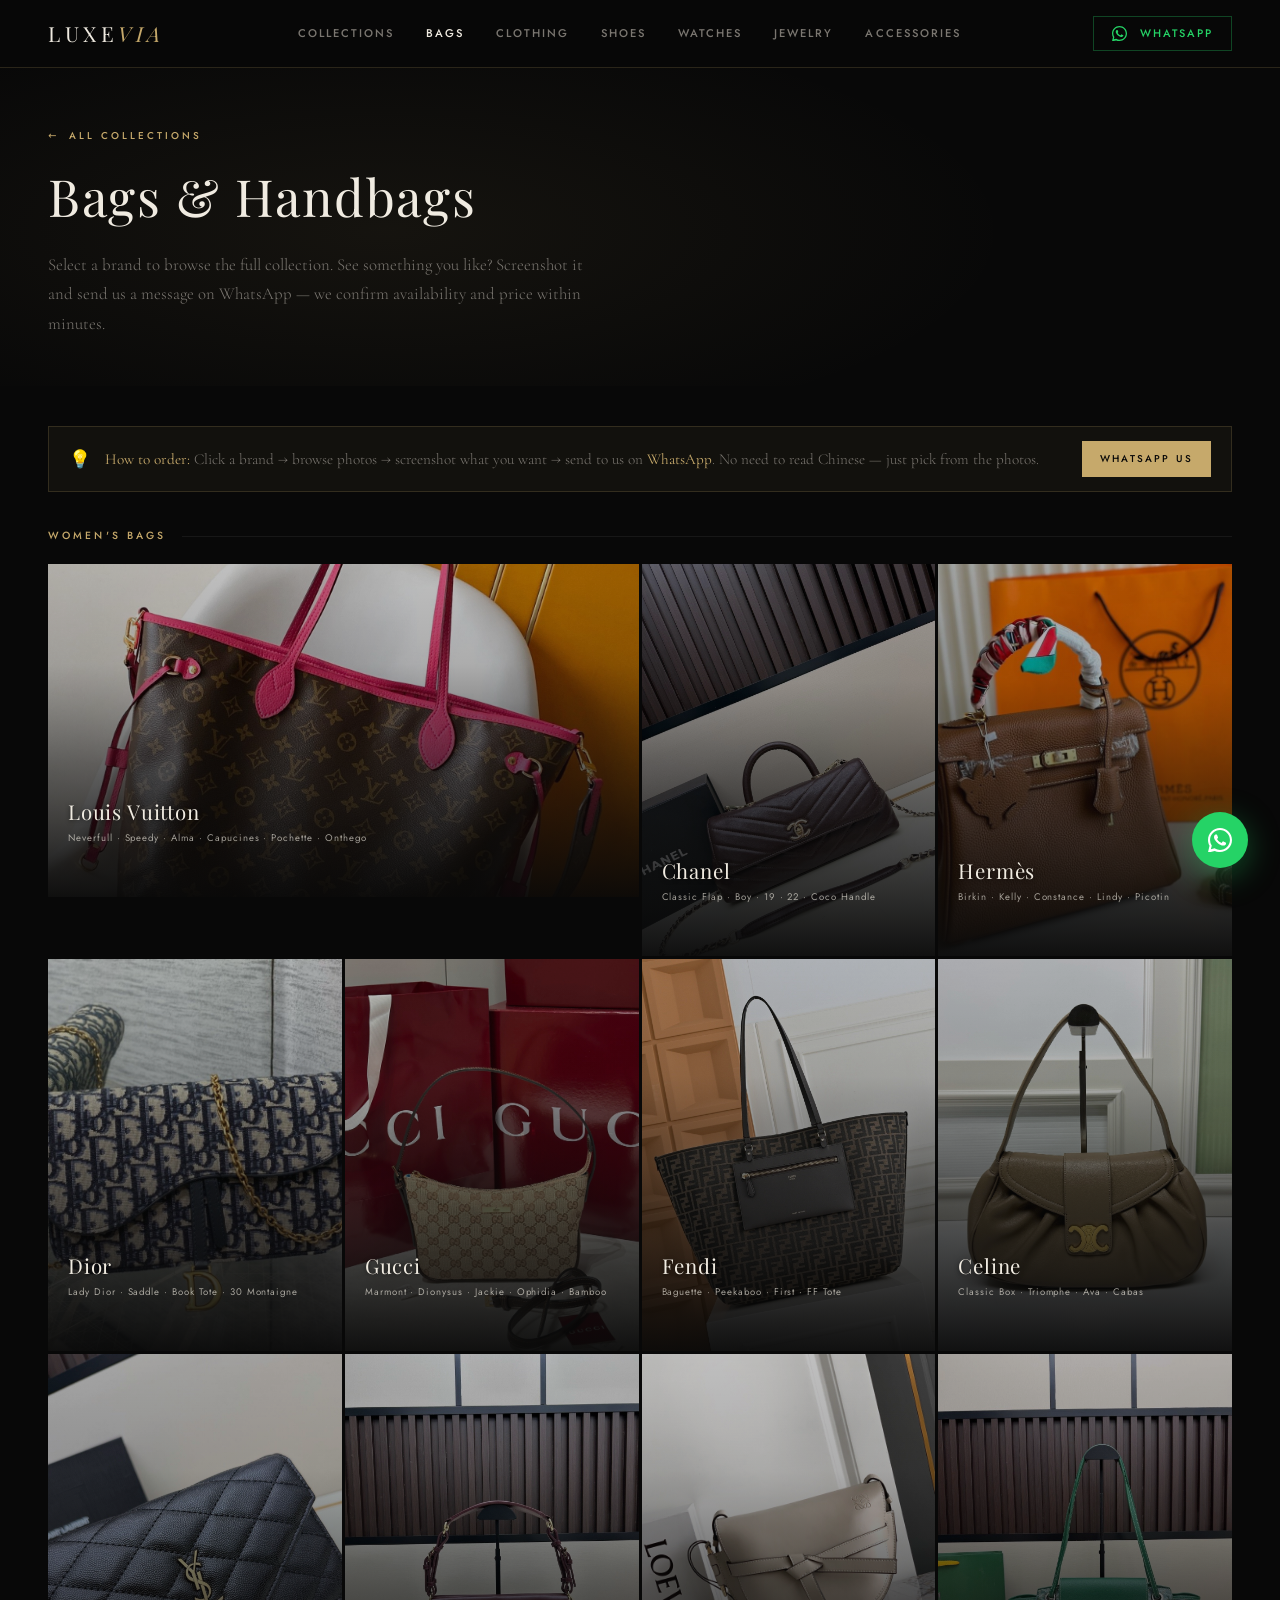
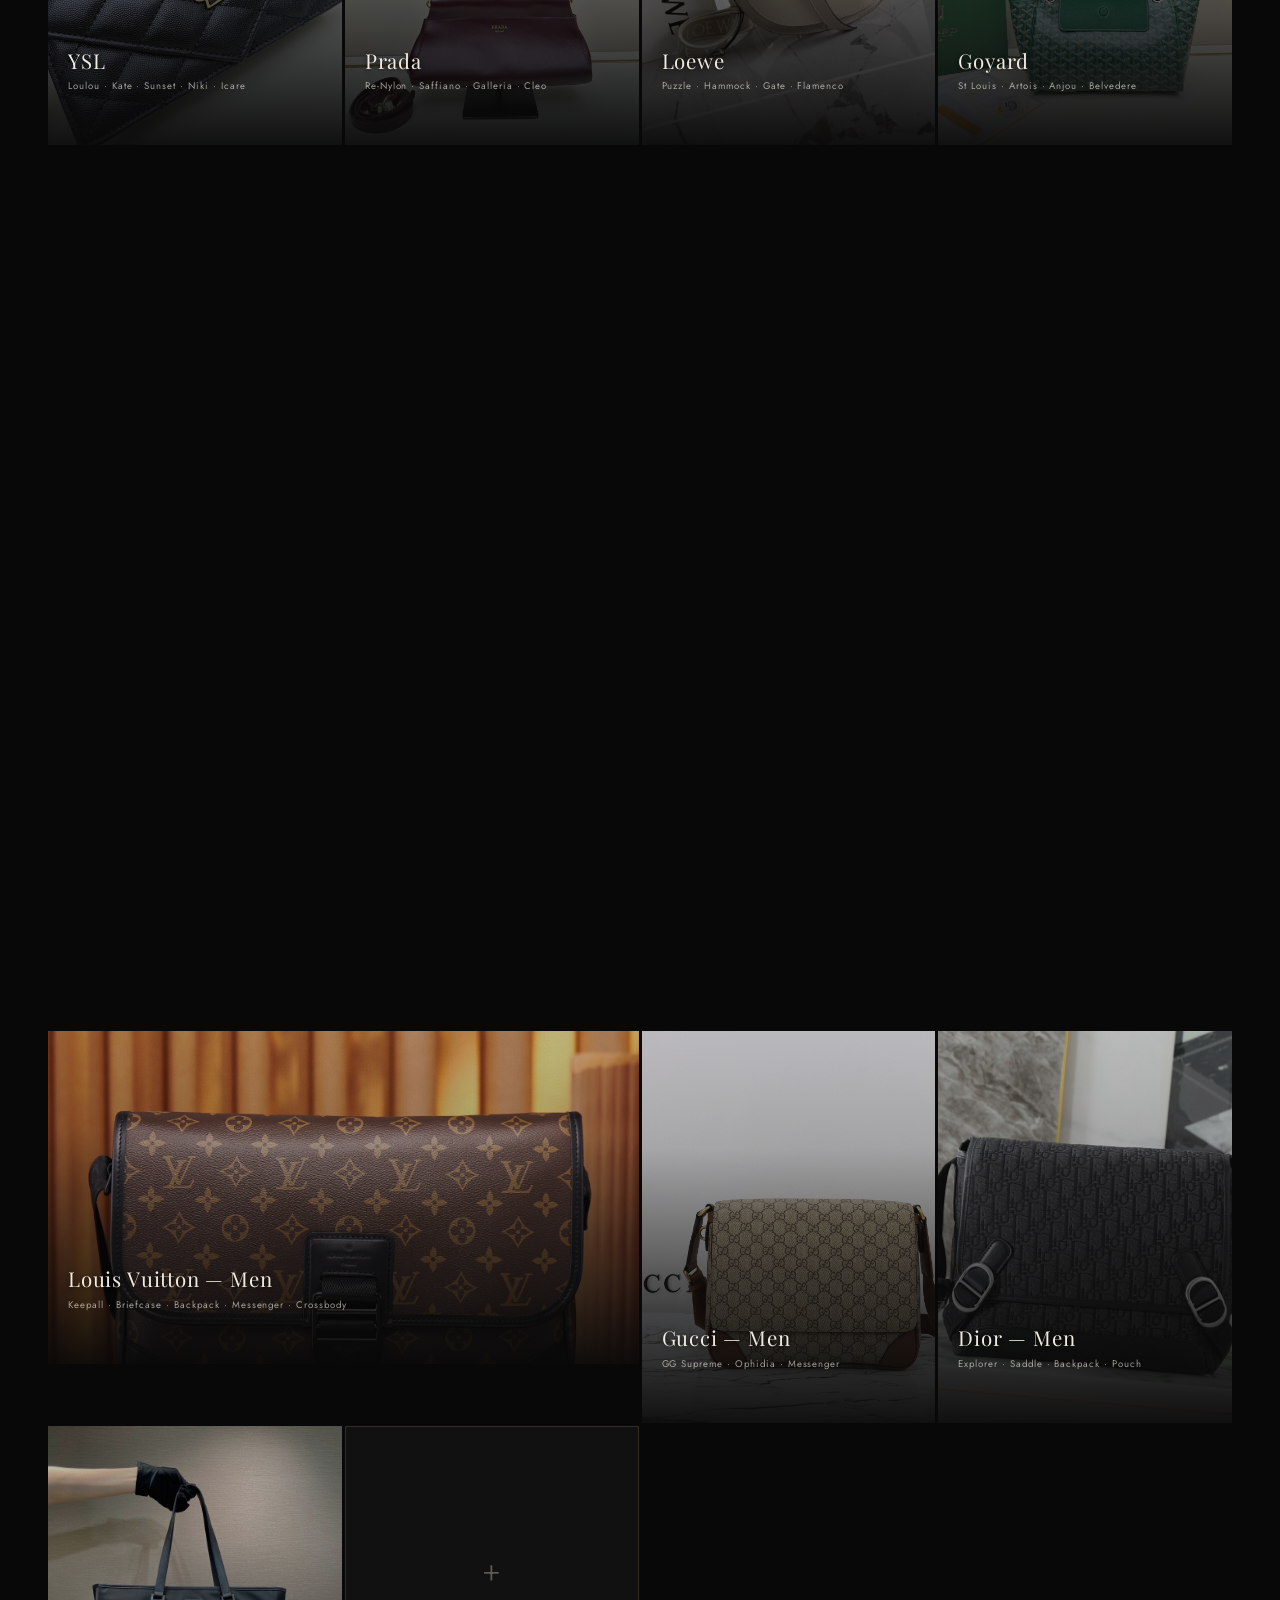
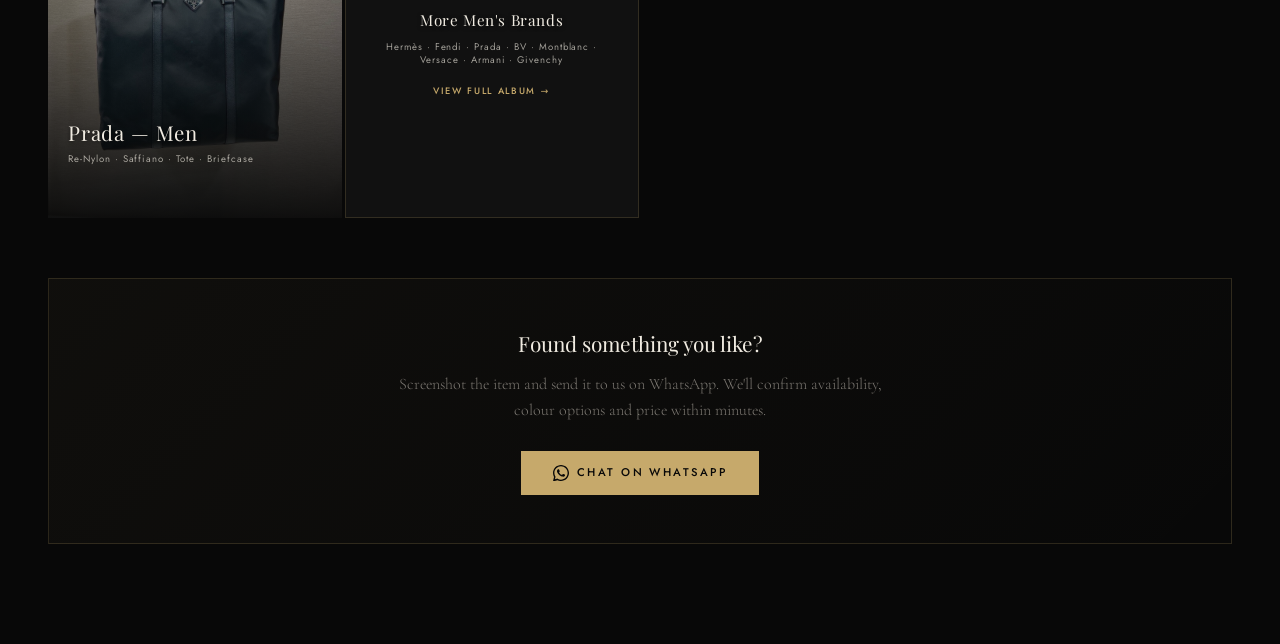
<file: bags.html>
<!DOCTYPE html>
<html lang="en">
<head>
<meta charset="UTF-8">
<meta name="viewport" content="width=device-width, initial-scale=1.0">
<title>Bags & Handbags — LUXEVIA</title>
<meta name="description" content="Luxury bags — LV, Chanel, Hermès, Gucci, Dior, Fendi, Celine, YSL, Prada, Balenciaga, Loewe, Goyard and more.">
<link rel="stylesheet" href="../css/style.css">
<style>
.brand-grid {
  display: grid;
  grid-template-columns: repeat(4, 1fr);
  gap: 3px;
  margin-bottom: 60px;
}
.brand-card {
  position: relative;
  overflow: hidden;
  background: var(--panel);
  aspect-ratio: 3/4;
  display: block;
  text-decoration: none;
  cursor: pointer;
}
.brand-card--wide { grid-column: span 2; aspect-ratio: 16/9; }

/* Real product photo */
.brand-card-photo {
  position: absolute; inset: 0;
  width: 100%; height: 100%;
  object-fit: cover;
  object-position: center;
  transition: transform 0.7s cubic-bezier(0.25,0.46,0.45,0.94);
  filter: brightness(0.75);
}
.brand-card:hover .brand-card-photo {
  transform: scale(1.06);
  filter: brightness(0.6);
}

/* Gradient overlay — heavier at bottom for text legibility */
.brand-card-overlay {
  position: absolute; inset: 0; z-index: 1;
  background: linear-gradient(
    to top,
    rgba(8,8,8,0.95) 0%,
    rgba(8,8,8,0.5) 40%,
    rgba(8,8,8,0.1) 70%,
    transparent 100%
  );
}
/* Gold sheen on hover */
.brand-card-sheen {
  position: absolute; inset: 0; z-index: 2;
  background: linear-gradient(135deg, rgba(198,169,107,0.12) 0%, transparent 60%);
  opacity: 0; transition: opacity 0.5s;
}
.brand-card:hover .brand-card-sheen { opacity: 1; }

/* Gold border on hover */
.brand-card-frame {
  position: absolute; inset: 0; z-index: 4;
  border: 1px solid transparent;
  transition: border-color 0.4s;
  pointer-events: none;
}
.brand-card:hover .brand-card-frame { border-color: rgba(198,169,107,0.6); }

/* Vertical accent line */
.brand-card-vline {
  position: absolute; top: 18px; left: 18px;
  width: 1px; height: 32px;
  background: linear-gradient(to bottom, var(--gold), transparent);
  z-index: 3; opacity: 0; transition: opacity 0.4s;
}
.brand-card:hover .brand-card-vline { opacity: 1; }

/* Text block */
.brand-card-info {
  position: absolute; bottom: 0; left: 0; right: 0;
  z-index: 3;
  padding: 18px 20px 16px;
}
.brand-card-tag {
  display: block;
  font-size: 0.56rem; font-weight: 500;
  letter-spacing: 0.28em; text-transform: uppercase;
  color: var(--gold);
  margin-bottom: 5px;
  opacity: 0; transform: translateY(5px);
  transition: all 0.3s 0.04s;
}
.brand-card:hover .brand-card-tag { opacity: 1; transform: translateY(0); }

.brand-card-name {
  display: block;
  font-family: 'Playfair Display', serif;
  font-size: clamp(0.95rem, 1.6vw, 1.35rem);
  font-weight: 400;
  color: var(--cream);
  letter-spacing: 0.04em;
  margin-bottom: 3px;
  text-shadow: 0 1px 4px rgba(0,0,0,0.6);
}
.brand-card-sub {
  display: block;
  font-size: 0.6rem; font-weight: 400;
  letter-spacing: 0.1em;
  color: rgba(240,235,225,0.65);
  margin-bottom: 10px;
  transition: color 0.3s;
  line-height: 1.4;
}
.brand-card:hover .brand-card-sub { color: var(--gold-light); }

.brand-card-cta {
  display: inline-flex; align-items: center; gap: 5px;
  font-size: 0.58rem; font-weight: 500;
  letter-spacing: 0.18em; text-transform: uppercase;
  color: var(--gold);
  opacity: 0; transform: translateY(4px);
  transition: all 0.3s 0.08s;
}
.brand-card:hover .brand-card-cta { opacity: 1; transform: translateY(0); }

/* Section label */
.section-label {
  display: flex; align-items: center; gap: 16px;
  margin-bottom: 20px; margin-top: 8px;
}
.section-label-text {
  font-size: 0.65rem; font-weight: 500;
  letter-spacing: 0.3em; text-transform: uppercase;
  color: var(--gold); white-space: nowrap;
}
.section-label-line {
  flex: 1; height: 1px;
  background: var(--border-sub);
}

/* Tip bar */
.tip-bar {
  display: flex; align-items: center; gap: 14px;
  padding: 14px 20px;
  background: rgba(198,169,107,0.05);
  border: 1px solid var(--border);
  margin-bottom: 36px;
  flex-wrap: wrap;
}
.tip-bar p {
  font-family: 'Cormorant Garamond', serif;
  font-size: 0.95rem; color: var(--muted); line-height: 1.5;
  flex: 1;
}
.tip-bar strong { color: var(--gold); font-weight: 400; }

/* No-photo fallback card */
.brand-card-bg-fallback {
  position: absolute; inset: 0;
  background: radial-gradient(ellipse at 60% 40%, #1a1208 0%, #080808 100%);
}

@media (max-width: 1024px) {
  .brand-grid { grid-template-columns: repeat(3,1fr); }
  .brand-card--wide { grid-column: span 2; }
}
@media (max-width: 640px) {
  .brand-grid { grid-template-columns: repeat(2,1fr); gap:2px; }
  .brand-card--wide { grid-column: span 2; aspect-ratio: 16/8; }
  .brand-card { aspect-ratio: 3/4; }
}
</style>
</head>
<body>

<nav id="nav">
  <a href="../index.html" class="nav-logo">Luxe<span>via</span></a>
  <ul class="nav-links">
    <li><a href="../index.html#catalog">Collections</a></li>
    <li><a href="bags.html" class="active">Bags</a></li>
    <li><a href="clothes.html">Clothing</a></li>
    <li><a href="shoes.html">Shoes</a></li>
    <li><a href="watches.html">Watches</a></li>
    <li><a href="jewelry.html">Jewelry</a></li>
    <li><a href="accessories.html">Accessories</a></li>
  </ul>
  <a href="https://wa.me/8615204002312" target="_blank" class="nav-wa">
    <svg width="15" height="15" viewBox="0 0 24 24" fill="currentColor"><path d="M17.472 14.382c-.297-.149-1.758-.867-2.03-.967-.273-.099-.471-.148-.67.15-.197.297-.767.966-.94 1.164-.173.199-.347.223-.644.075-.297-.15-1.255-.463-2.39-1.475-.883-.788-1.48-1.761-1.653-2.059-.173-.297-.018-.458.13-.606.134-.133.298-.347.446-.52.149-.174.198-.298.298-.497.099-.198.05-.371-.025-.52-.075-.149-.669-1.612-.916-2.207-.242-.579-.487-.5-.669-.51-.173-.008-.371-.01-.57-.01-.198 0-.52.074-.792.372-.272.297-1.04 1.016-1.04 2.479 0 1.462 1.065 2.875 1.213 3.074.149.198 2.096 3.2 5.077 4.487.709.306 1.262.489 1.694.625.712.227 1.36.195 1.871.118.571-.085 1.758-.719 2.006-1.413.248-.694.248-1.289.173-1.413-.074-.124-.272-.198-.57-.347z"/><path d="M12 0C5.373 0 0 5.373 0 12c0 2.126.558 4.121 1.532 5.856L.057 23.882a.5.5 0 00.611.61l6.054-1.47A11.935 11.935 0 0012 24c6.627 0 12-5.373 12-12S18.627 0 12 0zm0 21.938a9.9 9.9 0 01-5.031-1.37l-.361-.214-3.741.908.937-3.639-.235-.374A9.895 9.895 0 012.062 12C2.062 6.533 6.533 2.062 12 2.062S21.938 6.533 21.938 12 17.467 21.938 12 21.938z"/></svg>
    &nbsp;WhatsApp
  </a>
  <button class="nav-burger" id="nav-burger"><span></span><span></span><span></span></button>
</nav>
<div id="mobile-nav">
  <a href="../index.html">← Home</a>
  <a href="bags.html">Bags</a><a href="clothes.html">Clothing</a><a href="shoes.html">Shoes</a>
  <a href="watches.html">Watches</a><a href="jewelry.html">Jewelry</a>
  <a href="accessories.html">Accessories</a><a href="wallets.html">Wallets</a>
  <a href="https://wa.me/8615204002312" target="_blank" style="color:var(--whatsapp)">💬 WhatsApp</a>
</div>

<!-- Hero -->
<div class="cat-hero">
  <div class="cat-hero-bg"></div>
  <div class="cat-hero-inner">
    <a href="../index.html#catalog" class="cat-page-tag">All Collections</a>
    <h1 class="cat-page-h1">Bags &amp; Handbags</h1>
    <p class="cat-page-desc">Select a brand to browse the full collection. See something you like? Screenshot it and send us a message on WhatsApp — we confirm availability and price within minutes.</p>
  </div>
</div>

<section style="padding:40px 0 100px;">
  <div style="max-width:1320px;margin:0 auto;padding:0 48px;">

    <!-- Tip bar -->
    <div class="tip-bar reveal">
      <span style="font-size:1.1rem;flex-shrink:0">💡</span>
      <p><strong>How to order:</strong> Click a brand → browse photos → screenshot what you want → send to us on <strong>WhatsApp</strong>. No need to read Chinese — just pick from the photos.</p>
      <a href="https://wa.me/8615204002312" target="_blank" class="btn btn-gold" style="font-size:0.62rem;padding:10px 18px;flex-shrink:0;">WhatsApp Us</a>
    </div>

    <!-- WOMEN'S BAGS -->
    <div class="section-label reveal">
      <span class="section-label-text">Women's Bags</span>
      <div class="section-label-line"></div>
    </div>

    <div class="brand-grid">

      <!-- LV — wide featured -->
      <a href="https://jmp81314.x.yupoo.com/search/album?uid=1&q=LV" target="_blank" class="brand-card brand-card--wide reveal">
        <img src="../images/bags/lv.jpg" class="brand-card-photo" alt="Louis Vuitton">
        <div class="brand-card-overlay"></div>
        <div class="brand-card-sheen"></div>
        <div class="brand-card-frame"></div>
        <div class="brand-card-vline"></div>
        <div class="brand-card-info">
          <span class="brand-card-tag">Featured · Bestseller</span>
          <span class="brand-card-name">Louis Vuitton</span>
          <span class="brand-card-sub">Neverfull · Speedy · Alma · Capucines · Pochette · Onthego</span>
          <span class="brand-card-cta">Browse Collection →</span>
        </div>
      </a>

      <!-- Chanel -->
      <a href="https://jmp81314.x.yupoo.com/search/album?uid=1&q=CHANEL" target="_blank" class="brand-card reveal">
        <img src="../images/bags/chanel.jpg" class="brand-card-photo" alt="Chanel">
        <div class="brand-card-overlay"></div><div class="brand-card-sheen"></div>
        <div class="brand-card-frame"></div><div class="brand-card-vline"></div>
        <div class="brand-card-info">
          <span class="brand-card-tag">Iconic</span>
          <span class="brand-card-name">Chanel</span>
          <span class="brand-card-sub">Classic Flap · Boy · 19 · 22 · Coco Handle</span>
          <span class="brand-card-cta">Browse Collection →</span>
        </div>
      </a>

      <!-- Hermès -->
      <a href="https://jmp81314.x.yupoo.com/search/album?uid=1&q=HERMES" target="_blank" class="brand-card reveal">
        <img src="../images/bags/hermes.jpg" class="brand-card-photo" alt="Hermès">
        <div class="brand-card-overlay"></div><div class="brand-card-sheen"></div>
        <div class="brand-card-frame"></div><div class="brand-card-vline"></div>
        <div class="brand-card-info">
          <span class="brand-card-tag">Ultra Luxury</span>
          <span class="brand-card-name">Hermès</span>
          <span class="brand-card-sub">Birkin · Kelly · Constance · Lindy · Picotin</span>
          <span class="brand-card-cta">Browse Collection →</span>
        </div>
      </a>

      <!-- Dior -->
      <a href="https://jmp81314.x.yupoo.com/search/album?uid=1&q=DIOR" target="_blank" class="brand-card reveal">
        <img src="../images/bags/dior.jpg" class="brand-card-photo" alt="Dior">
        <div class="brand-card-overlay"></div><div class="brand-card-sheen"></div>
        <div class="brand-card-frame"></div><div class="brand-card-vline"></div>
        <div class="brand-card-info">
          <span class="brand-card-tag">Parisian Chic</span>
          <span class="brand-card-name">Dior</span>
          <span class="brand-card-sub">Lady Dior · Saddle · Book Tote · 30 Montaigne</span>
          <span class="brand-card-cta">Browse Collection →</span>
        </div>
      </a>

      <!-- Gucci -->
      <a href="https://jmp81314.x.yupoo.com/search/album?uid=1&q=GUCCI" target="_blank" class="brand-card reveal">
        <img src="../images/bags/gucci.jpg" class="brand-card-photo" alt="Gucci">
        <div class="brand-card-overlay"></div><div class="brand-card-sheen"></div>
        <div class="brand-card-frame"></div><div class="brand-card-vline"></div>
        <div class="brand-card-info">
          <span class="brand-card-tag">Italian Luxury</span>
          <span class="brand-card-name">Gucci</span>
          <span class="brand-card-sub">Marmont · Dionysus · Jackie · Ophidia · Bamboo</span>
          <span class="brand-card-cta">Browse Collection →</span>
        </div>
      </a>

      <!-- Fendi -->
      <a href="https://jmp81314.x.yupoo.com/search/album?uid=1&q=FENDI" target="_blank" class="brand-card reveal">
        <img src="../images/bags/fendi.jpg" class="brand-card-photo" alt="Fendi">
        <div class="brand-card-overlay"></div><div class="brand-card-sheen"></div>
        <div class="brand-card-frame"></div><div class="brand-card-vline"></div>
        <div class="brand-card-info">
          <span class="brand-card-tag">Rome</span>
          <span class="brand-card-name">Fendi</span>
          <span class="brand-card-sub">Baguette · Peekaboo · First · FF Tote</span>
          <span class="brand-card-cta">Browse Collection →</span>
        </div>
      </a>

      <!-- Celine -->
      <a href="https://jmp81314.x.yupoo.com/search/album?uid=1&q=CELINE" target="_blank" class="brand-card reveal">
        <img src="../images/bags/celine.jpg" class="brand-card-photo" alt="Celine">
        <div class="brand-card-overlay"></div><div class="brand-card-sheen"></div>
        <div class="brand-card-frame"></div><div class="brand-card-vline"></div>
        <div class="brand-card-info">
          <span class="brand-card-tag">Minimalist</span>
          <span class="brand-card-name">Celine</span>
          <span class="brand-card-sub">Classic Box · Triomphe · Ava · Cabas</span>
          <span class="brand-card-cta">Browse Collection →</span>
        </div>
      </a>

      <!-- YSL -->
      <a href="https://jmp81314.x.yupoo.com/search/album?uid=1&q=YSL" target="_blank" class="brand-card reveal">
        <img src="../images/bags/ysl.jpg" class="brand-card-photo" alt="YSL Saint Laurent">
        <div class="brand-card-overlay"></div><div class="brand-card-sheen"></div>
        <div class="brand-card-frame"></div><div class="brand-card-vline"></div>
        <div class="brand-card-info">
          <span class="brand-card-tag">Saint Laurent</span>
          <span class="brand-card-name">YSL</span>
          <span class="brand-card-sub">Loulou · Kate · Sunset · Niki · Icare</span>
          <span class="brand-card-cta">Browse Collection →</span>
        </div>
      </a>

      <!-- Prada -->
      <a href="https://jmp81314.x.yupoo.com/search/album?uid=1&q=PRADA" target="_blank" class="brand-card reveal">
        <img src="../images/bags/prada.jpg" class="brand-card-photo" alt="Prada">
        <div class="brand-card-overlay"></div><div class="brand-card-sheen"></div>
        <div class="brand-card-frame"></div><div class="brand-card-vline"></div>
        <div class="brand-card-info">
          <span class="brand-card-tag">Milan</span>
          <span class="brand-card-name">Prada</span>
          <span class="brand-card-sub">Re-Nylon · Saffiano · Galleria · Cleo</span>
          <span class="brand-card-cta">Browse Collection →</span>
        </div>
      </a>

      <!-- Loewe -->
      <a href="https://jmp81314.x.yupoo.com/search/album?uid=1&q=LOEWE" target="_blank" class="brand-card reveal">
        <img src="../images/bags/loewe.jpg" class="brand-card-photo" alt="Loewe">
        <div class="brand-card-overlay"></div><div class="brand-card-sheen"></div>
        <div class="brand-card-frame"></div><div class="brand-card-vline"></div>
        <div class="brand-card-info">
          <span class="brand-card-tag">Madrid</span>
          <span class="brand-card-name">Loewe</span>
          <span class="brand-card-sub">Puzzle · Hammock · Gate · Flamenco</span>
          <span class="brand-card-cta">Browse Collection →</span>
        </div>
      </a>

      <!-- Goyard -->
      <a href="https://jmp81314.x.yupoo.com/search/album?uid=1&q=Goyard" target="_blank" class="brand-card reveal">
        <img src="../images/bags/goyard.jpg" class="brand-card-photo" alt="Goyard">
        <div class="brand-card-overlay"></div><div class="brand-card-sheen"></div>
        <div class="brand-card-frame"></div><div class="brand-card-vline"></div>
        <div class="brand-card-info">
          <span class="brand-card-tag">Rare · Paris</span>
          <span class="brand-card-name">Goyard</span>
          <span class="brand-card-sub">St Louis · Artois · Anjou · Belvedere</span>
          <span class="brand-card-cta">Browse Collection →</span>
        </div>
      </a>

      <!-- Miu Miu -->
      <a href="https://jmp81314.x.yupoo.com/search/album?uid=1&q=MiuMiu" target="_blank" class="brand-card reveal">
        <img src="../images/bags/miumiu.jpg" class="brand-card-photo" alt="Miu Miu">
        <div class="brand-card-overlay"></div><div class="brand-card-sheen"></div>
        <div class="brand-card-frame"></div><div class="brand-card-vline"></div>
        <div class="brand-card-info">
          <span class="brand-card-tag">Trending Now</span>
          <span class="brand-card-name">Miu Miu</span>
          <span class="brand-card-sub">Wander · Arcadie · Ivy · Madras · Tote</span>
          <span class="brand-card-cta">Browse Collection →</span>
        </div>
      </a>

      <!-- Valentino -->
      <a href="https://jmp81314.x.yupoo.com/search/album?uid=1&q=VALENTINO" target="_blank" class="brand-card reveal">
        <img src="../images/bags/valentino.jpg" class="brand-card-photo" alt="Valentino">
        <div class="brand-card-overlay"></div><div class="brand-card-sheen"></div>
        <div class="brand-card-frame"></div><div class="brand-card-vline"></div>
        <div class="brand-card-info">
          <span class="brand-card-tag">Rome</span>
          <span class="brand-card-name">Valentino</span>
          <span class="brand-card-sub">Rockstud · Locò · VLogo · Roman Stud</span>
          <span class="brand-card-cta">Browse Collection →</span>
        </div>
      </a>

      <!-- Burberry -->
      <a href="https://jmp81314.x.yupoo.com/search/album?uid=1&q=BURBERRY" target="_blank" class="brand-card reveal">
        <img src="../images/bags/burberry.jpg" class="brand-card-photo" alt="Burberry">
        <div class="brand-card-overlay"></div><div class="brand-card-sheen"></div>
        <div class="brand-card-frame"></div><div class="brand-card-vline"></div>
        <div class="brand-card-info">
          <span class="brand-card-tag">British Heritage</span>
          <span class="brand-card-name">Burberry</span>
          <span class="brand-card-sub">TB · Lola · Shield · Check · Bucket</span>
          <span class="brand-card-cta">Browse Collection →</span>
        </div>
      </a>

      <!-- Coach -->
      <a href="https://jmp81314.x.yupoo.com/search/album?uid=1&q=COACH" target="_blank" class="brand-card reveal">
        <img src="../images/bags/coach.jpg" class="brand-card-photo" alt="Coach">
        <div class="brand-card-overlay"></div><div class="brand-card-sheen"></div>
        <div class="brand-card-frame"></div><div class="brand-card-vline"></div>
        <div class="brand-card-info">
          <span class="brand-card-tag">New York</span>
          <span class="brand-card-name">Coach</span>
          <span class="brand-card-sub">Tabby · Pillow · Willow · Cargo · Tote</span>
          <span class="brand-card-cta">Browse Collection →</span>
        </div>
      </a>

      <!-- Tory Burch -->
      <a href="https://jmp81314.x.yupoo.com/search/album?uid=1&q=TORY%20BURCH" target="_blank" class="brand-card reveal">
        <img src="../images/bags/toryburch.jpg" class="brand-card-photo" alt="Tory Burch">
        <div class="brand-card-overlay"></div><div class="brand-card-sheen"></div>
        <div class="brand-card-frame"></div><div class="brand-card-vline"></div>
        <div class="brand-card-info">
          <span class="brand-card-tag">New York</span>
          <span class="brand-card-name">Tory Burch</span>
          <span class="brand-card-sub">Eleanor · Fleming · Perry · Kira · T Monogram</span>
          <span class="brand-card-cta">Browse Collection →</span>
        </div>
      </a>

    </div>

    <!-- MEN'S BAGS -->
    <div class="section-label reveal" style="margin-top:20px;">
      <span class="section-label-text">Men's Bags</span>
      <div class="section-label-line"></div>
    </div>

    <div class="brand-grid">
      <a href="https://jmp81314.x.yupoo.com/search/album?uid=1&q=%E7%94%B7%E5%8C%85LV" target="_blank" class="brand-card brand-card--wide reveal">
        <img src="../images/bags/lv-men.jpg" class="brand-card-photo" alt="LV Men">
        <div class="brand-card-overlay"></div><div class="brand-card-sheen"></div>
        <div class="brand-card-frame"></div><div class="brand-card-vline"></div>
        <div class="brand-card-info">
          <span class="brand-card-tag">Men · Bestseller</span>
          <span class="brand-card-name">Louis Vuitton — Men</span>
          <span class="brand-card-sub">Keepall · Briefcase · Backpack · Messenger · Crossbody</span>
          <span class="brand-card-cta">Browse Collection →</span>
        </div>
      </a>

      <a href="https://jmp81314.x.yupoo.com/search/album?uid=1&q=%E7%94%B7%E5%8C%85GUCCI" target="_blank" class="brand-card reveal">
        <img src="../images/bags/gucci-men.jpg" class="brand-card-photo" alt="Gucci Men">
        <div class="brand-card-overlay"></div><div class="brand-card-sheen"></div>
        <div class="brand-card-frame"></div><div class="brand-card-vline"></div>
        <div class="brand-card-info">
          <span class="brand-card-tag">Men</span>
          <span class="brand-card-name">Gucci — Men</span>
          <span class="brand-card-sub">GG Supreme · Ophidia · Messenger</span>
          <span class="brand-card-cta">Browse Collection →</span>
        </div>
      </a>

      <a href="https://jmp81314.x.yupoo.com/search/album?uid=1&q=%E7%94%B7%E5%8C%85DIOR" target="_blank" class="brand-card reveal">
        <img src="../images/bags/dior-men.jpg" class="brand-card-photo" alt="Dior Men">
        <div class="brand-card-overlay"></div><div class="brand-card-sheen"></div>
        <div class="brand-card-frame"></div><div class="brand-card-vline"></div>
        <div class="brand-card-info">
          <span class="brand-card-tag">Men</span>
          <span class="brand-card-name">Dior — Men</span>
          <span class="brand-card-sub">Explorer · Saddle · Backpack · Pouch</span>
          <span class="brand-card-cta">Browse Collection →</span>
        </div>
      </a>

      <a href="https://jmp81314.x.yupoo.com/search/album?uid=1&q=%E7%94%B7%E5%8C%85PRADA" target="_blank" class="brand-card reveal">
        <img src="../images/bags/prada-men.jpg" class="brand-card-photo" alt="Prada Men">
        <div class="brand-card-overlay"></div><div class="brand-card-sheen"></div>
        <div class="brand-card-frame"></div><div class="brand-card-vline"></div>
        <div class="brand-card-info">
          <span class="brand-card-tag">Men</span>
          <span class="brand-card-name">Prada — Men</span>
          <span class="brand-card-sub">Re-Nylon · Saffiano · Tote · Briefcase</span>
          <span class="brand-card-cta">Browse Collection →</span>
        </div>
      </a>

      <a href="https://jmp81314.x.yupoo.com/albums" target="_blank" class="brand-card reveal" style="background:var(--off-black);border:1px solid var(--border);">
        <div class="brand-card-overlay" style="background:none;"></div>
        <div class="brand-card-frame"></div>
        <div style="position:absolute;inset:0;display:flex;flex-direction:column;align-items:center;justify-content:center;padding:24px;text-align:center;z-index:2;">
          <span style="font-size:2rem;margin-bottom:12px;opacity:0.35">+</span>
          <span class="brand-card-name" style="display:block;margin-bottom:8px;font-size:0.95rem;">More Men's Brands</span>
          <span class="brand-card-sub" style="display:block;margin-bottom:16px;font-size:0.6rem;">Hermès · Fendi · Prada · BV · Montblanc · Versace · Armani · Givenchy</span>
          <span style="font-size:0.58rem;font-weight:500;letter-spacing:0.18em;text-transform:uppercase;color:var(--gold);">View Full Album →</span>
        </div>
      </a>
    </div>

    <!-- Bottom CTA -->
    <div class="reveal" style="text-align:center;padding:48px 40px;border:1px solid var(--border);background:linear-gradient(135deg,rgba(198,169,107,0.04),transparent);">
      <p style="font-family:'Playfair Display',serif;font-size:1.3rem;color:var(--cream);margin-bottom:12px;">Found something you like?</p>
      <p style="font-family:'Cormorant Garamond',serif;font-size:1rem;color:var(--muted);margin-bottom:28px;max-width:500px;margin-left:auto;margin-right:auto;">Screenshot the item and send it to us on WhatsApp. We'll confirm availability, colour options and price within minutes.</p>
      <a href="https://wa.me/8615204002312?text=Hi%20Luxevia%2C%20I%20found%20a%20bag%20I%27m%20interested%20in" target="_blank" class="btn btn-gold">
        <svg width="16" height="16" viewBox="0 0 24 24" fill="currentColor"><path d="M17.472 14.382c-.297-.149-1.758-.867-2.03-.967-.273-.099-.471-.148-.67.15-.197.297-.767.966-.94 1.164-.173.199-.347.223-.644.075-.297-.15-1.255-.463-2.39-1.475-.883-.788-1.48-1.761-1.653-2.059-.173-.297-.018-.458.13-.606.134-.133.298-.347.446-.52.149-.174.198-.298.298-.497.099-.198.05-.371-.025-.52-.075-.149-.669-1.612-.916-2.207-.242-.579-.487-.5-.669-.51-.173-.008-.371-.01-.57-.01-.198 0-.52.074-.792.372-.272.297-1.04 1.016-1.04 2.479 0 1.462 1.065 2.875 1.213 3.074.149.198 2.096 3.2 5.077 4.487.709.306 1.262.489 1.694.625.712.227 1.36.195 1.871.118.571-.085 1.758-.719 2.006-1.413.248-.694.248-1.289.173-1.413-.074-.124-.272-.198-.57-.347z"/><path d="M12 0C5.373 0 0 5.373 0 12c0 2.126.558 4.121 1.532 5.856L.057 23.882a.5.5 0 00.611.61l6.054-1.47A11.935 11.935 0 0012 24c6.627 0 12-5.373 12-12S18.627 0 12 0zm0 21.938a9.9 9.9 0 01-5.031-1.37l-.361-.214-3.741.908.937-3.639-.235-.374A9.895 9.895 0 012.062 12C2.062 6.533 6.533 2.062 12 2.062S21.938 6.533 21.938 12 17.467 21.938 12 21.938z"/></svg>
        Chat on WhatsApp
      </a>
    </div>

  </div>
</section>

<a href="https://wa.me/8615204002312" target="_blank" id="wa-float">
  <span class="wa-icon"><svg width="24" height="24" viewBox="0 0 24 24" fill="white"><path d="M17.472 14.382c-.297-.149-1.758-.867-2.03-.967-.273-.099-.471-.148-.67.15-.197.297-.767.966-.94 1.164-.173.199-.347.223-.644.075-.297-.15-1.255-.463-2.39-1.475-.883-.788-1.48-1.761-1.653-2.059-.173-.297-.018-.458.13-.606.134-.133.298-.347.446-.52.149-.174.198-.298.298-.497.099-.198.05-.371-.025-.52-.075-.149-.669-1.612-.916-2.207-.242-.579-.487-.5-.669-.51-.173-.008-.371-.01-.57-.01-.198 0-.52.074-.792.372-.272.297-1.04 1.016-1.04 2.479 0 1.462 1.065 2.875 1.213 3.074.149.198 2.096 3.2 5.077 4.487.709.306 1.262.489 1.694.625.712.227 1.36.195 1.871.118.571-.085 1.758-.719 2.006-1.413.248-.694.248-1.289.173-1.413-.074-.124-.272-.198-.57-.347z"/><path d="M12 0C5.373 0 0 5.373 0 12c0 2.126.558 4.121 1.532 5.856L.057 23.882a.5.5 0 00.611.61l6.054-1.47A11.935 11.935 0 0012 24c6.627 0 12-5.373 12-12S18.627 0 12 0zm0 21.938a9.9 9.9 0 01-5.031-1.37l-.361-.214-3.741.908.937-3.639-.235-.374A9.895 9.895 0 012.062 12C2.062 6.533 6.533 2.062 12 2.062S21.938 6.533 21.938 12 17.467 21.938 12 21.938z"/></svg></span>
  <span class="wa-label">Chat with Us</span>
</a>
<script src="../js/main.js"></script>
</body>
</html>
</file>
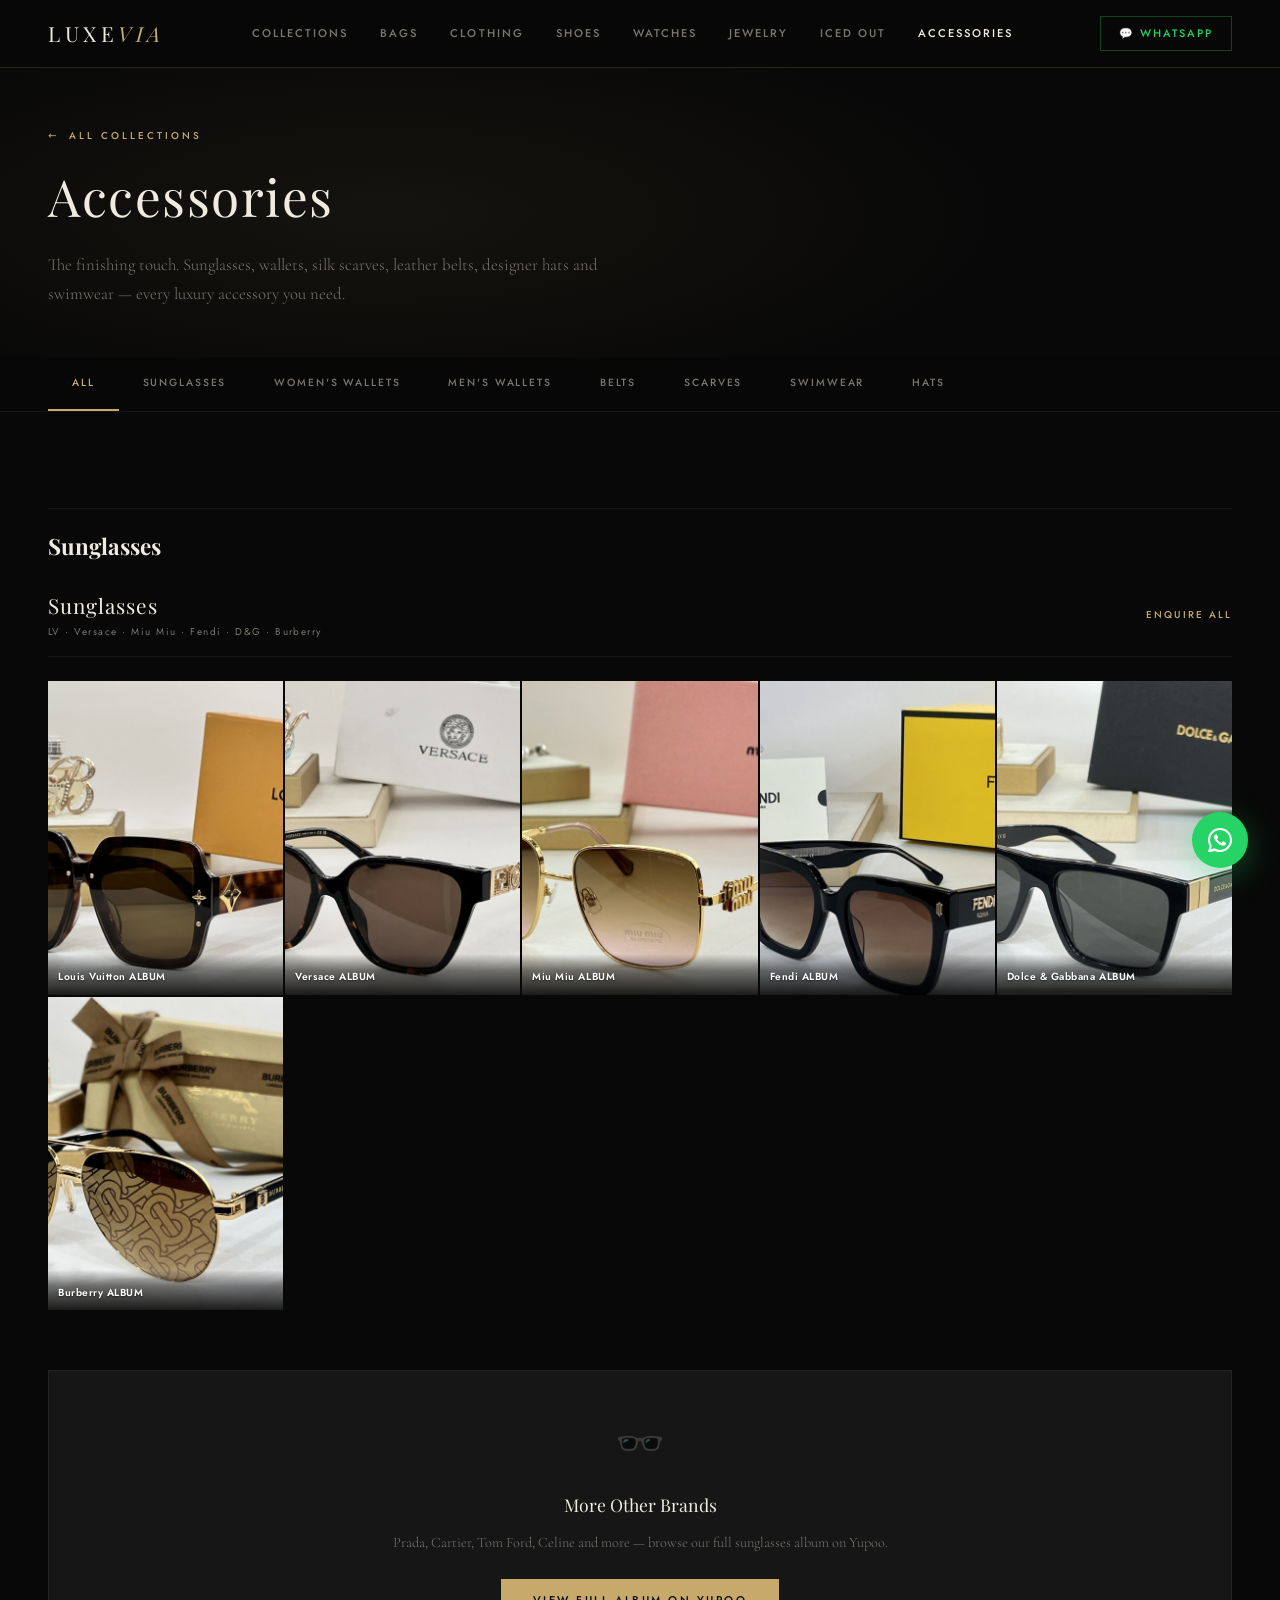
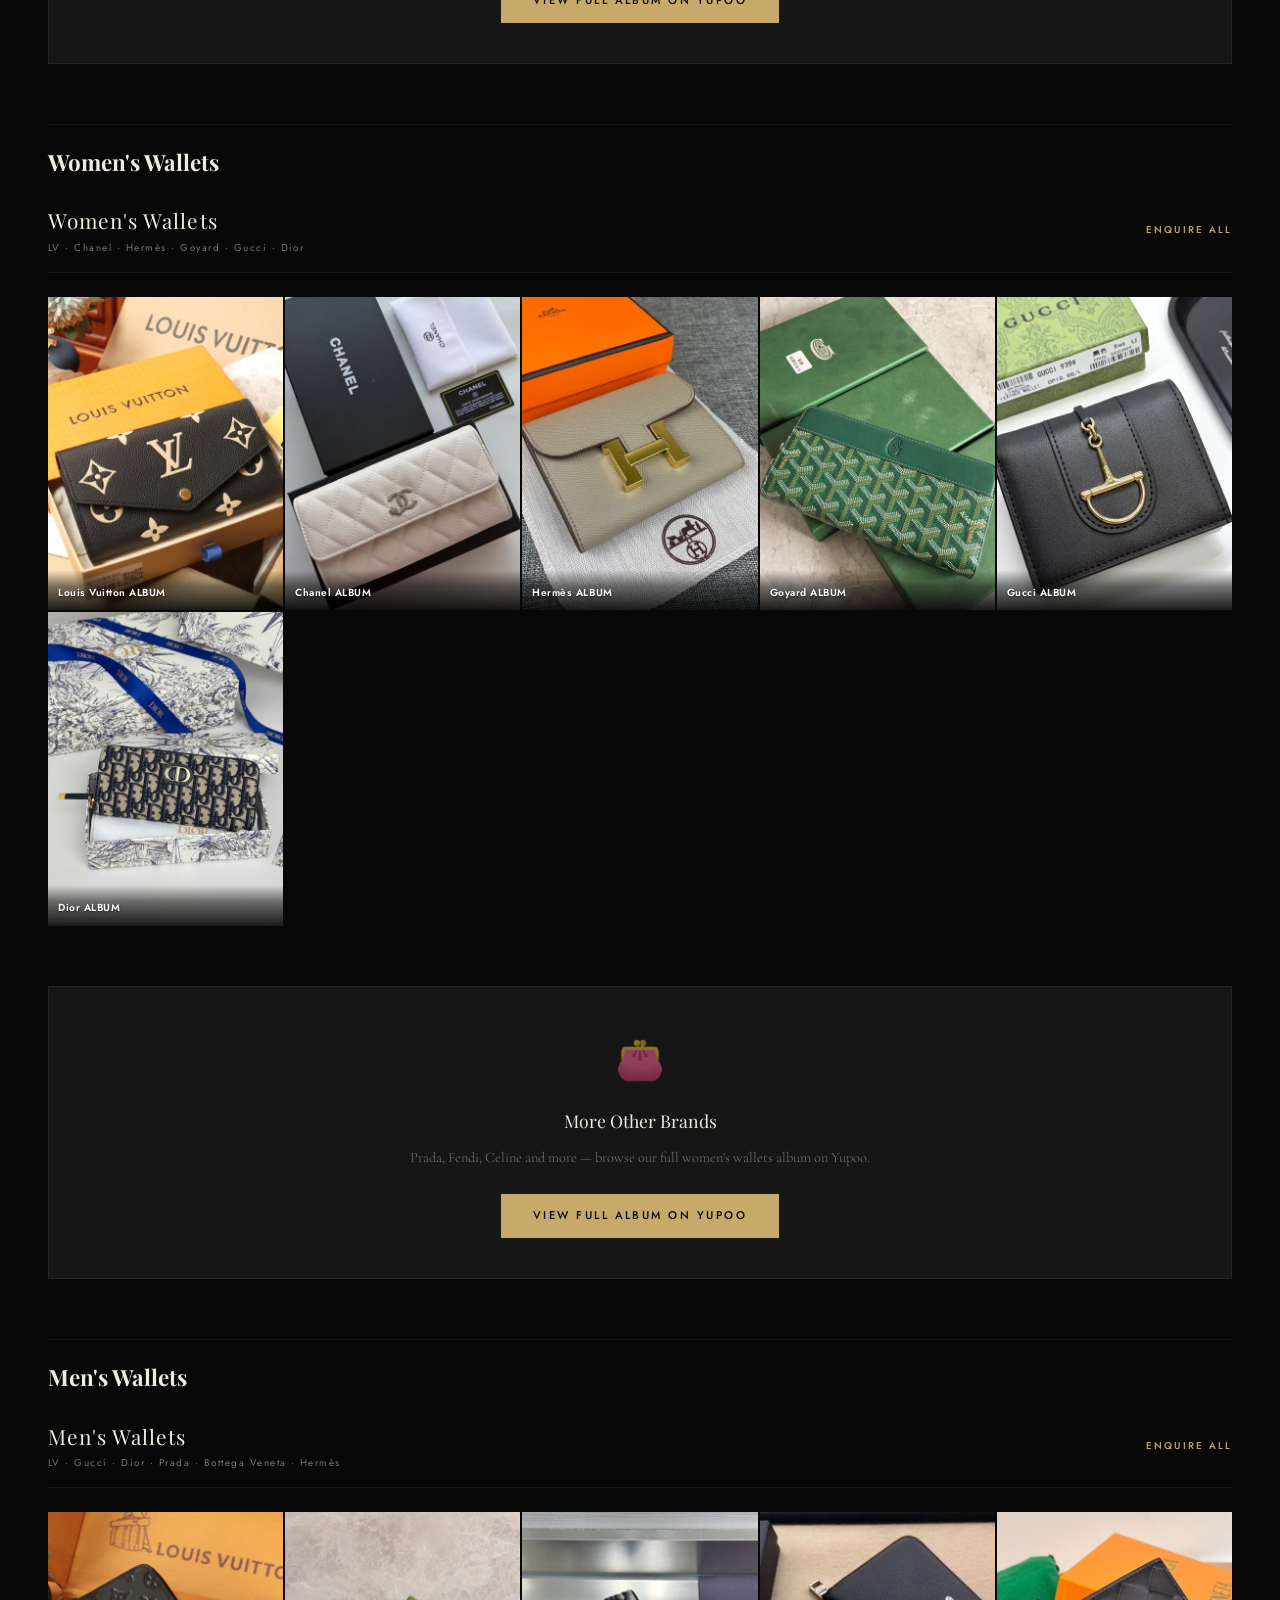
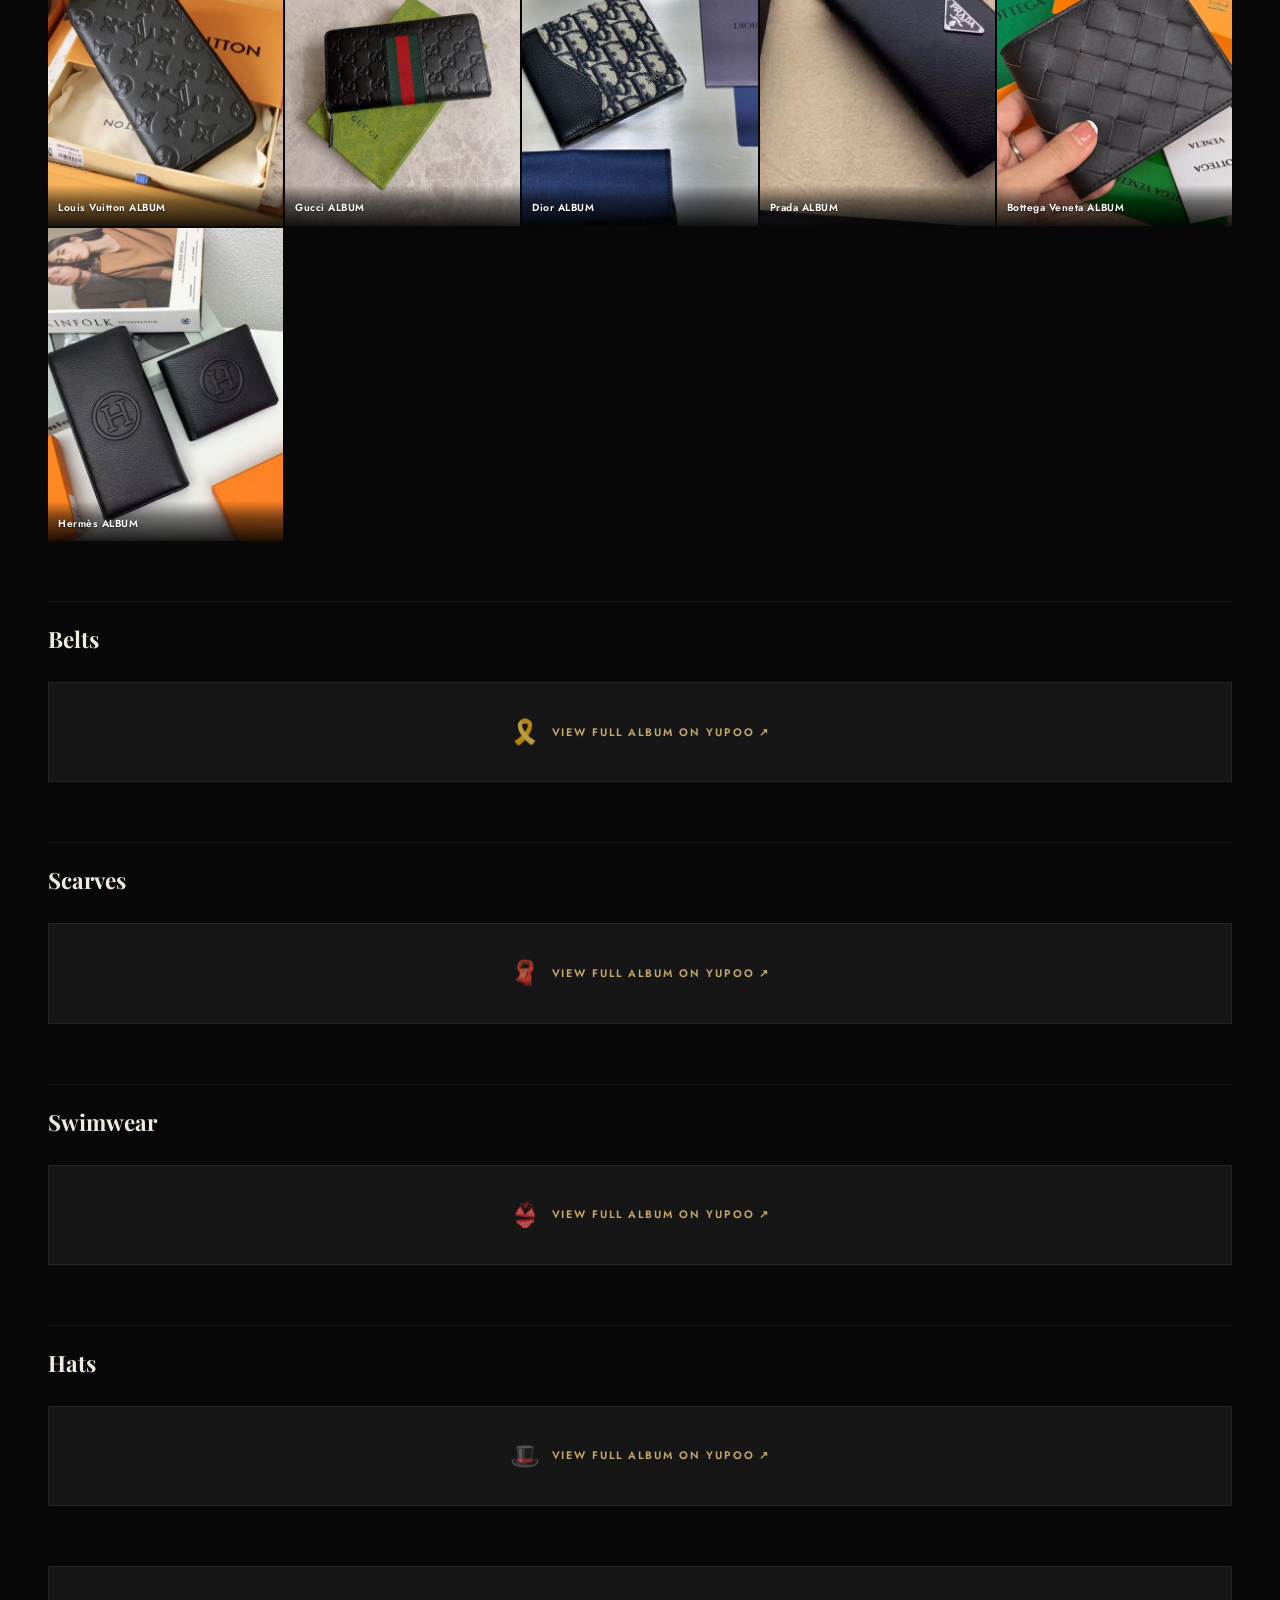
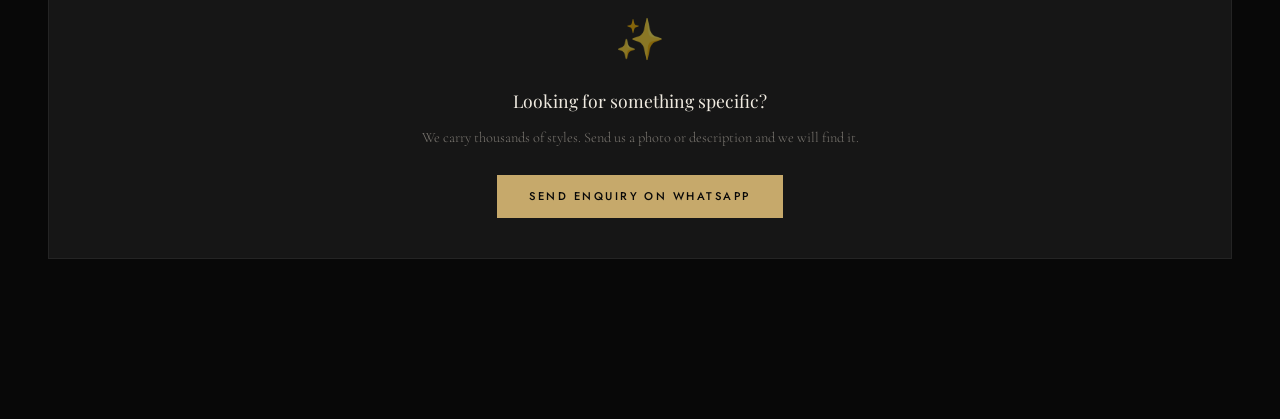
<file: pages/accessories.html>
<!DOCTYPE html>
<html lang="en">
<head>
<meta charset="UTF-8"><meta name="viewport" content="width=device-width, initial-scale=1.0">
<title>Accessories — LUXEVIA</title>
<meta name="description" content="Luxury sunglasses, wallets, belts, scarves, hats and swimwear">
<link rel="stylesheet" href="../css/style.css">
</head><body>
<nav id="nav">
  <a href="../index.html" class="nav-logo">Luxe<span>via</span></a>
  <ul class="nav-links">
    <li><a href="../index.html#catalog">Collections</a></li>
    <li><a href="bags.html">Bags</a></li>
    <li><a href="clothes.html">Clothing</a></li>
    <li><a href="shoes.html">Shoes</a></li>
    <li><a href="watches.html">Watches</a></li>
    <li><a href="jewelry.html">Jewelry</a></li>
    <li><a href="iced-out.html">Iced Out</a></li>
    <li><a href="accessories.html" class="active">Accessories</a></li>
  </ul>
  <a href="https://wa.me/8615204002312" target="_blank" class="nav-wa">💬 WhatsApp</a>
  <button class="nav-burger" id="nav-burger"><span></span><span></span><span></span></button>
</nav>
<div id="mobile-nav">
  <a href="../index.html">&#8592; Home</a><a href="bags.html">Bags</a><a href="clothes.html">Clothing</a>
  <a href="shoes.html">Shoes</a><a href="watches.html">Watches</a><a href="jewelry.html">Jewelry</a>
  <a href="iced-out.html">Iced Out</a><a href="accessories.html">Accessories</a>
  <a href="https://wa.me/8615204002312" target="_blank" style="color:var(--whatsapp)">WhatsApp</a>
</div>
<div class="cat-hero">
  <div class="cat-hero-bg"></div>
  <div class="cat-hero-inner">
    <a href="../index.html#catalog" class="cat-page-tag">All Collections</a>
    <h1 class="cat-page-h1">Accessories</h1>
    <p class="cat-page-desc">The finishing touch. Sunglasses, wallets, silk scarves, leather belts, designer hats and swimwear — every luxury accessory you need.</p>
  </div>
</div><div class="filter-bar"><div class="filter-inner"><button class="filter-btn active" data-filter="all">All</button>
    <button class="filter-btn" data-filter="sunglasses">Sunglasses</button>
    <button class="filter-btn" data-filter="womenswallets">Women's Wallets</button>
    <button class="filter-btn" data-filter="menswallets">Men's Wallets</button>
    <button class="filter-btn" data-filter="belts">Belts</button>
    <button class="filter-btn" data-filter="scarves">Scarves</button>
    <button class="filter-btn" data-filter="swimwear">Swimwear</button>
    <button class="filter-btn" data-filter="hats">Hats</button>
</div></div><section class="product-section"><div class="product-grid-wrap"><h2 id="sunglasses" style="font-family:Playfair Display,serif;font-size:1.4rem;color:var(--cream);margin:48px 0 24px;padding-top:20px;border-top:1px solid var(--border-sub)">Sunglasses</h2><div class="brand-section reveal" data-brand="sunglasses"><div class="brand-header"><div><div class="brand-name">Sunglasses</div><div class="brand-count">LV · Versace · Miu Miu · Fendi · D&G · Burberry</div></div><a href="https://wa.me/8615204002312?text=Hi%20Luxevia%2C%20I%27m%20interested%20in%20Sunglasses" target="_blank" class="brand-link">Enquire All</a></div><div class="product-grid"><a href="https://maggiedesign.x.yupoo.com/categories/440741?isSubCate=true" target="_blank" class="product-card" style="aspect-ratio:3/4;position:relative;display:block;overflow:hidden"><img src="../images/accessories/sunglasses/lv.jpg" alt="lv sunglasses" loading="lazy" style="width:100%;height:100%;object-fit:cover;display:block"><div style="position:absolute;bottom:0;left:0;right:0;padding:8px 10px 7px;background:linear-gradient(to top, rgba(0,0,0,0.88) 0%, rgba(0,0,0,0.5) 60%, transparent 100%);z-index:2"><span style="font-family:Jost,sans-serif;font-size:0.64rem;font-weight:600;letter-spacing:0.05em;color:#fff;text-shadow:0 1px 2px rgba(0,0,0,0.6)">Louis Vuitton ALBUM</span></div><div class="product-card-overlay"><span class="product-enquire" style="background:var(--gold);color:var(--black)">Open Album</span></div></a><a href="https://maggiedesign.x.yupoo.com/categories/440743?isSubCate=true" target="_blank" class="product-card" style="aspect-ratio:3/4;position:relative;display:block;overflow:hidden"><img src="../images/accessories/sunglasses/versace.jpg" alt="versace sunglasses" loading="lazy" style="width:100%;height:100%;object-fit:cover;display:block"><div style="position:absolute;bottom:0;left:0;right:0;padding:8px 10px 7px;background:linear-gradient(to top, rgba(0,0,0,0.88) 0%, rgba(0,0,0,0.5) 60%, transparent 100%);z-index:2"><span style="font-family:Jost,sans-serif;font-size:0.64rem;font-weight:600;letter-spacing:0.05em;color:#fff;text-shadow:0 1px 2px rgba(0,0,0,0.6)">Versace ALBUM</span></div><div class="product-card-overlay"><span class="product-enquire" style="background:var(--gold);color:var(--black)">Open Album</span></div></a><a href="https://maggiedesign.x.yupoo.com/categories/440762?isSubCate=true" target="_blank" class="product-card" style="aspect-ratio:3/4;position:relative;display:block;overflow:hidden"><img src="../images/accessories/sunglasses/miumiu.jpg" alt="miumiu sunglasses" loading="lazy" style="width:100%;height:100%;object-fit:cover;display:block"><div style="position:absolute;bottom:0;left:0;right:0;padding:8px 10px 7px;background:linear-gradient(to top, rgba(0,0,0,0.88) 0%, rgba(0,0,0,0.5) 60%, transparent 100%);z-index:2"><span style="font-family:Jost,sans-serif;font-size:0.64rem;font-weight:600;letter-spacing:0.05em;color:#fff;text-shadow:0 1px 2px rgba(0,0,0,0.6)">Miu Miu ALBUM</span></div><div class="product-card-overlay"><span class="product-enquire" style="background:var(--gold);color:var(--black)">Open Album</span></div></a><a href="https://maggiedesign.x.yupoo.com/categories/440774?isSubCate=true" target="_blank" class="product-card" style="aspect-ratio:3/4;position:relative;display:block;overflow:hidden"><img src="../images/accessories/sunglasses/fendi.jpg" alt="fendi sunglasses" loading="lazy" style="width:100%;height:100%;object-fit:cover;display:block"><div style="position:absolute;bottom:0;left:0;right:0;padding:8px 10px 7px;background:linear-gradient(to top, rgba(0,0,0,0.88) 0%, rgba(0,0,0,0.5) 60%, transparent 100%);z-index:2"><span style="font-family:Jost,sans-serif;font-size:0.64rem;font-weight:600;letter-spacing:0.05em;color:#fff;text-shadow:0 1px 2px rgba(0,0,0,0.6)">Fendi ALBUM</span></div><div class="product-card-overlay"><span class="product-enquire" style="background:var(--gold);color:var(--black)">Open Album</span></div></a><a href="https://maggiedesign.x.yupoo.com/categories/440775?isSubCate=true" target="_blank" class="product-card" style="aspect-ratio:3/4;position:relative;display:block;overflow:hidden"><img src="../images/accessories/sunglasses/dg.jpg" alt="dg sunglasses" loading="lazy" style="width:100%;height:100%;object-fit:cover;display:block"><div style="position:absolute;bottom:0;left:0;right:0;padding:8px 10px 7px;background:linear-gradient(to top, rgba(0,0,0,0.88) 0%, rgba(0,0,0,0.5) 60%, transparent 100%);z-index:2"><span style="font-family:Jost,sans-serif;font-size:0.64rem;font-weight:600;letter-spacing:0.05em;color:#fff;text-shadow:0 1px 2px rgba(0,0,0,0.6)">Dolce & Gabbana ALBUM</span></div><div class="product-card-overlay"><span class="product-enquire" style="background:var(--gold);color:var(--black)">Open Album</span></div></a><a href="https://maggiedesign.x.yupoo.com/categories/440793?isSubCate=true" target="_blank" class="product-card" style="aspect-ratio:3/4;position:relative;display:block;overflow:hidden"><img src="../images/accessories/sunglasses/burberry.jpg" alt="burberry sunglasses" loading="lazy" style="width:100%;height:100%;object-fit:cover;display:block"><div style="position:absolute;bottom:0;left:0;right:0;padding:8px 10px 7px;background:linear-gradient(to top, rgba(0,0,0,0.88) 0%, rgba(0,0,0,0.5) 60%, transparent 100%);z-index:2"><span style="font-family:Jost,sans-serif;font-size:0.64rem;font-weight:600;letter-spacing:0.05em;color:#fff;text-shadow:0 1px 2px rgba(0,0,0,0.6)">Burberry ALBUM</span></div><div class="product-card-overlay"><span class="product-enquire" style="background:var(--gold);color:var(--black)">Open Album</span></div></a></div></div>
<div style="margin-top:20px" class="brand-section reveal"><div style="padding:40px;border:1px solid var(--border-sub);text-align:center;background:var(--panel)"><div style="font-size:2.5rem;margin-bottom:16px;opacity:0.5">🕶️</div><p style="font-family:Playfair Display,serif;font-size:1.1rem;color:var(--cream);margin-bottom:10px">More Other Brands</p><p class="u-body" style="margin-bottom:24px;font-size:0.9rem">Prada, Cartier, Tom Ford, Celine and more — browse our full sunglasses album on Yupoo.</p><a href="https://maggiedesign.x.yupoo.com/categories/4346586" target="_blank" class="btn btn-gold">View Full Album on Yupoo</a></div></div>
<h2 id="womens-wallets" style="font-family:Playfair Display,serif;font-size:1.4rem;color:var(--cream);margin:48px 0 24px;padding-top:20px;border-top:1px solid var(--border-sub)">Women's Wallets</h2><div class="brand-section reveal" data-brand="womenswallets"><div class="brand-header"><div><div class="brand-name">Women's Wallets</div><div class="brand-count">LV · Chanel · Hermès · Goyard · Gucci · Dior</div></div><a href="https://wa.me/8615204002312?text=Hi%20Luxevia%2C%20I%27m%20interested%20in%20Women%27s%20Wallets" target="_blank" class="brand-link">Enquire All</a></div><div class="product-grid"><a href="https://shop668.x.yupoo.com/categories/144150?isSubCate=true" target="_blank" class="product-card" style="aspect-ratio:3/4;position:relative;display:block;overflow:hidden"><img src="../images/accessories/womens-wallets/lv.jpg" alt="lv wallet" loading="lazy" style="width:100%;height:100%;object-fit:cover;display:block"><div style="position:absolute;bottom:0;left:0;right:0;padding:8px 10px 7px;background:linear-gradient(to top, rgba(0,0,0,0.88) 0%, rgba(0,0,0,0.5) 60%, transparent 100%);z-index:2"><span style="font-family:Jost,sans-serif;font-size:0.64rem;font-weight:600;letter-spacing:0.05em;color:#fff;text-shadow:0 1px 2px rgba(0,0,0,0.6)">Louis Vuitton ALBUM</span></div><div class="product-card-overlay"><span class="product-enquire" style="background:var(--gold);color:var(--black)">Open Album</span></div></a><a href="https://shop668.x.yupoo.com/categories/144164?isSubCate=true" target="_blank" class="product-card" style="aspect-ratio:3/4;position:relative;display:block;overflow:hidden"><img src="../images/accessories/womens-wallets/chanel.jpg" alt="chanel wallet" loading="lazy" style="width:100%;height:100%;object-fit:cover;display:block"><div style="position:absolute;bottom:0;left:0;right:0;padding:8px 10px 7px;background:linear-gradient(to top, rgba(0,0,0,0.88) 0%, rgba(0,0,0,0.5) 60%, transparent 100%);z-index:2"><span style="font-family:Jost,sans-serif;font-size:0.64rem;font-weight:600;letter-spacing:0.05em;color:#fff;text-shadow:0 1px 2px rgba(0,0,0,0.6)">Chanel ALBUM</span></div><div class="product-card-overlay"><span class="product-enquire" style="background:var(--gold);color:var(--black)">Open Album</span></div></a><a href="https://shop668.x.yupoo.com/categories/144175?isSubCate=true" target="_blank" class="product-card" style="aspect-ratio:3/4;position:relative;display:block;overflow:hidden"><img src="../images/accessories/womens-wallets/hermes.jpg" alt="hermes wallet" loading="lazy" style="width:100%;height:100%;object-fit:cover;display:block"><div style="position:absolute;bottom:0;left:0;right:0;padding:8px 10px 7px;background:linear-gradient(to top, rgba(0,0,0,0.88) 0%, rgba(0,0,0,0.5) 60%, transparent 100%);z-index:2"><span style="font-family:Jost,sans-serif;font-size:0.64rem;font-weight:600;letter-spacing:0.05em;color:#fff;text-shadow:0 1px 2px rgba(0,0,0,0.6)">Hermès ALBUM</span></div><div class="product-card-overlay"><span class="product-enquire" style="background:var(--gold);color:var(--black)">Open Album</span></div></a><a href="https://shop668.x.yupoo.com/categories/582274?isSubCate=true" target="_blank" class="product-card" style="aspect-ratio:3/4;position:relative;display:block;overflow:hidden"><img src="../images/accessories/womens-wallets/goyard.jpg" alt="goyard wallet" loading="lazy" style="width:100%;height:100%;object-fit:cover;display:block"><div style="position:absolute;bottom:0;left:0;right:0;padding:8px 10px 7px;background:linear-gradient(to top, rgba(0,0,0,0.88) 0%, rgba(0,0,0,0.5) 60%, transparent 100%);z-index:2"><span style="font-family:Jost,sans-serif;font-size:0.64rem;font-weight:600;letter-spacing:0.05em;color:#fff;text-shadow:0 1px 2px rgba(0,0,0,0.6)">Goyard ALBUM</span></div><div class="product-card-overlay"><span class="product-enquire" style="background:var(--gold);color:var(--black)">Open Album</span></div></a><a href="https://shop668.x.yupoo.com/categories/144151?isSubCate=true" target="_blank" class="product-card" style="aspect-ratio:3/4;position:relative;display:block;overflow:hidden"><img src="../images/accessories/womens-wallets/gucci.jpg" alt="gucci wallet" loading="lazy" style="width:100%;height:100%;object-fit:cover;display:block"><div style="position:absolute;bottom:0;left:0;right:0;padding:8px 10px 7px;background:linear-gradient(to top, rgba(0,0,0,0.88) 0%, rgba(0,0,0,0.5) 60%, transparent 100%);z-index:2"><span style="font-family:Jost,sans-serif;font-size:0.64rem;font-weight:600;letter-spacing:0.05em;color:#fff;text-shadow:0 1px 2px rgba(0,0,0,0.6)">Gucci ALBUM</span></div><div class="product-card-overlay"><span class="product-enquire" style="background:var(--gold);color:var(--black)">Open Album</span></div></a><a href="https://shop668.x.yupoo.com/categories/144152?isSubCate=true" target="_blank" class="product-card" style="aspect-ratio:3/4;position:relative;display:block;overflow:hidden"><img src="../images/accessories/womens-wallets/dior.jpg" alt="dior wallet" loading="lazy" style="width:100%;height:100%;object-fit:cover;display:block"><div style="position:absolute;bottom:0;left:0;right:0;padding:8px 10px 7px;background:linear-gradient(to top, rgba(0,0,0,0.88) 0%, rgba(0,0,0,0.5) 60%, transparent 100%);z-index:2"><span style="font-family:Jost,sans-serif;font-size:0.64rem;font-weight:600;letter-spacing:0.05em;color:#fff;text-shadow:0 1px 2px rgba(0,0,0,0.6)">Dior ALBUM</span></div><div class="product-card-overlay"><span class="product-enquire" style="background:var(--gold);color:var(--black)">Open Album</span></div></a></div></div>
<div style="margin-top:20px" class="brand-section reveal"><div style="padding:40px;border:1px solid var(--border-sub);text-align:center;background:var(--panel)"><div style="font-size:2.5rem;margin-bottom:16px;opacity:0.5">👛</div><p style="font-family:Playfair Display,serif;font-size:1.1rem;color:var(--cream);margin-bottom:10px">More Other Brands</p><p class="u-body" style="margin-bottom:24px;font-size:0.9rem">Prada, Fendi, Celine and more — browse our full women's wallets album on Yupoo.</p><a href="https://shop668.x.yupoo.com/categories/4052161" target="_blank" class="btn btn-gold">View Full Album on Yupoo</a></div></div>
<h2 id="mens-wallets" style="font-family:Playfair Display,serif;font-size:1.4rem;color:var(--cream);margin:48px 0 24px;padding-top:20px;border-top:1px solid var(--border-sub)">Men's Wallets</h2><div class="brand-section reveal" data-brand="menswallets"><div class="brand-header"><div><div class="brand-name">Men's Wallets</div><div class="brand-count">LV · Gucci · Dior · Prada · Bottega Veneta · Hermès</div></div><a href="https://wa.me/8615204002312?text=Hi%20Luxevia%2C%20I%27m%20interested%20in%20Men%27s%20Wallets" target="_blank" class="brand-link">Enquire All</a></div><div class="product-grid"><a href="https://shop668.x.yupoo.com/categories/144121?isSubCate=true" target="_blank" class="product-card" style="aspect-ratio:3/4;position:relative;display:block;overflow:hidden"><img src="../images/accessories/mens-wallets/lv.jpg" alt="lv wallet" loading="lazy" style="position:absolute;inset:0;width:100%;height:100%;object-fit:cover"><div style="position:absolute;bottom:0;left:0;right:0;padding:8px 10px 7px;background:linear-gradient(to top, rgba(0,0,0,0.88) 0%, rgba(0,0,0,0.5) 60%, transparent 100%);z-index:2"><span style="font-family:Jost,sans-serif;font-size:0.64rem;font-weight:600;letter-spacing:0.05em;color:#fff;text-shadow:0 1px 2px rgba(0,0,0,0.6)">Louis Vuitton ALBUM</span></div><div class="product-card-overlay"><span class="product-enquire" style="background:var(--gold);color:var(--black)">Open Album</span></div></a><a href="https://shop668.x.yupoo.com/categories/144137?isSubCate=true" target="_blank" class="product-card" style="aspect-ratio:3/4;position:relative;display:block;overflow:hidden"><img src="../images/accessories/mens-wallets/gucci.jpg" alt="gucci wallet" loading="lazy" style="position:absolute;inset:0;width:100%;height:100%;object-fit:cover"><div style="position:absolute;bottom:0;left:0;right:0;padding:8px 10px 7px;background:linear-gradient(to top, rgba(0,0,0,0.88) 0%, rgba(0,0,0,0.5) 60%, transparent 100%);z-index:2"><span style="font-family:Jost,sans-serif;font-size:0.64rem;font-weight:600;letter-spacing:0.05em;color:#fff;text-shadow:0 1px 2px rgba(0,0,0,0.6)">Gucci ALBUM</span></div><div class="product-card-overlay"><span class="product-enquire" style="background:var(--gold);color:var(--black)">Open Album</span></div></a><a href="https://shop668.x.yupoo.com/categories/144153?isSubCate=true" target="_blank" class="product-card" style="aspect-ratio:3/4;position:relative;display:block;overflow:hidden"><img src="../images/accessories/mens-wallets/dior.jpg" alt="dior wallet" loading="lazy" style="position:absolute;inset:0;width:100%;height:100%;object-fit:cover"><div style="position:absolute;bottom:0;left:0;right:0;padding:8px 10px 7px;background:linear-gradient(to top, rgba(0,0,0,0.88) 0%, rgba(0,0,0,0.5) 60%, transparent 100%);z-index:2"><span style="font-family:Jost,sans-serif;font-size:0.64rem;font-weight:600;letter-spacing:0.05em;color:#fff;text-shadow:0 1px 2px rgba(0,0,0,0.6)">Dior ALBUM</span></div><div class="product-card-overlay"><span class="product-enquire" style="background:var(--gold);color:var(--black)">Open Album</span></div></a><a href="https://shop668.x.yupoo.com/categories/144145?isSubCate=true" target="_blank" class="product-card" style="aspect-ratio:3/4;position:relative;display:block;overflow:hidden"><img src="../images/accessories/mens-wallets/prada.jpg" alt="prada wallet" loading="lazy" style="position:absolute;inset:0;width:100%;height:100%;object-fit:cover"><div style="position:absolute;bottom:0;left:0;right:0;padding:8px 10px 7px;background:linear-gradient(to top, rgba(0,0,0,0.88) 0%, rgba(0,0,0,0.5) 60%, transparent 100%);z-index:2"><span style="font-family:Jost,sans-serif;font-size:0.64rem;font-weight:600;letter-spacing:0.05em;color:#fff;text-shadow:0 1px 2px rgba(0,0,0,0.6)">Prada ALBUM</span></div><div class="product-card-overlay"><span class="product-enquire" style="background:var(--gold);color:var(--black)">Open Album</span></div></a><a href="https://shop668.x.yupoo.com/categories/144128?isSubCate=true" target="_blank" class="product-card" style="aspect-ratio:3/4;position:relative;display:block;overflow:hidden"><img src="../images/accessories/mens-wallets/bv.jpg" alt="bv wallet" loading="lazy" style="position:absolute;inset:0;width:100%;height:100%;object-fit:cover"><div style="position:absolute;bottom:0;left:0;right:0;padding:8px 10px 7px;background:linear-gradient(to top, rgba(0,0,0,0.88) 0%, rgba(0,0,0,0.5) 60%, transparent 100%);z-index:2"><span style="font-family:Jost,sans-serif;font-size:0.64rem;font-weight:600;letter-spacing:0.05em;color:#fff;text-shadow:0 1px 2px rgba(0,0,0,0.6)">Bottega Veneta ALBUM</span></div><div class="product-card-overlay"><span class="product-enquire" style="background:var(--gold);color:var(--black)">Open Album</span></div></a><a href="https://shop668.x.yupoo.com/categories/144143?isSubCate=true" target="_blank" class="product-card" style="aspect-ratio:3/4;position:relative;display:block;overflow:hidden"><img src="../images/accessories/mens-wallets/hermes.jpg" alt="hermes wallet" loading="lazy" style="position:absolute;inset:0;width:100%;height:100%;object-fit:cover"><div style="position:absolute;bottom:0;left:0;right:0;padding:8px 10px 7px;background:linear-gradient(to top, rgba(0,0,0,0.88) 0%, rgba(0,0,0,0.5) 60%, transparent 100%);z-index:2"><span style="font-family:Jost,sans-serif;font-size:0.64rem;font-weight:600;letter-spacing:0.05em;color:#fff;text-shadow:0 1px 2px rgba(0,0,0,0.6)">Hermès ALBUM</span></div><div class="product-card-overlay"><span class="product-enquire" style="background:var(--gold);color:var(--black)">Open Album</span></div></a></div></div>
<h2 id="belts" style="font-family:Playfair Display,serif;font-size:1.4rem;color:var(--cream);margin:48px 0 24px;padding-top:20px;border-top:1px solid var(--border-sub)">Belts</h2><div class="brand-section reveal" data-brand="belts"><a href="https://maggiedesign.x.yupoo.com/categories/4607278" target="_blank" style="display:flex;align-items:center;justify-content:center;gap:12px;padding:30px;border:1px solid var(--border-sub);background:var(--panel);text-decoration:none;transition:var(--transition)" onmouseover="this.style.borderColor='var(--gold)';this.style.background='var(--off-black)'" onmouseout="this.style.borderColor='var(--border-sub)';this.style.background='var(--panel)'"><span style="font-size:1.5rem;opacity:0.7">🎗️</span><span style="font-family:Jost,sans-serif;font-size:0.68rem;font-weight:600;letter-spacing:0.18em;text-transform:uppercase;color:var(--gold)">View Full Album on Yupoo &#x2197;</span></a></div>
<h2 id="scarves" style="font-family:Playfair Display,serif;font-size:1.4rem;color:var(--cream);margin:48px 0 24px;padding-top:20px;border-top:1px solid var(--border-sub)">Scarves</h2><div class="brand-section reveal" data-brand="scarves"><a href="https://maggiedesign.x.yupoo.com/categories/4345673" target="_blank" style="display:flex;align-items:center;justify-content:center;gap:12px;padding:30px;border:1px solid var(--border-sub);background:var(--panel);text-decoration:none;transition:var(--transition)" onmouseover="this.style.borderColor='var(--gold)';this.style.background='var(--off-black)'" onmouseout="this.style.borderColor='var(--border-sub)';this.style.background='var(--panel)'"><span style="font-size:1.5rem;opacity:0.7">🧣</span><span style="font-family:Jost,sans-serif;font-size:0.68rem;font-weight:600;letter-spacing:0.18em;text-transform:uppercase;color:var(--gold)">View Full Album on Yupoo &#x2197;</span></a></div>
<h2 id="swimwear" style="font-family:Playfair Display,serif;font-size:1.4rem;color:var(--cream);margin:48px 0 24px;padding-top:20px;border-top:1px solid var(--border-sub)">Swimwear</h2><div class="brand-section reveal" data-brand="swimwear"><a href="https://maggiedesign.x.yupoo.com/categories/4328116" target="_blank" style="display:flex;align-items:center;justify-content:center;gap:12px;padding:30px;border:1px solid var(--border-sub);background:var(--panel);text-decoration:none;transition:var(--transition)" onmouseover="this.style.borderColor='var(--gold)';this.style.background='var(--off-black)'" onmouseout="this.style.borderColor='var(--border-sub)';this.style.background='var(--panel)'"><span style="font-size:1.5rem;opacity:0.7">👙</span><span style="font-family:Jost,sans-serif;font-size:0.68rem;font-weight:600;letter-spacing:0.18em;text-transform:uppercase;color:var(--gold)">View Full Album on Yupoo &#x2197;</span></a></div>
<h2 id="hats" style="font-family:Playfair Display,serif;font-size:1.4rem;color:var(--cream);margin:48px 0 24px;padding-top:20px;border-top:1px solid var(--border-sub)">Hats</h2><div class="brand-section reveal" data-brand="hats"><a href="https://maggiedesign.x.yupoo.com/categories/4345409" target="_blank" style="display:flex;align-items:center;justify-content:center;gap:12px;padding:30px;border:1px solid var(--border-sub);background:var(--panel);text-decoration:none;transition:var(--transition)" onmouseover="this.style.borderColor='var(--gold)';this.style.background='var(--off-black)'" onmouseout="this.style.borderColor='var(--border-sub)';this.style.background='var(--panel)'"><span style="font-size:1.5rem;opacity:0.7">🎩</span><span style="font-family:Jost,sans-serif;font-size:0.68rem;font-weight:600;letter-spacing:0.18em;text-transform:uppercase;color:var(--gold)">View Full Album on Yupoo &#x2197;</span></a></div>
<div class="brand-section reveal"><div style="padding:40px;border:1px solid var(--border-sub);text-align:center;background:var(--panel)"><div style="font-size:2.5rem;margin-bottom:16px;opacity:0.5">✨</div><p style="font-family:Playfair Display,serif;font-size:1.1rem;color:var(--cream);margin-bottom:10px">Looking for something specific?</p><p class="u-body" style="margin-bottom:24px;font-size:0.9rem">We carry thousands of styles. Send us a photo or description and we will find it.</p><a href="https://wa.me/8615204002312?text=Hi%20Luxevia%2C%20I%27m%20looking%20for%20a%20specific%20accessory" target="_blank" class="btn btn-gold">Send Enquiry on WhatsApp</a></div></div></div></section>
<a href="https://wa.me/8615204002312" target="_blank" id="wa-float"><span class="wa-icon"><svg width="24" height="24" viewBox="0 0 24 24" fill="white"><path d="M17.472 14.382c-.297-.149-1.758-.867-2.03-.967-.273-.099-.471-.148-.67.15-.197.297-.767.966-.94 1.164-.173.199-.347.223-.644.075-.297-.15-1.255-.463-2.39-1.475-.883-.788-1.48-1.761-1.653-2.059-.173-.297-.018-.458.13-.606.134-.133.298-.347.446-.52.149-.174.198-.298.298-.497.099-.198.05-.371-.025-.52-.075-.149-.669-1.612-.916-2.207-.242-.579-.487-.5-.669-.51-.173-.008-.371-.01-.57-.01-.198 0-.52.074-.792.372-.272.297-1.04 1.016-1.04 2.479 0 1.462 1.065 2.875 1.213 3.074.149.198 2.096 3.2 5.077 4.487.709.306 1.262.489 1.694.625.712.227 1.36.195 1.871.118.571-.085 1.758-.719 2.006-1.413.248-.694.248-1.289.173-1.413-.074-.124-.272-.198-.57-.347z"/><path d="M12 0C5.373 0 0 5.373 0 12c0 2.126.558 4.121 1.532 5.856L.057 23.882a.5.5 0 00.611.61l6.054-1.47A11.935 11.935 0 0012 24c6.627 0 12-5.373 12-12S18.627 0 12 0zm0 21.938a9.9 9.9 0 01-5.031-1.37l-.361-.214-3.741.908.937-3.639-.235-.374A9.895 9.895 0 012.062 12C2.062 6.533 6.533 2.062 12 2.062S21.938 6.533 21.938 12 17.467 21.938 12 21.938z"/></svg></span><span class="wa-label">Chat with Us</span></a><script src="../js/main.js"></script>
</body></html>
</file>
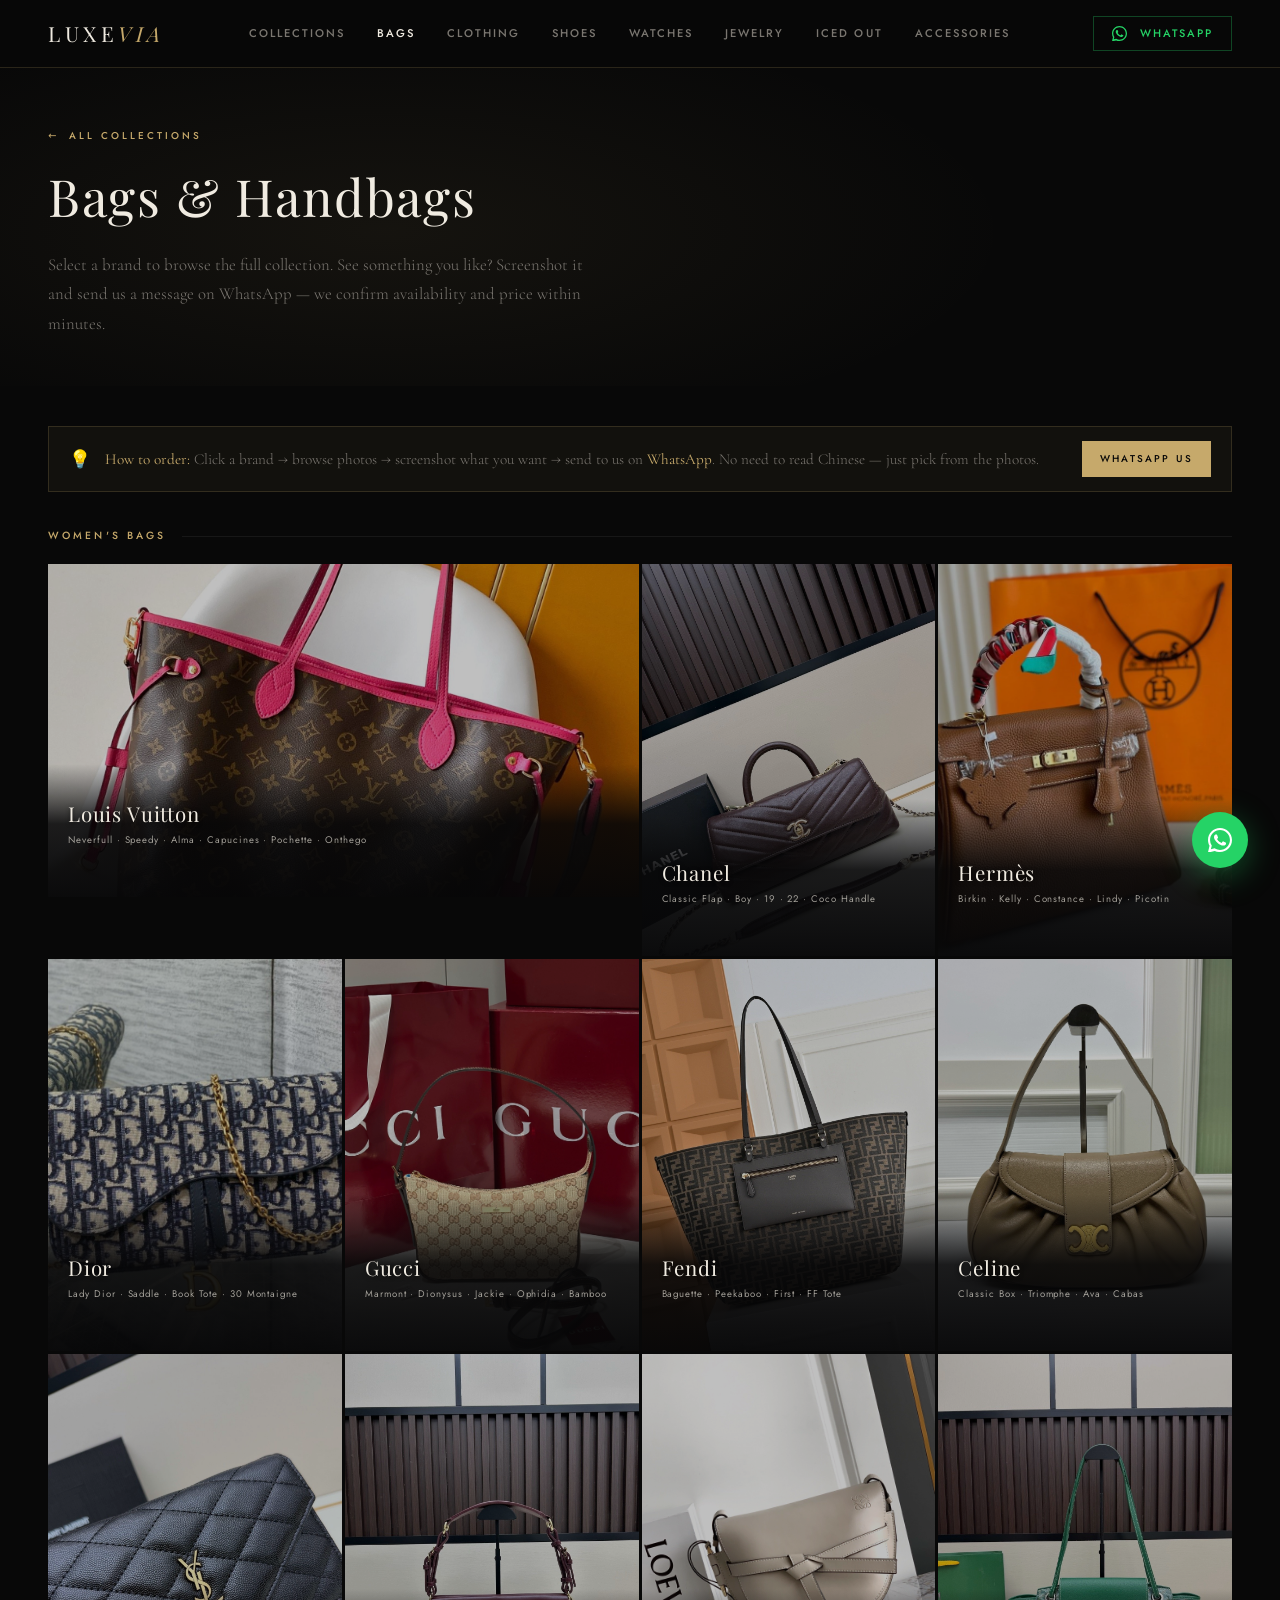
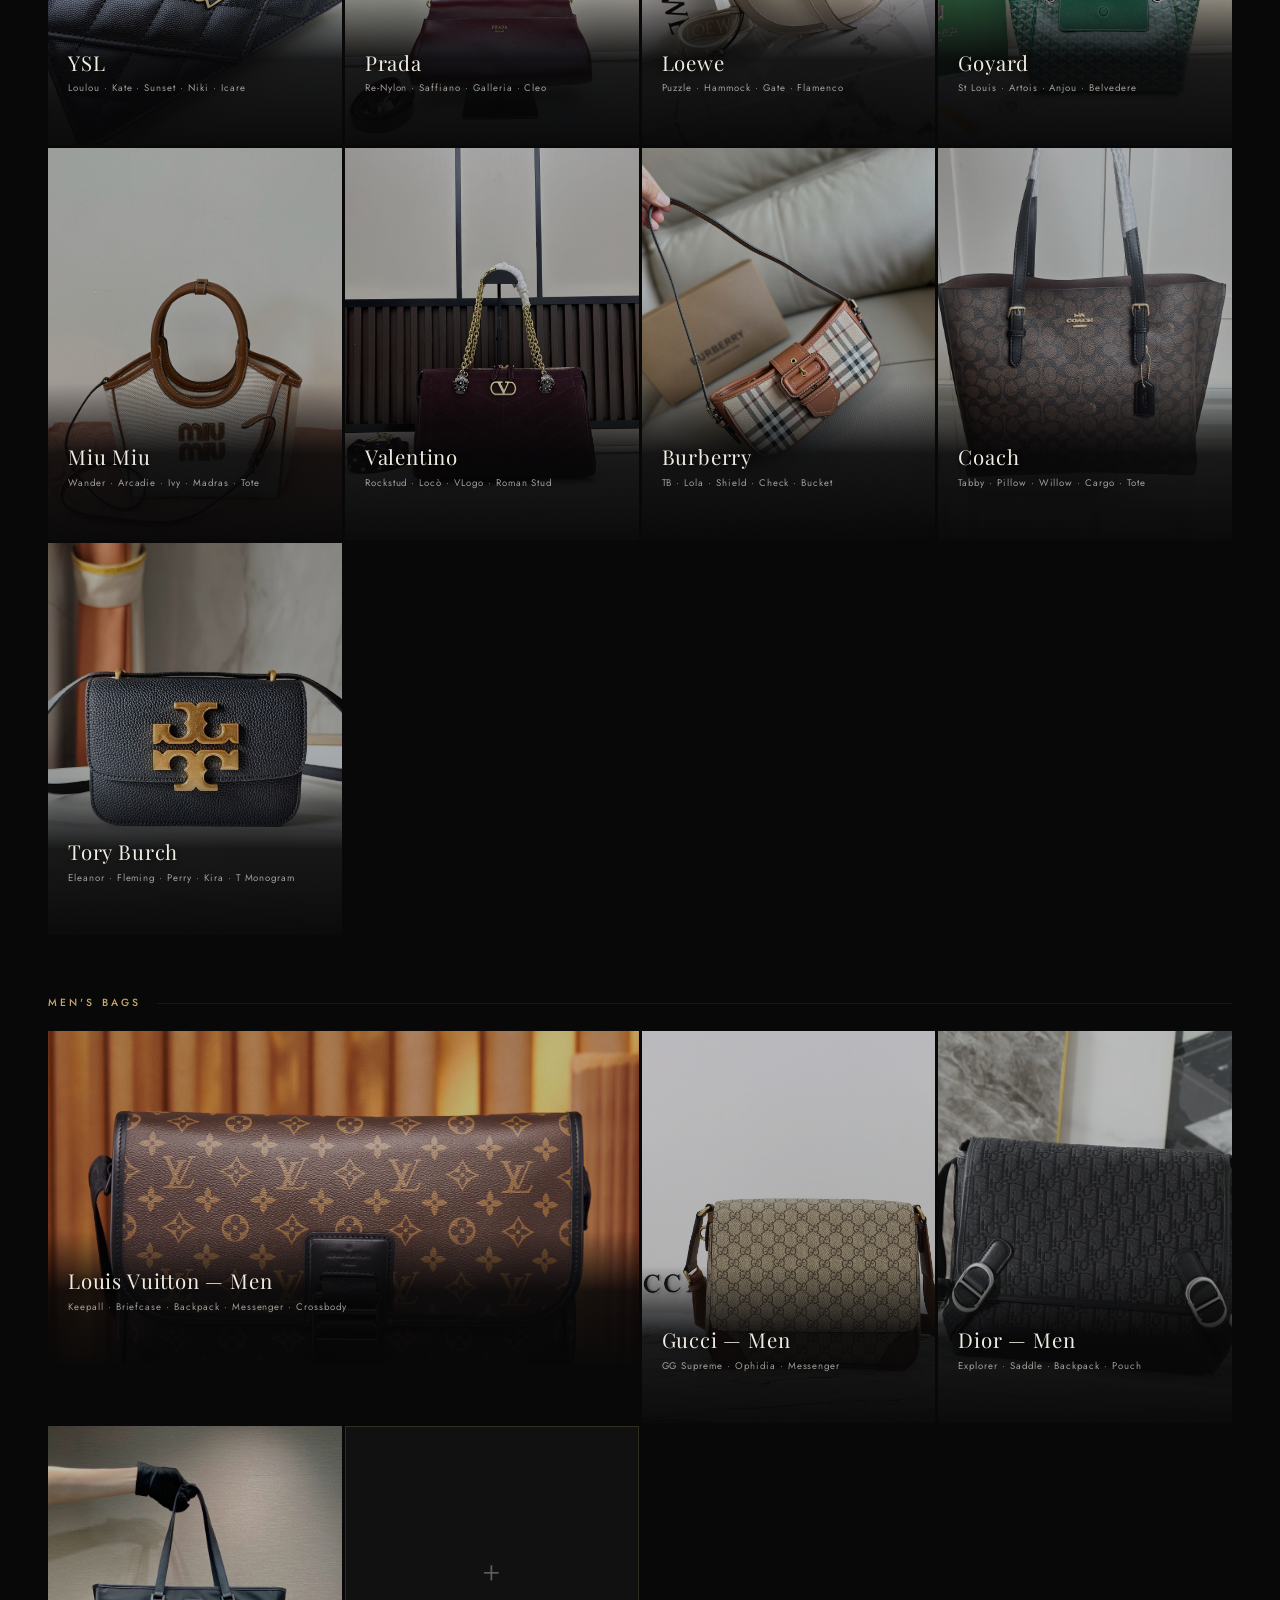
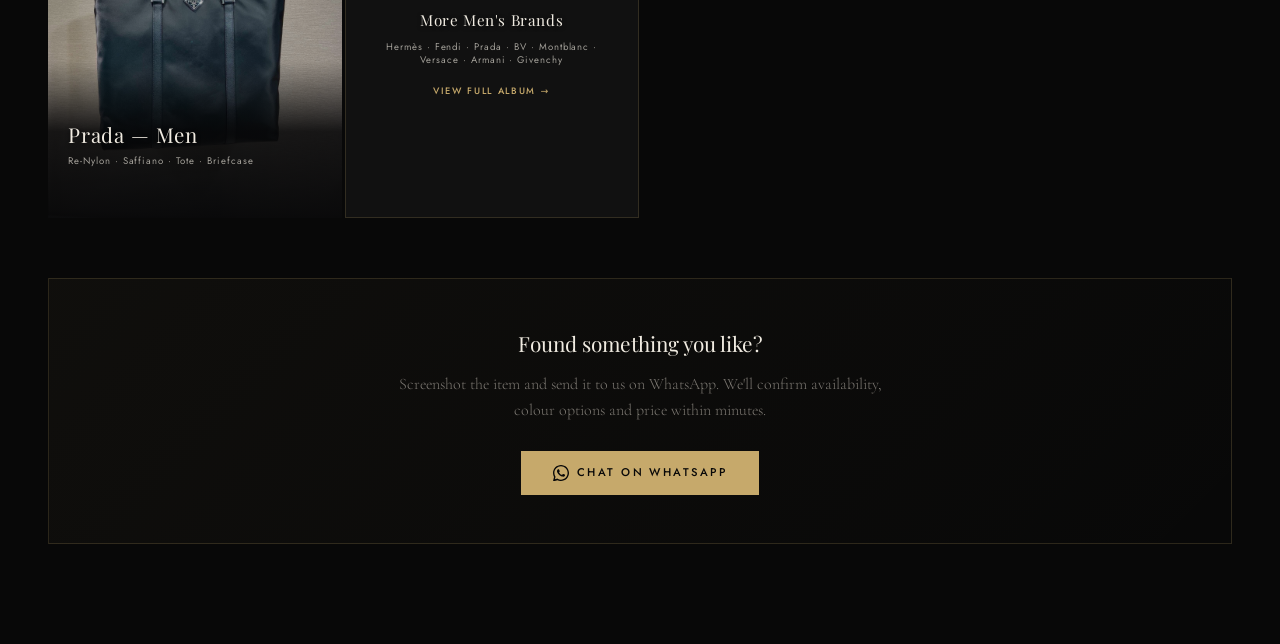
<file: pages/bags.html>
<!DOCTYPE html>
<html lang="en">
<head>
<meta charset="UTF-8">
<meta name="viewport" content="width=device-width, initial-scale=1.0">
<title>Bags & Handbags — LUXEVIA</title>
<meta name="description" content="Luxury bags — LV, Chanel, Hermès, Gucci, Dior, Fendi, Celine, YSL, Prada, Balenciaga, Loewe, Goyard and more.">
<link rel="stylesheet" href="../css/style.css">
<style>
.brand-grid {
  display: grid;
  grid-template-columns: repeat(4, 1fr);
  gap: 3px;
  margin-bottom: 60px;
}
.brand-card {
  position: relative;
  overflow: hidden;
  background: var(--panel);
  aspect-ratio: 3/4;
  display: block;
  text-decoration: none;
  cursor: pointer;
}
.brand-card--wide { grid-column: span 2; aspect-ratio: 16/9; }

/* Real product photo */
.brand-card-photo {
  position: absolute; inset: 0;
  width: 100%; height: 100%;
  object-fit: cover;
  object-position: center;
  transition: transform 0.7s cubic-bezier(0.25,0.46,0.45,0.94);
  filter: brightness(0.75);
}
.brand-card:hover .brand-card-photo {
  transform: scale(1.06);
  filter: brightness(0.6);
}

/* Caption band — fixed height, pinned to the very bottom so the photo
   above it stays fully clear and every card reads at the same height */
.brand-card-overlay {
  position: absolute; left: 0; right: 0; bottom: 0; z-index: 1;
  height: 40%;
  background: linear-gradient(
    to top,
    rgba(6,6,7,0.97) 0%,
    rgba(6,6,7,0.88) 55%,
    transparent 100%
  );
}
/* Gold sheen on hover */
.brand-card-sheen {
  position: absolute; inset: 0; z-index: 2;
  background: linear-gradient(135deg, rgba(198,169,107,0.12) 0%, transparent 60%);
  opacity: 0; transition: opacity 0.5s;
}
.brand-card:hover .brand-card-sheen { opacity: 1; }

/* Gold border on hover */
.brand-card-frame {
  position: absolute; inset: 0; z-index: 4;
  border: 1px solid transparent;
  transition: border-color 0.4s;
  pointer-events: none;
}
.brand-card:hover .brand-card-frame { border-color: rgba(198,169,107,0.6); }

/* Vertical accent line */
.brand-card-vline {
  position: absolute; top: 18px; left: 18px;
  width: 1px; height: 32px;
  background: linear-gradient(to bottom, var(--gold), transparent);
  z-index: 3; opacity: 0; transition: opacity 0.4s;
}
.brand-card:hover .brand-card-vline { opacity: 1; }

/* Text block — same fixed footer zone on every card, name/sub always
   readable (not hover-only, so it works on mobile too) */
.brand-card-info {
  position: absolute; bottom: 0; left: 0; right: 0;
  z-index: 3;
  padding: 16px 20px 16px;
}
.brand-card-tag {
  display: block;
  font-size: 0.56rem; font-weight: 500;
  letter-spacing: 0.28em; text-transform: uppercase;
  color: var(--gold);
  margin-bottom: 5px;
  opacity: 0; transform: translateY(5px);
  transition: all 0.3s 0.04s;
}
.brand-card:hover .brand-card-tag { opacity: 1; transform: translateY(0); }

.brand-card-name {
  display: block;
  font-family: 'Playfair Display', serif;
  font-size: clamp(0.95rem, 1.6vw, 1.35rem);
  font-weight: 400;
  color: var(--cream);
  letter-spacing: 0.04em;
  margin-bottom: 3px;
  text-shadow: 0 1px 4px rgba(0,0,0,0.6);
}
.brand-card-sub {
  display: -webkit-box;
  -webkit-line-clamp: 2;
  -webkit-box-orient: vertical;
  overflow: hidden;
  font-size: 0.6rem; font-weight: 400;
  letter-spacing: 0.1em;
  color: rgba(240,235,225,0.65);
  margin-bottom: 8px;
  transition: color 0.3s;
  line-height: 1.4;
  max-height: 2.8em;
}
.brand-card:hover .brand-card-sub { color: var(--gold-light); }

.brand-card-cta {
  display: inline-flex; align-items: center; gap: 5px;
  font-size: 0.58rem; font-weight: 500;
  letter-spacing: 0.18em; text-transform: uppercase;
  color: var(--gold);
  opacity: 0; transform: translateY(4px);
  transition: all 0.3s 0.08s;
}
.brand-card:hover .brand-card-cta { opacity: 1; transform: translateY(0); }

/* Section label */
.section-label {
  display: flex; align-items: center; gap: 16px;
  margin-bottom: 20px; margin-top: 8px;
}
.section-label-text {
  font-size: 0.65rem; font-weight: 500;
  letter-spacing: 0.3em; text-transform: uppercase;
  color: var(--gold); white-space: nowrap;
}
.section-label-line {
  flex: 1; height: 1px;
  background: var(--border-sub);
}

/* Tip bar */
.tip-bar {
  display: flex; align-items: center; gap: 14px;
  padding: 14px 20px;
  background: rgba(198,169,107,0.05);
  border: 1px solid var(--border);
  margin-bottom: 36px;
  flex-wrap: wrap;
}
.tip-bar p {
  font-family: 'Cormorant Garamond', serif;
  font-size: 0.95rem; color: var(--muted); line-height: 1.5;
  flex: 1;
}
.tip-bar strong { color: var(--gold); font-weight: 400; }

/* No-photo fallback card */
.brand-card-bg-fallback {
  position: absolute; inset: 0;
  background: radial-gradient(ellipse at 60% 40%, #1a1208 0%, #080808 100%);
}

@media (max-width: 1024px) {
  .brand-grid { grid-template-columns: repeat(3,1fr); }
  .brand-card--wide { grid-column: span 2; }
}
@media (max-width: 640px) {
  .brand-grid { grid-template-columns: repeat(2,1fr); gap:2px; }
  .brand-card--wide { grid-column: span 2; aspect-ratio: 16/8; }
  .brand-card { aspect-ratio: 3/4; }
}
</style>
</head>
<body>

<nav id="nav">
  <a href="../index.html" class="nav-logo">Luxe<span>via</span></a>
  <ul class="nav-links">
    <li><a href="../index.html#catalog">Collections</a></li>
    <li><a href="bags.html" class="active">Bags</a></li>
    <li><a href="clothes.html">Clothing</a></li>
    <li><a href="shoes.html">Shoes</a></li>
    <li><a href="watches.html">Watches</a></li>
    <li><a href="jewelry.html">Jewelry</a></li>
    <li><a href="iced-out.html">Iced Out</a></li>
    <li><a href="accessories.html">Accessories</a></li>
  </ul>
  <a href="https://wa.me/8615204002312" target="_blank" class="nav-wa">
    <svg width="15" height="15" viewBox="0 0 24 24" fill="currentColor"><path d="M17.472 14.382c-.297-.149-1.758-.867-2.03-.967-.273-.099-.471-.148-.67.15-.197.297-.767.966-.94 1.164-.173.199-.347.223-.644.075-.297-.15-1.255-.463-2.39-1.475-.883-.788-1.48-1.761-1.653-2.059-.173-.297-.018-.458.13-.606.134-.133.298-.347.446-.52.149-.174.198-.298.298-.497.099-.198.05-.371-.025-.52-.075-.149-.669-1.612-.916-2.207-.242-.579-.487-.5-.669-.51-.173-.008-.371-.01-.57-.01-.198 0-.52.074-.792.372-.272.297-1.04 1.016-1.04 2.479 0 1.462 1.065 2.875 1.213 3.074.149.198 2.096 3.2 5.077 4.487.709.306 1.262.489 1.694.625.712.227 1.36.195 1.871.118.571-.085 1.758-.719 2.006-1.413.248-.694.248-1.289.173-1.413-.074-.124-.272-.198-.57-.347z"/><path d="M12 0C5.373 0 0 5.373 0 12c0 2.126.558 4.121 1.532 5.856L.057 23.882a.5.5 0 00.611.61l6.054-1.47A11.935 11.935 0 0012 24c6.627 0 12-5.373 12-12S18.627 0 12 0zm0 21.938a9.9 9.9 0 01-5.031-1.37l-.361-.214-3.741.908.937-3.639-.235-.374A9.895 9.895 0 012.062 12C2.062 6.533 6.533 2.062 12 2.062S21.938 6.533 21.938 12 17.467 21.938 12 21.938z"/></svg>
    &nbsp;WhatsApp
  </a>
  <button class="nav-burger" id="nav-burger"><span></span><span></span><span></span></button>
</nav>
<div id="mobile-nav">
  <a href="../index.html">← Home</a>
  <a href="bags.html">Bags</a><a href="clothes.html">Clothing</a><a href="shoes.html">Shoes</a>
  <a href="watches.html">Watches</a><a href="jewelry.html">Jewelry</a>
  <a href="accessories.html">Accessories</a>
  <a href="https://wa.me/8615204002312" target="_blank" style="color:var(--whatsapp)">💬 WhatsApp</a>
</div>

<!-- Hero -->
<div class="cat-hero">
  <div class="cat-hero-bg"></div>
  <div class="cat-hero-inner">
    <a href="../index.html#catalog" class="cat-page-tag">All Collections</a>
    <h1 class="cat-page-h1">Bags &amp; Handbags</h1>
    <p class="cat-page-desc">Select a brand to browse the full collection. See something you like? Screenshot it and send us a message on WhatsApp — we confirm availability and price within minutes.</p>
  </div>
</div>

<section style="padding:40px 0 100px;">
  <div style="max-width:1320px;margin:0 auto;padding:0 48px;">

    <!-- Tip bar -->
    <div class="tip-bar reveal">
      <span style="font-size:1.1rem;flex-shrink:0">💡</span>
      <p><strong>How to order:</strong> Click a brand → browse photos → screenshot what you want → send to us on <strong>WhatsApp</strong>. No need to read Chinese — just pick from the photos.</p>
      <a href="https://wa.me/8615204002312" target="_blank" class="btn btn-gold" style="font-size:0.62rem;padding:10px 18px;flex-shrink:0;">WhatsApp Us</a>
    </div>

    <!-- WOMEN'S BAGS -->
    <div class="section-label reveal">
      <span class="section-label-text">Women's Bags</span>
      <div class="section-label-line"></div>
    </div>

    <div class="brand-grid">

      <!-- LV — wide featured -->
      <a href="https://jmp81314.x.yupoo.com/categories/615385?isSubCate=true" target="_blank" class="brand-card brand-card--wide reveal">
        <img src="../images/bags/lv.jpg" class="brand-card-photo" alt="Louis Vuitton">
        <div class="brand-card-overlay"></div>
        <div class="brand-card-sheen"></div>
        <div class="brand-card-frame"></div>
        <div class="brand-card-vline"></div>
        <div class="brand-card-info">
          <span class="brand-card-tag">Featured · Bestseller</span>
          <span class="brand-card-name">Louis Vuitton</span>
          <span class="brand-card-sub">Neverfull · Speedy · Alma · Capucines · Pochette · Onthego</span>
          <span class="brand-card-cta">Browse Collection →</span>
        </div>
      </a>

      <!-- Chanel -->
      <a href="https://jmp81314.x.yupoo.com/categories/615387?isSubCate=true" target="_blank" class="brand-card reveal">
        <img src="../images/bags/chanel.jpg" class="brand-card-photo" alt="Chanel">
        <div class="brand-card-overlay"></div><div class="brand-card-sheen"></div>
        <div class="brand-card-frame"></div><div class="brand-card-vline"></div>
        <div class="brand-card-info">
          <span class="brand-card-tag">Iconic</span>
          <span class="brand-card-name">Chanel</span>
          <span class="brand-card-sub">Classic Flap · Boy · 19 · 22 · Coco Handle</span>
          <span class="brand-card-cta">Browse Collection →</span>
        </div>
      </a>

      <!-- Hermès -->
      <a href="https://jmp81314.x.yupoo.com/categories/615397?isSubCate=true" target="_blank" class="brand-card reveal">
        <img src="../images/bags/hermes.jpg" class="brand-card-photo" alt="Hermès">
        <div class="brand-card-overlay"></div><div class="brand-card-sheen"></div>
        <div class="brand-card-frame"></div><div class="brand-card-vline"></div>
        <div class="brand-card-info">
          <span class="brand-card-tag">Ultra Luxury</span>
          <span class="brand-card-name">Hermès</span>
          <span class="brand-card-sub">Birkin · Kelly · Constance · Lindy · Picotin</span>
          <span class="brand-card-cta">Browse Collection →</span>
        </div>
      </a>

      <!-- Dior -->
      <a href="https://jmp81314.x.yupoo.com/categories/615389?isSubCate=true" target="_blank" class="brand-card reveal">
        <img src="../images/bags/dior.jpg" class="brand-card-photo" alt="Dior">
        <div class="brand-card-overlay"></div><div class="brand-card-sheen"></div>
        <div class="brand-card-frame"></div><div class="brand-card-vline"></div>
        <div class="brand-card-info">
          <span class="brand-card-tag">Parisian Chic</span>
          <span class="brand-card-name">Dior</span>
          <span class="brand-card-sub">Lady Dior · Saddle · Book Tote · 30 Montaigne</span>
          <span class="brand-card-cta">Browse Collection →</span>
        </div>
      </a>

      <!-- Gucci -->
      <a href="https://jmp81314.x.yupoo.com/categories/615386?isSubCate=true" target="_blank" class="brand-card reveal">
        <img src="../images/bags/gucci.jpg" class="brand-card-photo" alt="Gucci">
        <div class="brand-card-overlay"></div><div class="brand-card-sheen"></div>
        <div class="brand-card-frame"></div><div class="brand-card-vline"></div>
        <div class="brand-card-info">
          <span class="brand-card-tag">Italian Luxury</span>
          <span class="brand-card-name">Gucci</span>
          <span class="brand-card-sub">Marmont · Dionysus · Jackie · Ophidia · Bamboo</span>
          <span class="brand-card-cta">Browse Collection →</span>
        </div>
      </a>

      <!-- Fendi -->
      <a href="https://jmp81314.x.yupoo.com/categories/615395?isSubCate=true" target="_blank" class="brand-card reveal">
        <img src="../images/bags/fendi.jpg" class="brand-card-photo" alt="Fendi">
        <div class="brand-card-overlay"></div><div class="brand-card-sheen"></div>
        <div class="brand-card-frame"></div><div class="brand-card-vline"></div>
        <div class="brand-card-info">
          <span class="brand-card-tag">Rome</span>
          <span class="brand-card-name">Fendi</span>
          <span class="brand-card-sub">Baguette · Peekaboo · First · FF Tote</span>
          <span class="brand-card-cta">Browse Collection →</span>
        </div>
      </a>

      <!-- Celine -->
      <a href="https://jmp81314.x.yupoo.com/categories/615390?isSubCate=true" target="_blank" class="brand-card reveal">
        <img src="../images/bags/celine.jpg" class="brand-card-photo" alt="Celine">
        <div class="brand-card-overlay"></div><div class="brand-card-sheen"></div>
        <div class="brand-card-frame"></div><div class="brand-card-vline"></div>
        <div class="brand-card-info">
          <span class="brand-card-tag">Minimalist</span>
          <span class="brand-card-name">Celine</span>
          <span class="brand-card-sub">Classic Box · Triomphe · Ava · Cabas</span>
          <span class="brand-card-cta">Browse Collection →</span>
        </div>
      </a>

      <!-- YSL -->
      <a href="https://jmp81314.x.yupoo.com/categories/615391?isSubCate=true" target="_blank" class="brand-card reveal">
        <img src="../images/bags/ysl.jpg" class="brand-card-photo" alt="YSL Saint Laurent">
        <div class="brand-card-overlay"></div><div class="brand-card-sheen"></div>
        <div class="brand-card-frame"></div><div class="brand-card-vline"></div>
        <div class="brand-card-info">
          <span class="brand-card-tag">Saint Laurent</span>
          <span class="brand-card-name">YSL</span>
          <span class="brand-card-sub">Loulou · Kate · Sunset · Niki · Icare</span>
          <span class="brand-card-cta">Browse Collection →</span>
        </div>
      </a>

      <!-- Prada -->
      <a href="https://jmp81314.x.yupoo.com/categories/615393?isSubCate=true" target="_blank" class="brand-card reveal">
        <img src="../images/bags/prada.jpg" class="brand-card-photo" alt="Prada">
        <div class="brand-card-overlay"></div><div class="brand-card-sheen"></div>
        <div class="brand-card-frame"></div><div class="brand-card-vline"></div>
        <div class="brand-card-info">
          <span class="brand-card-tag">Milan</span>
          <span class="brand-card-name">Prada</span>
          <span class="brand-card-sub">Re-Nylon · Saffiano · Galleria · Cleo</span>
          <span class="brand-card-cta">Browse Collection →</span>
        </div>
      </a>

      <!-- Loewe -->
      <a href="https://jmp81314.x.yupoo.com/categories/615398?isSubCate=true" target="_blank" class="brand-card reveal">
        <img src="../images/bags/loewe.jpg" class="brand-card-photo" alt="Loewe">
        <div class="brand-card-overlay"></div><div class="brand-card-sheen"></div>
        <div class="brand-card-frame"></div><div class="brand-card-vline"></div>
        <div class="brand-card-info">
          <span class="brand-card-tag">Madrid</span>
          <span class="brand-card-name">Loewe</span>
          <span class="brand-card-sub">Puzzle · Hammock · Gate · Flamenco</span>
          <span class="brand-card-cta">Browse Collection →</span>
        </div>
      </a>

      <!-- Goyard -->
      <a href="https://jmp81314.x.yupoo.com/categories/615399?isSubCate=true" target="_blank" class="brand-card reveal">
        <img src="../images/bags/goyard.jpg" class="brand-card-photo" alt="Goyard">
        <div class="brand-card-overlay"></div><div class="brand-card-sheen"></div>
        <div class="brand-card-frame"></div><div class="brand-card-vline"></div>
        <div class="brand-card-info">
          <span class="brand-card-tag">Rare · Paris</span>
          <span class="brand-card-name">Goyard</span>
          <span class="brand-card-sub">St Louis · Artois · Anjou · Belvedere</span>
          <span class="brand-card-cta">Browse Collection →</span>
        </div>
      </a>

      <!-- Miu Miu -->
      <a href="https://jmp81314.x.yupoo.com/categories/615392?isSubCate=true" target="_blank" class="brand-card reveal">
        <img src="../images/bags/miumiu.jpg" class="brand-card-photo" alt="Miu Miu">
        <div class="brand-card-overlay"></div><div class="brand-card-sheen"></div>
        <div class="brand-card-frame"></div><div class="brand-card-vline"></div>
        <div class="brand-card-info">
          <span class="brand-card-tag">Trending Now</span>
          <span class="brand-card-name">Miu Miu</span>
          <span class="brand-card-sub">Wander · Arcadie · Ivy · Madras · Tote</span>
          <span class="brand-card-cta">Browse Collection →</span>
        </div>
      </a>

      <!-- Valentino -->
      <a href="https://jmp81314.x.yupoo.com/categories/615407?isSubCate=true" target="_blank" class="brand-card reveal">
        <img src="../images/bags/valentino.jpg" class="brand-card-photo" alt="Valentino">
        <div class="brand-card-overlay"></div><div class="brand-card-sheen"></div>
        <div class="brand-card-frame"></div><div class="brand-card-vline"></div>
        <div class="brand-card-info">
          <span class="brand-card-tag">Rome</span>
          <span class="brand-card-name">Valentino</span>
          <span class="brand-card-sub">Rockstud · Locò · VLogo · Roman Stud</span>
          <span class="brand-card-cta">Browse Collection →</span>
        </div>
      </a>

      <!-- Burberry -->
      <a href="https://jmp81314.x.yupoo.com/categories/615388?isSubCate=true" target="_blank" class="brand-card reveal">
        <img src="../images/bags/burberry.jpg" class="brand-card-photo" alt="Burberry">
        <div class="brand-card-overlay"></div><div class="brand-card-sheen"></div>
        <div class="brand-card-frame"></div><div class="brand-card-vline"></div>
        <div class="brand-card-info">
          <span class="brand-card-tag">British Heritage</span>
          <span class="brand-card-name">Burberry</span>
          <span class="brand-card-sub">TB · Lola · Shield · Check · Bucket</span>
          <span class="brand-card-cta">Browse Collection →</span>
        </div>
      </a>

      <!-- Coach -->
      <a href="https://jmp81314.x.yupoo.com/categories/615396?isSubCate=true" target="_blank" class="brand-card reveal">
        <img src="../images/bags/coach.jpg" class="brand-card-photo" alt="Coach">
        <div class="brand-card-overlay"></div><div class="brand-card-sheen"></div>
        <div class="brand-card-frame"></div><div class="brand-card-vline"></div>
        <div class="brand-card-info">
          <span class="brand-card-tag">New York</span>
          <span class="brand-card-name">Coach</span>
          <span class="brand-card-sub">Tabby · Pillow · Willow · Cargo · Tote</span>
          <span class="brand-card-cta">Browse Collection →</span>
        </div>
      </a>

      <!-- Tory Burch -->
      <a href="https://jmp81314.x.yupoo.com/categories/615394?isSubCate=true" target="_blank" class="brand-card reveal">
        <img src="../images/bags/toryburch.jpg" class="brand-card-photo" alt="Tory Burch">
        <div class="brand-card-overlay"></div><div class="brand-card-sheen"></div>
        <div class="brand-card-frame"></div><div class="brand-card-vline"></div>
        <div class="brand-card-info">
          <span class="brand-card-tag">New York</span>
          <span class="brand-card-name">Tory Burch</span>
          <span class="brand-card-sub">Eleanor · Fleming · Perry · Kira · T Monogram</span>
          <span class="brand-card-cta">Browse Collection →</span>
        </div>
      </a>

    </div>

    <!-- MEN'S BAGS -->
    <div class="section-label reveal" style="margin-top:20px;">
      <span class="section-label-text">Men's Bags</span>
      <div class="section-label-line"></div>
    </div>

    <div class="brand-grid">
      <a href="https://jmp81314.x.yupoo.com/categories/620074?isSubCate=true" target="_blank" class="brand-card brand-card--wide reveal">
        <img src="../images/bags/lv-men.jpg" class="brand-card-photo" alt="LV Men">
        <div class="brand-card-overlay"></div><div class="brand-card-sheen"></div>
        <div class="brand-card-frame"></div><div class="brand-card-vline"></div>
        <div class="brand-card-info">
          <span class="brand-card-tag">Men · Bestseller</span>
          <span class="brand-card-name">Louis Vuitton — Men</span>
          <span class="brand-card-sub">Keepall · Briefcase · Backpack · Messenger · Crossbody</span>
          <span class="brand-card-cta">Browse Collection →</span>
        </div>
      </a>

      <a href="https://jmp81314.x.yupoo.com/categories/620078?isSubCate=true" target="_blank" class="brand-card reveal">
        <img src="../images/bags/gucci-men.jpg" class="brand-card-photo" alt="Gucci Men">
        <div class="brand-card-overlay"></div><div class="brand-card-sheen"></div>
        <div class="brand-card-frame"></div><div class="brand-card-vline"></div>
        <div class="brand-card-info">
          <span class="brand-card-tag">Men</span>
          <span class="brand-card-name">Gucci — Men</span>
          <span class="brand-card-sub">GG Supreme · Ophidia · Messenger</span>
          <span class="brand-card-cta">Browse Collection →</span>
        </div>
      </a>

      <a href="https://jmp81314.x.yupoo.com/categories/620079?isSubCate=true" target="_blank" class="brand-card reveal">
        <img src="../images/bags/dior-men.jpg" class="brand-card-photo" alt="Dior Men">
        <div class="brand-card-overlay"></div><div class="brand-card-sheen"></div>
        <div class="brand-card-frame"></div><div class="brand-card-vline"></div>
        <div class="brand-card-info">
          <span class="brand-card-tag">Men</span>
          <span class="brand-card-name">Dior — Men</span>
          <span class="brand-card-sub">Explorer · Saddle · Backpack · Pouch</span>
          <span class="brand-card-cta">Browse Collection →</span>
        </div>
      </a>

      <a href="https://jmp81314.x.yupoo.com/categories/620082?isSubCate=true" target="_blank" class="brand-card reveal">
        <img src="../images/bags/prada-men.jpg" class="brand-card-photo" alt="Prada Men">
        <div class="brand-card-overlay"></div><div class="brand-card-sheen"></div>
        <div class="brand-card-frame"></div><div class="brand-card-vline"></div>
        <div class="brand-card-info">
          <span class="brand-card-tag">Men</span>
          <span class="brand-card-name">Prada — Men</span>
          <span class="brand-card-sub">Re-Nylon · Saffiano · Tote · Briefcase</span>
          <span class="brand-card-cta">Browse Collection →</span>
        </div>
      </a>

      <a href="https://jmp81314.x.yupoo.com/albums" target="_blank" class="brand-card reveal" style="background:var(--off-black);border:1px solid var(--border);">
        <div class="brand-card-overlay" style="background:none;"></div>
        <div class="brand-card-frame"></div>
        <div style="position:absolute;inset:0;display:flex;flex-direction:column;align-items:center;justify-content:center;padding:24px;text-align:center;z-index:2;">
          <span style="font-size:2rem;margin-bottom:12px;opacity:0.35">+</span>
          <span class="brand-card-name" style="display:block;margin-bottom:8px;font-size:0.95rem;">More Men's Brands</span>
          <span class="brand-card-sub" style="display:block;margin-bottom:16px;font-size:0.6rem;">Hermès · Fendi · Prada · BV · Montblanc · Versace · Armani · Givenchy</span>
          <span style="font-size:0.58rem;font-weight:500;letter-spacing:0.18em;text-transform:uppercase;color:var(--gold);">View Full Album →</span>
        </div>
      </a>
    </div>

    <!-- Bottom CTA -->
    <div class="reveal" style="text-align:center;padding:48px 40px;border:1px solid var(--border);background:linear-gradient(135deg,rgba(198,169,107,0.04),transparent);">
      <p style="font-family:'Playfair Display',serif;font-size:1.3rem;color:var(--cream);margin-bottom:12px;">Found something you like?</p>
      <p style="font-family:'Cormorant Garamond',serif;font-size:1rem;color:var(--muted);margin-bottom:28px;max-width:500px;margin-left:auto;margin-right:auto;">Screenshot the item and send it to us on WhatsApp. We'll confirm availability, colour options and price within minutes.</p>
      <a href="https://wa.me/8615204002312?text=Hi%20Luxevia%2C%20I%20found%20a%20bag%20I%27m%20interested%20in" target="_blank" class="btn btn-gold">
        <svg width="16" height="16" viewBox="0 0 24 24" fill="currentColor"><path d="M17.472 14.382c-.297-.149-1.758-.867-2.03-.967-.273-.099-.471-.148-.67.15-.197.297-.767.966-.94 1.164-.173.199-.347.223-.644.075-.297-.15-1.255-.463-2.39-1.475-.883-.788-1.48-1.761-1.653-2.059-.173-.297-.018-.458.13-.606.134-.133.298-.347.446-.52.149-.174.198-.298.298-.497.099-.198.05-.371-.025-.52-.075-.149-.669-1.612-.916-2.207-.242-.579-.487-.5-.669-.51-.173-.008-.371-.01-.57-.01-.198 0-.52.074-.792.372-.272.297-1.04 1.016-1.04 2.479 0 1.462 1.065 2.875 1.213 3.074.149.198 2.096 3.2 5.077 4.487.709.306 1.262.489 1.694.625.712.227 1.36.195 1.871.118.571-.085 1.758-.719 2.006-1.413.248-.694.248-1.289.173-1.413-.074-.124-.272-.198-.57-.347z"/><path d="M12 0C5.373 0 0 5.373 0 12c0 2.126.558 4.121 1.532 5.856L.057 23.882a.5.5 0 00.611.61l6.054-1.47A11.935 11.935 0 0012 24c6.627 0 12-5.373 12-12S18.627 0 12 0zm0 21.938a9.9 9.9 0 01-5.031-1.37l-.361-.214-3.741.908.937-3.639-.235-.374A9.895 9.895 0 012.062 12C2.062 6.533 6.533 2.062 12 2.062S21.938 6.533 21.938 12 17.467 21.938 12 21.938z"/></svg>
        Chat on WhatsApp
      </a>
    </div>

  </div>
</section>

<a href="https://wa.me/8615204002312" target="_blank" id="wa-float">
  <span class="wa-icon"><svg width="24" height="24" viewBox="0 0 24 24" fill="white"><path d="M17.472 14.382c-.297-.149-1.758-.867-2.03-.967-.273-.099-.471-.148-.67.15-.197.297-.767.966-.94 1.164-.173.199-.347.223-.644.075-.297-.15-1.255-.463-2.39-1.475-.883-.788-1.48-1.761-1.653-2.059-.173-.297-.018-.458.13-.606.134-.133.298-.347.446-.52.149-.174.198-.298.298-.497.099-.198.05-.371-.025-.52-.075-.149-.669-1.612-.916-2.207-.242-.579-.487-.5-.669-.51-.173-.008-.371-.01-.57-.01-.198 0-.52.074-.792.372-.272.297-1.04 1.016-1.04 2.479 0 1.462 1.065 2.875 1.213 3.074.149.198 2.096 3.2 5.077 4.487.709.306 1.262.489 1.694.625.712.227 1.36.195 1.871.118.571-.085 1.758-.719 2.006-1.413.248-.694.248-1.289.173-1.413-.074-.124-.272-.198-.57-.347z"/><path d="M12 0C5.373 0 0 5.373 0 12c0 2.126.558 4.121 1.532 5.856L.057 23.882a.5.5 0 00.611.61l6.054-1.47A11.935 11.935 0 0012 24c6.627 0 12-5.373 12-12S18.627 0 12 0zm0 21.938a9.9 9.9 0 01-5.031-1.37l-.361-.214-3.741.908.937-3.639-.235-.374A9.895 9.895 0 012.062 12C2.062 6.533 6.533 2.062 12 2.062S21.938 6.533 21.938 12 17.467 21.938 12 21.938z"/></svg></span>
  <span class="wa-label">Chat with Us</span>
</a>
<script src="../js/main.js"></script>
</body>
</html>
</file>
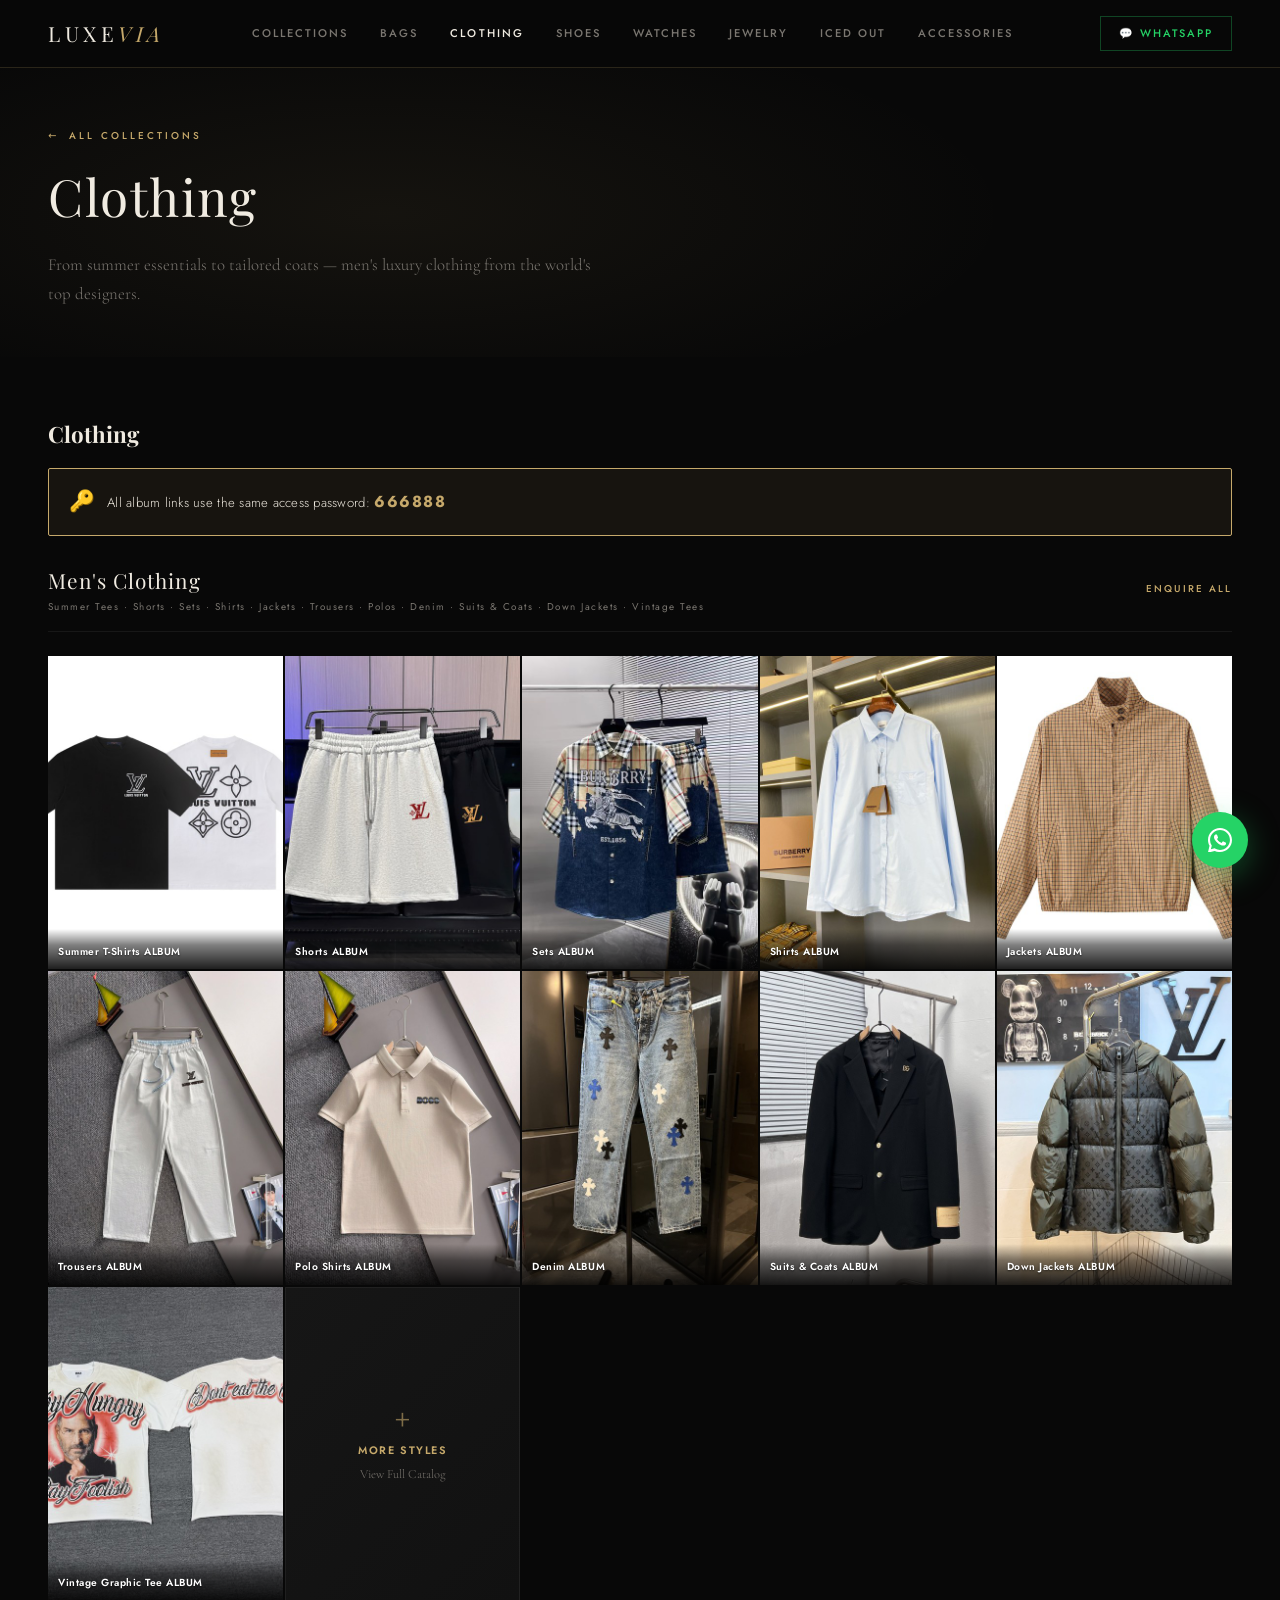
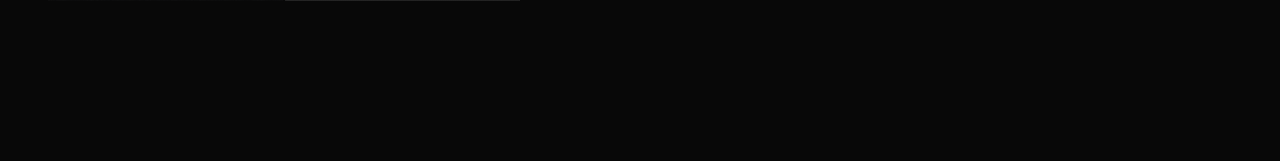
<file: pages/clothes.html>
<!DOCTYPE html>
<html lang="en">
<head>
<meta charset="UTF-8"><meta name="viewport" content="width=device-width, initial-scale=1.0">
<title>Clothing — LUXEVIA</title>
<meta name="description" content="Men's luxury clothing">
<link rel="stylesheet" href="../css/style.css">
</head><body>
<nav id="nav">
  <a href="../index.html" class="nav-logo">Luxe<span>via</span></a>
  <ul class="nav-links">
    <li><a href="../index.html#catalog">Collections</a></li>
    <li><a href="bags.html">Bags</a></li>
    <li><a href="clothes.html" class="active">Clothing</a></li>
    <li><a href="shoes.html">Shoes</a></li>
    <li><a href="watches.html">Watches</a></li>
    <li><a href="jewelry.html">Jewelry</a></li>
    <li><a href="iced-out.html">Iced Out</a></li>
    <li><a href="accessories.html">Accessories</a></li>
  </ul>
  <a href="https://wa.me/8615204002312" target="_blank" class="nav-wa">💬 WhatsApp</a>
  <button class="nav-burger" id="nav-burger"><span></span><span></span><span></span></button>
</nav>
<div id="mobile-nav">
  <a href="../index.html">&#8592; Home</a><a href="bags.html">Bags</a><a href="clothes.html">Clothing</a>
  <a href="shoes.html">Shoes</a><a href="watches.html">Watches</a><a href="jewelry.html">Jewelry</a>
  <a href="accessories.html">Accessories</a>
  <a href="https://wa.me/8615204002312" target="_blank" style="color:var(--whatsapp)">WhatsApp</a>
</div>
<div class="cat-hero">
  <div class="cat-hero-bg"></div>
  <div class="cat-hero-inner">
    <a href="../index.html#catalog" class="cat-page-tag">All Collections</a>
    <h1 class="cat-page-h1">Clothing</h1>
    <p class="cat-page-desc">From summer essentials to tailored coats — men's luxury clothing from the world's top designers.</p>
  </div>
</div>
<section class="product-section"><div class="product-grid-wrap"><h2 style="font-family:Playfair Display,serif;font-size:1.4rem;color:var(--cream);margin:12px 0 16px">Clothing</h2><div style="display:flex;align-items:center;gap:12px;padding:16px 20px;margin-bottom:28px;background:rgba(198,169,107,0.08);border:1px solid var(--gold);border-radius:2px"><span style="font-size:1.3rem;flex-shrink:0">🔑</span><span style="font-family:Jost,sans-serif;font-size:0.82rem;color:var(--cream);letter-spacing:0.02em">All album links use the same access password: <strong style="color:var(--gold);font-size:1rem;letter-spacing:0.1em">666888</strong></span></div><div class="brand-section reveal" data-brand="clothing"><div class="brand-header"><div><div class="brand-name">Men's Clothing</div><div class="brand-count">Summer Tees · Shorts · Sets · Shirts · Jackets · Trousers · Polos · Denim · Suits &amp; Coats · Down Jackets · Vintage Tees</div></div><a href="https://wa.me/8615204002312?text=Hi%20Luxevia%2C%20I%27m%20interested%20in%20Men%27s%20Clothing" target="_blank" class="brand-link">Enquire All</a></div><div class="product-grid"><a href="https://mujichaopaia.x.yupoo.com/categories/3914096?page=1" target="_blank" class="product-card" style="aspect-ratio:3/4;position:relative;display:block;overflow:hidden"><div class="product-thumb" style="padding:0;opacity:1"><img src="../images/clothes/summer-tshirts.jpg" alt="summer-tshirts" loading="lazy" style="width:100%;height:100%;object-fit:cover;display:block"></div><div style="position:absolute;bottom:0;left:0;right:0;padding:8px 10px 7px;background:linear-gradient(to top, rgba(0,0,0,0.88) 0%, rgba(0,0,0,0.5) 60%, transparent 100%);z-index:2"><span style="font-family:Jost,sans-serif;font-size:0.64rem;font-weight:600;letter-spacing:0.05em;color:#fff;text-shadow:0 1px 2px rgba(0,0,0,0.6)">Summer T-Shirts ALBUM</span></div><div class="product-card-overlay"><span class="product-enquire" style="background:var(--gold);color:var(--black)">Open Album</span></div></a><a href="https://mujichaopaia.x.yupoo.com/categories/3914519" target="_blank" class="product-card" style="aspect-ratio:3/4;position:relative;display:block;overflow:hidden"><div class="product-thumb" style="padding:0;opacity:1"><img src="../images/clothes/shorts.jpg" alt="shorts" loading="lazy" style="width:100%;height:100%;object-fit:cover;display:block"></div><div style="position:absolute;bottom:0;left:0;right:0;padding:8px 10px 7px;background:linear-gradient(to top, rgba(0,0,0,0.88) 0%, rgba(0,0,0,0.5) 60%, transparent 100%);z-index:2"><span style="font-family:Jost,sans-serif;font-size:0.64rem;font-weight:600;letter-spacing:0.05em;color:#fff;text-shadow:0 1px 2px rgba(0,0,0,0.6)">Shorts ALBUM</span></div><div class="product-card-overlay"><span class="product-enquire" style="background:var(--gold);color:var(--black)">Open Album</span></div></a><a href="https://mujichaopaia.x.yupoo.com/categories/3914516?page=1" target="_blank" class="product-card" style="aspect-ratio:3/4;position:relative;display:block;overflow:hidden"><div class="product-thumb" style="padding:0;opacity:1"><img src="../images/clothes/sets.jpg" alt="sets" loading="lazy" style="width:100%;height:100%;object-fit:cover;display:block"></div><div style="position:absolute;bottom:0;left:0;right:0;padding:8px 10px 7px;background:linear-gradient(to top, rgba(0,0,0,0.88) 0%, rgba(0,0,0,0.5) 60%, transparent 100%);z-index:2"><span style="font-family:Jost,sans-serif;font-size:0.64rem;font-weight:600;letter-spacing:0.05em;color:#fff;text-shadow:0 1px 2px rgba(0,0,0,0.6)">Sets ALBUM</span></div><div class="product-card-overlay"><span class="product-enquire" style="background:var(--gold);color:var(--black)">Open Album</span></div></a><a href="https://mujichaopaia.x.yupoo.com/categories/3914069" target="_blank" class="product-card" style="aspect-ratio:3/4;position:relative;display:block;overflow:hidden"><div class="product-thumb" style="padding:0;opacity:1"><img src="../images/clothes/shirts.jpg" alt="shirts" loading="lazy" style="width:100%;height:100%;object-fit:cover;display:block"></div><div style="position:absolute;bottom:0;left:0;right:0;padding:8px 10px 7px;background:linear-gradient(to top, rgba(0,0,0,0.88) 0%, rgba(0,0,0,0.5) 60%, transparent 100%);z-index:2"><span style="font-family:Jost,sans-serif;font-size:0.64rem;font-weight:600;letter-spacing:0.05em;color:#fff;text-shadow:0 1px 2px rgba(0,0,0,0.6)">Shirts ALBUM</span></div><div class="product-card-overlay"><span class="product-enquire" style="background:var(--gold);color:var(--black)">Open Album</span></div></a><a href="https://mujichaopaia.x.yupoo.com/categories/3915755?page=1" target="_blank" class="product-card" style="aspect-ratio:3/4;position:relative;display:block;overflow:hidden"><div class="product-thumb" style="padding:0;opacity:1"><img src="../images/clothes/jackets.jpg" alt="jackets" loading="lazy" style="width:100%;height:100%;object-fit:cover;display:block"></div><div style="position:absolute;bottom:0;left:0;right:0;padding:8px 10px 7px;background:linear-gradient(to top, rgba(0,0,0,0.88) 0%, rgba(0,0,0,0.5) 60%, transparent 100%);z-index:2"><span style="font-family:Jost,sans-serif;font-size:0.64rem;font-weight:600;letter-spacing:0.05em;color:#fff;text-shadow:0 1px 2px rgba(0,0,0,0.6)">Jackets ALBUM</span></div><div class="product-card-overlay"><span class="product-enquire" style="background:var(--gold);color:var(--black)">Open Album</span></div></a><a href="https://mujichaopaia.x.yupoo.com/categories/3914527" target="_blank" class="product-card" style="aspect-ratio:3/4;position:relative;display:block;overflow:hidden"><div class="product-thumb" style="padding:0;opacity:1"><img src="../images/clothes/trousers.jpg" alt="trousers" loading="lazy" style="width:100%;height:100%;object-fit:cover;display:block"></div><div style="position:absolute;bottom:0;left:0;right:0;padding:8px 10px 7px;background:linear-gradient(to top, rgba(0,0,0,0.88) 0%, rgba(0,0,0,0.5) 60%, transparent 100%);z-index:2"><span style="font-family:Jost,sans-serif;font-size:0.64rem;font-weight:600;letter-spacing:0.05em;color:#fff;text-shadow:0 1px 2px rgba(0,0,0,0.6)">Trousers ALBUM</span></div><div class="product-card-overlay"><span class="product-enquire" style="background:var(--gold);color:var(--black)">Open Album</span></div></a><a href="https://mujichaopaia.x.yupoo.com/categories/3914070" target="_blank" class="product-card" style="aspect-ratio:3/4;position:relative;display:block;overflow:hidden"><div class="product-thumb" style="padding:0;opacity:1"><img src="../images/clothes/polo.jpg" alt="polo" loading="lazy" style="width:100%;height:100%;object-fit:cover;display:block"></div><div style="position:absolute;bottom:0;left:0;right:0;padding:8px 10px 7px;background:linear-gradient(to top, rgba(0,0,0,0.88) 0%, rgba(0,0,0,0.5) 60%, transparent 100%);z-index:2"><span style="font-family:Jost,sans-serif;font-size:0.64rem;font-weight:600;letter-spacing:0.05em;color:#fff;text-shadow:0 1px 2px rgba(0,0,0,0.6)">Polo Shirts ALBUM</span></div><div class="product-card-overlay"><span class="product-enquire" style="background:var(--gold);color:var(--black)">Open Album</span></div></a><a href="https://mujichaopaia.x.yupoo.com/categories/3914072" target="_blank" class="product-card" style="aspect-ratio:3/4;position:relative;display:block;overflow:hidden"><div class="product-thumb" style="padding:0;opacity:1"><img src="../images/clothes/denim.jpg" alt="denim" loading="lazy" style="width:100%;height:100%;object-fit:cover;display:block"></div><div style="position:absolute;bottom:0;left:0;right:0;padding:8px 10px 7px;background:linear-gradient(to top, rgba(0,0,0,0.88) 0%, rgba(0,0,0,0.5) 60%, transparent 100%);z-index:2"><span style="font-family:Jost,sans-serif;font-size:0.64rem;font-weight:600;letter-spacing:0.05em;color:#fff;text-shadow:0 1px 2px rgba(0,0,0,0.6)">Denim ALBUM</span></div><div class="product-card-overlay"><span class="product-enquire" style="background:var(--gold);color:var(--black)">Open Album</span></div></a><a href="https://mujichaopaia.x.yupoo.com/categories/4072369?page=1" target="_blank" class="product-card" style="aspect-ratio:3/4;position:relative;display:block;overflow:hidden"><div class="product-thumb" style="padding:0;opacity:1"><img src="../images/clothes/suits-coats.jpg" alt="suits-coats" loading="lazy" style="width:100%;height:100%;object-fit:cover;display:block"></div><div style="position:absolute;bottom:0;left:0;right:0;padding:8px 10px 7px;background:linear-gradient(to top, rgba(0,0,0,0.88) 0%, rgba(0,0,0,0.5) 60%, transparent 100%);z-index:2"><span style="font-family:Jost,sans-serif;font-size:0.64rem;font-weight:600;letter-spacing:0.05em;color:#fff;text-shadow:0 1px 2px rgba(0,0,0,0.6)">Suits &amp; Coats ALBUM</span></div><div class="product-card-overlay"><span class="product-enquire" style="background:var(--gold);color:var(--black)">Open Album</span></div></a><a href="https://mujichaopaia.x.yupoo.com/search/album?uid=1&sort=&q=%E7%BE%BD%E7%BB%92%E6%9C%8D&page=1" target="_blank" class="product-card" style="aspect-ratio:3/4;position:relative;display:block;overflow:hidden"><div class="product-thumb" style="padding:0;opacity:1"><img src="../images/clothes/down-jackets.jpg" alt="down-jackets" loading="lazy" style="width:100%;height:100%;object-fit:cover;display:block"></div><div style="position:absolute;bottom:0;left:0;right:0;padding:8px 10px 7px;background:linear-gradient(to top, rgba(0,0,0,0.88) 0%, rgba(0,0,0,0.5) 60%, transparent 100%);z-index:2"><span style="font-family:Jost,sans-serif;font-size:0.64rem;font-weight:600;letter-spacing:0.05em;color:#fff;text-shadow:0 1px 2px rgba(0,0,0,0.6)">Down Jackets ALBUM</span></div><div class="product-card-overlay"><span class="product-enquire" style="background:var(--gold);color:var(--black)">Open Album</span></div></a><a href="https://mujichaopaia.x.yupoo.com/categories/4080298" target="_blank" class="product-card" style="aspect-ratio:3/4;position:relative;display:block;overflow:hidden"><div class="product-thumb" style="padding:0;opacity:1"><img src="../images/clothes/vintage-tee.jpg" alt="vintage-tee" loading="lazy" style="width:100%;height:100%;object-fit:cover;display:block"></div><div style="position:absolute;bottom:0;left:0;right:0;padding:8px 10px 7px;background:linear-gradient(to top, rgba(0,0,0,0.88) 0%, rgba(0,0,0,0.5) 60%, transparent 100%);z-index:2"><span style="font-family:Jost,sans-serif;font-size:0.64rem;font-weight:600;letter-spacing:0.05em;color:#fff;text-shadow:0 1px 2px rgba(0,0,0,0.6)">Vintage Graphic Tee ALBUM</span></div><div class="product-card-overlay"><span class="product-enquire" style="background:var(--gold);color:var(--black)">Open Album</span></div></a><a href="https://mujichaopaia.x.yupoo.com/categories/5195062?navSource=custom" target="_blank" class="product-card" style="aspect-ratio:3/4;position:relative;display:flex;align-items:center;justify-content:center;background:linear-gradient(135deg, var(--panel) 0%, var(--off-black) 100%);border:1px solid var(--border-sub)"><div style="text-align:center;padding:20px"><span style="display:block;font-size:1.8rem;color:var(--gold);opacity:0.6;margin-bottom:10px;line-height:1">+</span><span style="display:block;font-family:Jost,sans-serif;font-size:0.68rem;font-weight:600;letter-spacing:0.14em;text-transform:uppercase;color:var(--gold)">More Styles</span><span style="display:block;font-family:Cormorant Garamond,serif;font-size:0.78rem;color:var(--muted);margin-top:6px">View Full Catalog</span></div></a></div></div></div></section>
<a href="https://wa.me/8615204002312" target="_blank" id="wa-float">
  <span class="wa-icon"><svg width="24" height="24" viewBox="0 0 24 24" fill="white"><path d="M17.472 14.382c-.297-.149-1.758-.867-2.03-.967-.273-.099-.471-.148-.67.15-.197.297-.767.966-.94 1.164-.173.199-.347.223-.644.075-.297-.15-1.255-.463-2.39-1.475-.883-.788-1.48-1.761-1.653-2.059-.173-.297-.018-.458.13-.606.134-.133.298-.347.446-.52.149-.174.198-.298.298-.497.099-.198.05-.371-.025-.52-.075-.149-.669-1.612-.916-2.207-.242-.579-.487-.5-.669-.51-.173-.008-.371-.01-.57-.01-.198 0-.52.074-.792.372-.272.297-1.04 1.016-1.04 2.479 0 1.462 1.065 2.875 1.213 3.074.149.198 2.096 3.2 5.077 4.487.709.306 1.262.489 1.694.625.712.227 1.36.195 1.871.118.571-.085 1.758-.719 2.006-1.413.248-.694.248-1.289.173-1.413-.074-.124-.272-.198-.57-.347z"/><path d="M12 0C5.373 0 0 5.373 0 12c0 2.126.558 4.121 1.532 5.856L.057 23.882a.5.5 0 00.611.61l6.054-1.47A11.935 11.935 0 0012 24c6.627 0 12-5.373 12-12S18.627 0 12 0zm0 21.938a9.9 9.9 0 01-5.031-1.37l-.361-.214-3.741.908.937-3.639-.235-.374A9.895 9.895 0 012.062 12C2.062 6.533 6.533 2.062 12 2.062S21.938 6.533 21.938 12 17.467 21.938 12 21.938z"/></svg></span>
  <span class="wa-label">Chat with Us</span>
</a>
<script src="../js/main.js"></script>
</body>
</html>
</file>
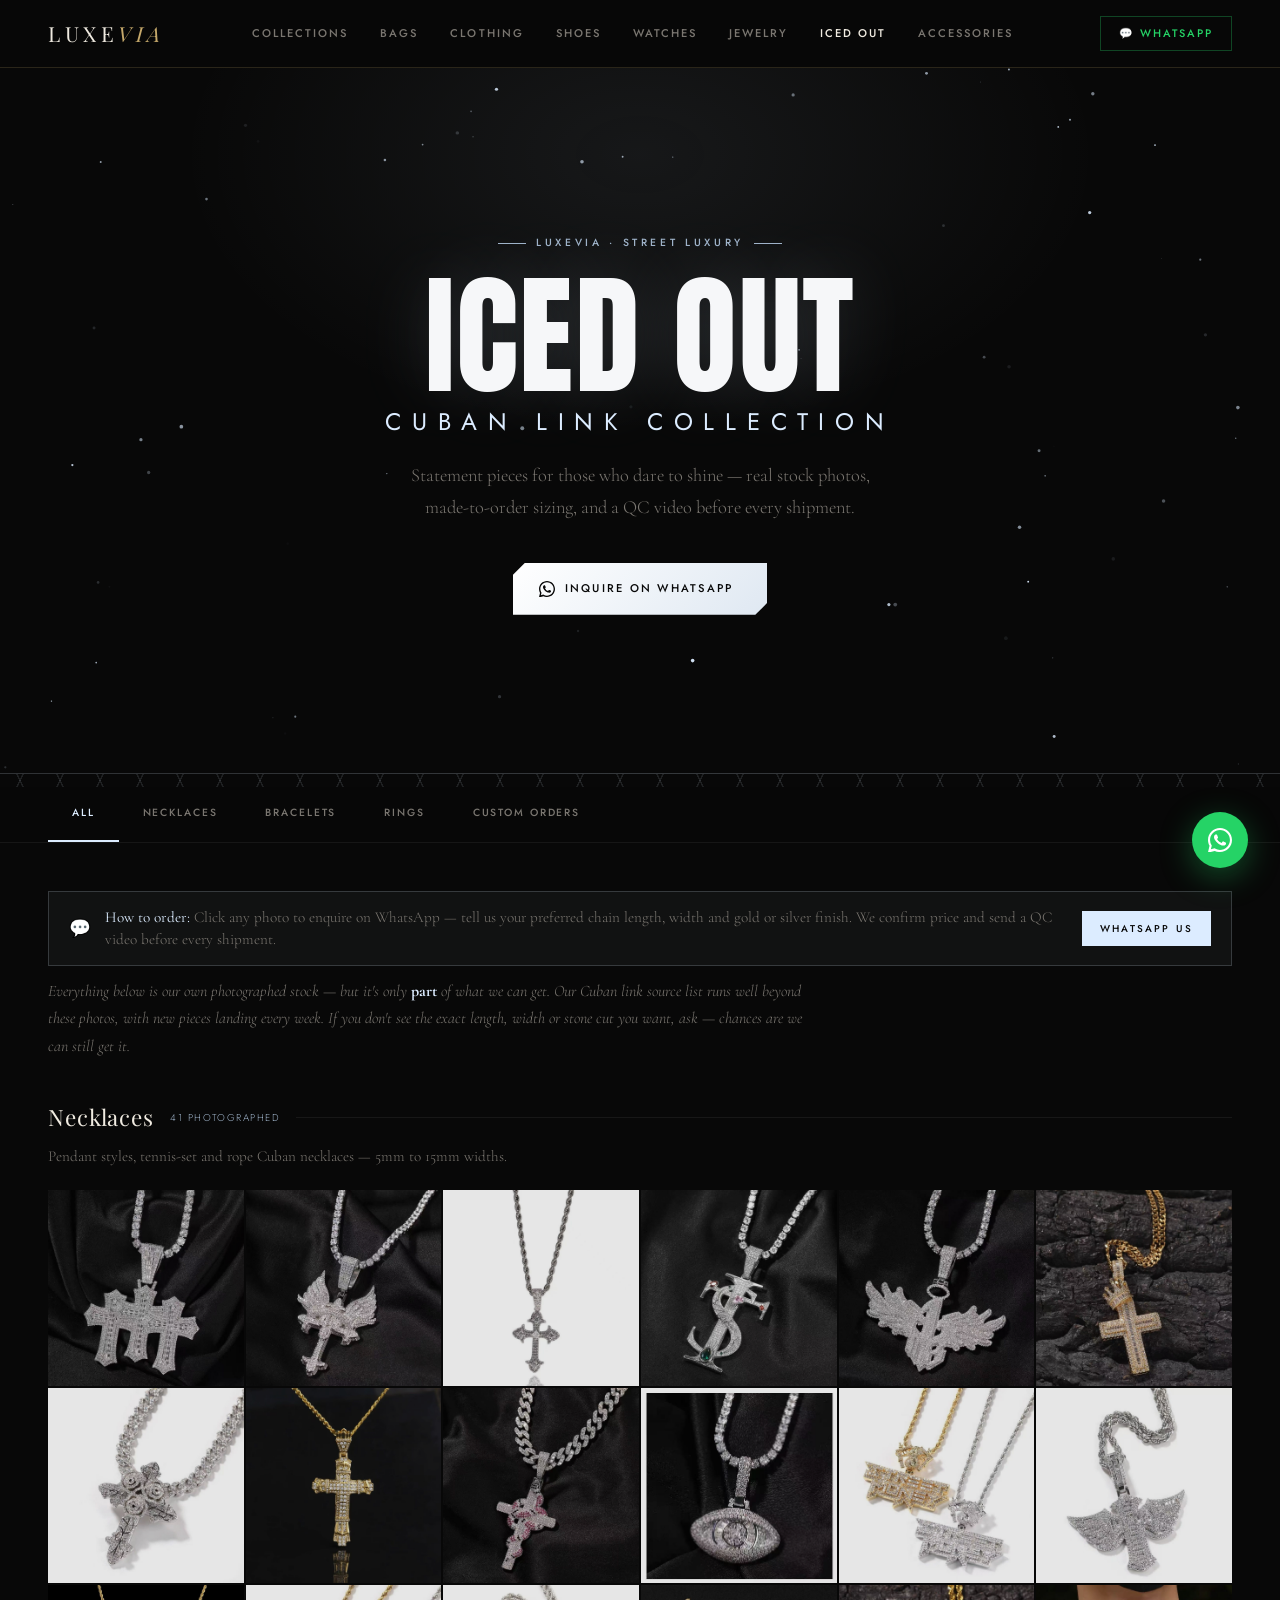
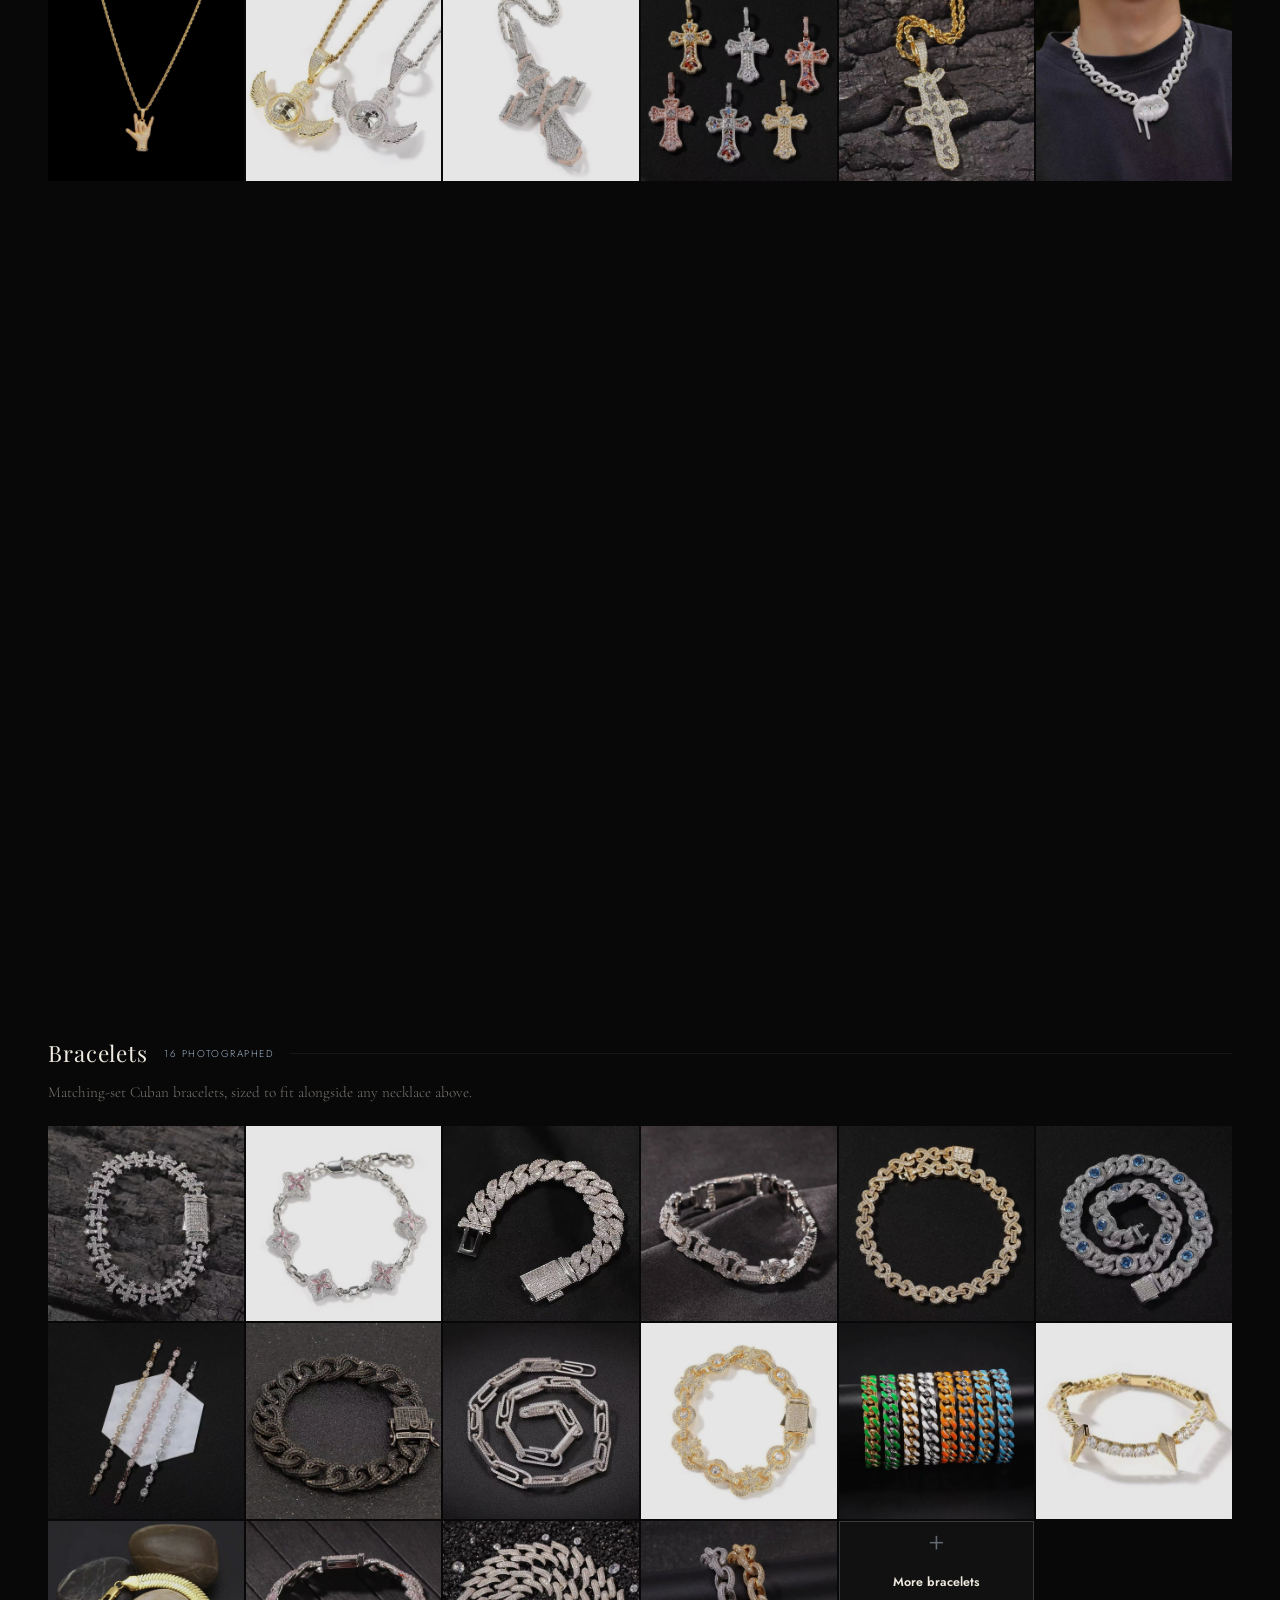
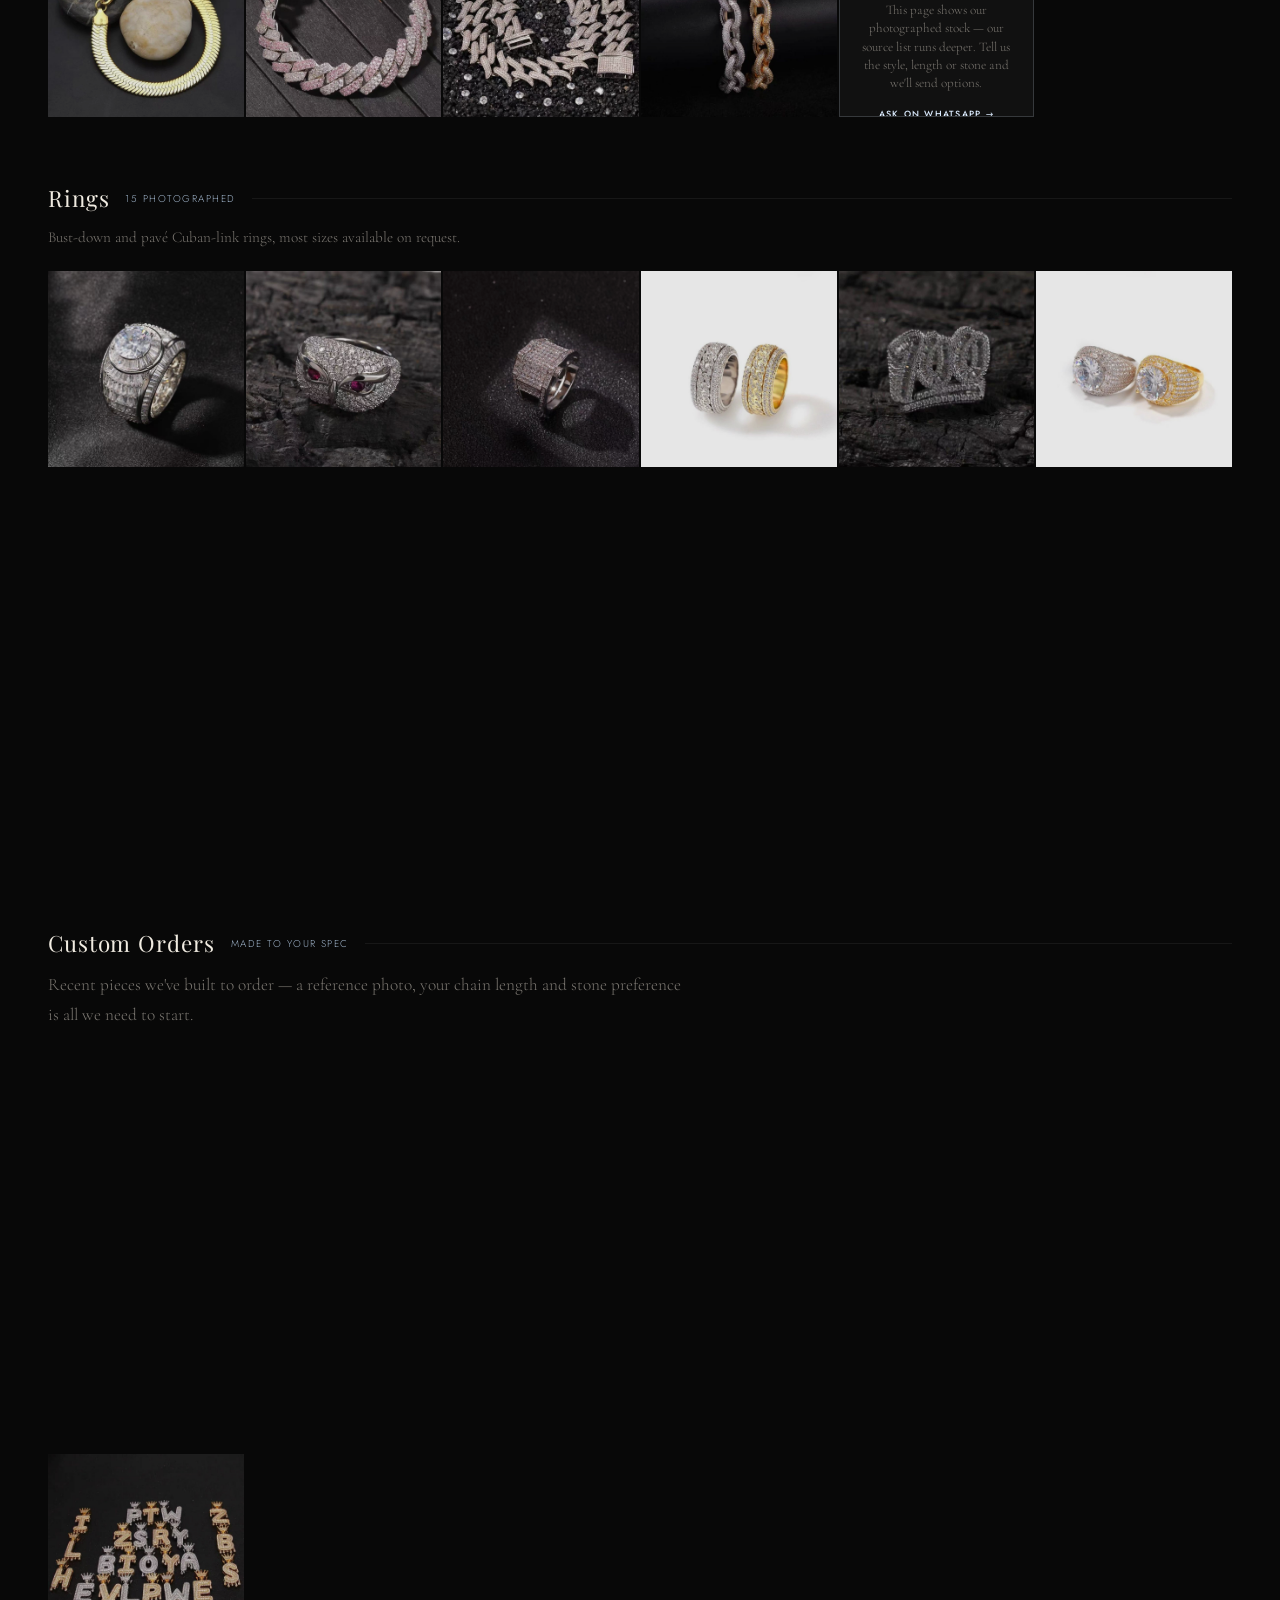
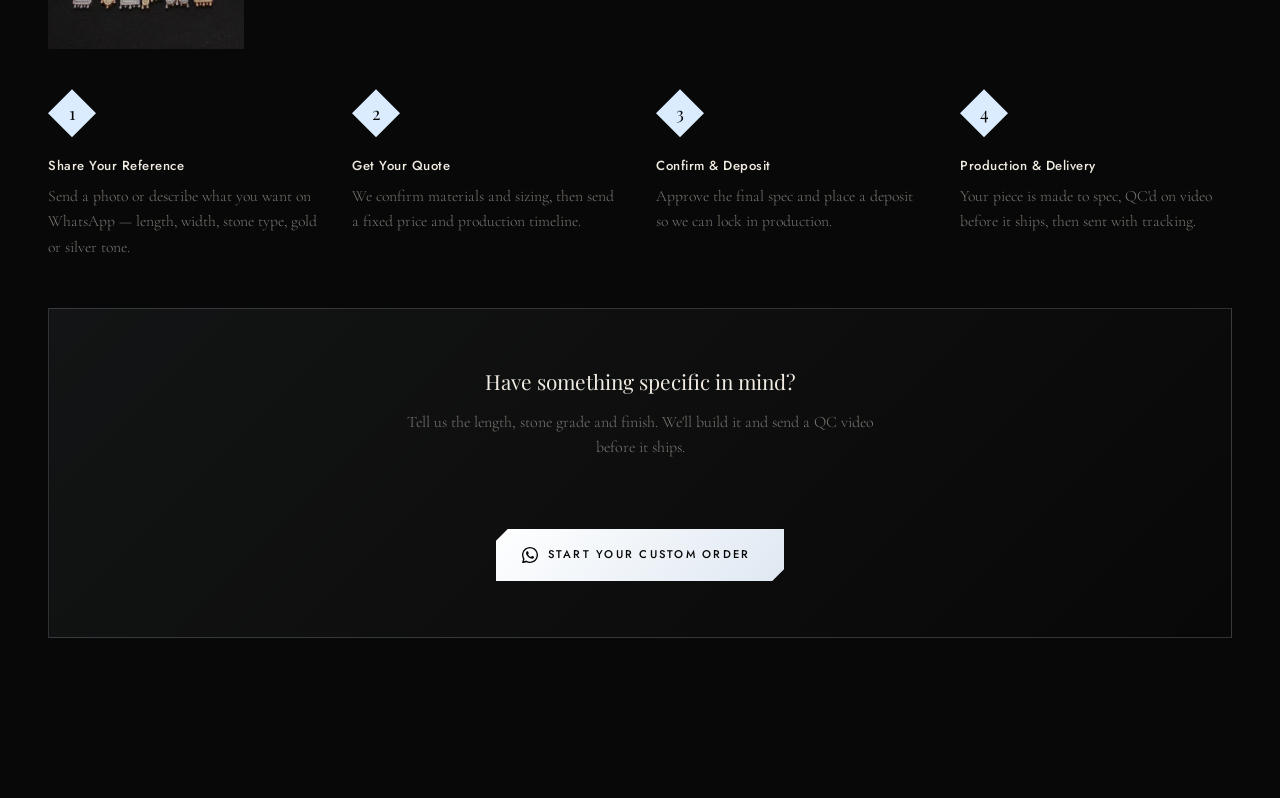
<file: pages/iced-out.html>
<!DOCTYPE html>
<html lang="en">
<head>
<meta charset="UTF-8">
<meta name="viewport" content="width=device-width, initial-scale=1.0">
<title>Iced Out — Cuban Link Collection | LUXEVIA</title>
<meta name="description" content="Iced Out — custom Cuban link chains, bracelets and rings. Real stock photos, made-to-order sizing, QC video before every shipment.">
<link rel="stylesheet" href="../css/style.css">
<link rel="preconnect" href="https://fonts.googleapis.com">
<link rel="preconnect" href="https://fonts.gstatic.com" crossorigin>
<link href="https://fonts.googleapis.com/css2?family=Anton&display=swap" rel="stylesheet">
<style>
/* ── ICED OUT — page-scoped visual language ──
   Cold silver / ice-white in place of the house gold, pure black ground.
   Reuses the site's shared nav / reveal system, and the same full-bleed
   photo-card pattern used on watches.html (brand-card), re-themed here. */
:root{
  --ice:      #dcecff;
  --ice-dim:  #9fb3c9;
  --ice-line: rgba(220,236,255,0.18);
}

/* Hero */
.iced-hero{
  position:relative;
  min-height:86vh;
  padding-top: var(--nav-h);
  display:flex; align-items:center; justify-content:center;
  text-align:center;
  overflow:hidden;
  background:
    radial-gradient(ellipse 60% 60% at 50% 20%, rgba(220,236,255,0.07), transparent 60%),
    var(--black);
  border-bottom:1px solid var(--ice-line);
}
#iced-canvas{ position:absolute; inset:0; width:100%; height:100%; pointer-events:none; }
.iced-hero-inner{ position:relative; z-index:2; padding:60px 32px; max-width:760px; }
.iced-tag{
  display:inline-flex; align-items:center; gap:10px; justify-content:center;
  font-family:'Jost',sans-serif; font-size:0.65rem; font-weight:500;
  letter-spacing:0.35em; text-transform:uppercase; color:var(--ice-dim);
  margin-bottom:26px;
}
.iced-tag::before,.iced-tag::after{ content:''; width:28px; height:1px; background:var(--ice-dim); }
.iced-h1{
  font-family:'Anton',sans-serif; font-weight:400;
  font-size:clamp(3.4rem, 11vw, 8.2rem); line-height:0.88; letter-spacing:0.01em;
  color:#f6f7f9; text-shadow:0 0 70px rgba(220,236,255,0.16);
}
.iced-h1 span{
  display:block; font-family:'Jost',sans-serif; font-weight:400;
  font-size:clamp(1rem, 2.6vw, 1.5rem); letter-spacing:0.45em; text-transform:uppercase;
  color:var(--ice); margin-top:18px;
}
.iced-desc{
  font-family:'Cormorant Garamond',serif; font-size:1.15rem; color:var(--muted);
  max-width:480px; margin:26px auto 0; line-height:1.75;
}
.facet-btn{
  position:relative; display:inline-flex; align-items:center; gap:10px;
  margin-top:40px; padding:17px 34px 17px 26px;
  font-family:'Jost',sans-serif; font-size:0.7rem; font-weight:500;
  letter-spacing:0.2em; text-transform:uppercase; color:var(--black);
  background:linear-gradient(135deg,#ffffff 0%,#dfe8f2 100%);
  clip-path:polygon(12px 0,100% 0,100% calc(100% - 12px),calc(100% - 12px) 100%,0 100%,0 12px);
  transition:var(--transition);
}
.facet-btn:hover{ transform:translateY(-2px); box-shadow:0 14px 34px rgba(220,236,255,0.18); }
.facet-btn svg{ flex-shrink:0; }

.facet-divider{
  height:13px;
  background:
    linear-gradient(115deg,transparent 48%,var(--ice-line) 48.5%,var(--ice-line) 51.5%,transparent 52%),
    linear-gradient(65deg,transparent 48%,var(--ice-line) 48.5%,var(--ice-line) 51.5%,transparent 52%);
  background-size:40px 100%;
  opacity:0.6;
}

/* Tip bar — ice accent instead of gold */
.iced-tip{
  display:flex; align-items:center; gap:14px;
  padding:14px 20px; margin-bottom:12px; flex-wrap:wrap;
  background:rgba(220,236,255,0.04); border:1px solid var(--ice-line);
}
.iced-tip p{ font-family:'Cormorant Garamond',serif; font-size:0.95rem; color:var(--muted); line-height:1.5; flex:1; }
.iced-tip strong{ color:var(--ice); font-weight:400; }
.iced-tip .btn{ background:var(--ice); color:var(--black); }
.iced-tip .btn:hover{ background:#fff; }

.iced-note{
  font-family:'Cormorant Garamond',serif; font-size:1rem; color:var(--muted);
  max-width:760px; margin:0 0 40px; line-height:1.7; font-style:italic;
}
.iced-note strong{ color:var(--ice); font-style:normal; }

/* Filter bar — ice active state */
.iced-page .filter-btn.active{ color:var(--ice); border-bottom-color:var(--ice); }

/* Section headers */
.iced-sec-title{ display:flex; align-items:center; gap:16px; margin:8px 0 8px; }
.iced-sec-title h2{
  font-family:'Playfair Display',serif; font-weight:400; font-size:1.4rem;
  color:var(--cream); letter-spacing:0.04em; white-space:nowrap;
}
.iced-sec-title .count{ font-size:0.62rem; letter-spacing:0.15em; text-transform:uppercase; color:var(--ice-dim); white-space:nowrap; }
.iced-sec-title .line{ flex:1; height:1px; background:var(--border-sub); }
.iced-sec-sub{
  font-family:'Cormorant Garamond',serif; font-size:0.95rem; color:var(--muted);
  margin-bottom:22px; max-width:640px; line-height:1.6;
}

/* ── Brand-card pattern (same component as watches.html/bags.html),
   re-themed with ice accents and forced to a square ratio for real product photos ── */
.iced-grid{ display:grid; grid-template-columns:repeat(6,1fr); gap:2px; margin-bottom:64px; }
.brand-card{ position:relative; overflow:hidden; background:var(--panel); display:block; text-decoration:none; cursor:pointer; }
.iced-card{ aspect-ratio:1/1; }
.brand-card-photo{
  position:absolute; inset:0; width:100%; height:100%; object-fit:cover;
  filter:brightness(0.9);
  transition:transform 0.7s cubic-bezier(0.25,0.46,0.45,0.94), filter 0.4s;
}
.brand-card:hover .brand-card-photo{ transform:scale(1.06); filter:brightness(1); }
.brand-card-overlay{
  position:absolute; inset:0; z-index:1;
  background:linear-gradient(to top, rgba(4,4,5,0.55) 0%, transparent 32%);
  opacity:0; transition:opacity 0.4s;
}
.brand-card:hover .brand-card-overlay{ opacity:1; }
.brand-card-sheen{
  position:absolute; inset:0; z-index:1;
  background:linear-gradient(135deg, rgba(220,236,255,0.12) 0%, transparent 55%);
  opacity:0; transition:opacity 0.5s;
}
.brand-card:hover .brand-card-sheen{ opacity:1; }
.brand-card-frame{
  position:absolute; inset:0; z-index:3; border:1px solid transparent; transition:border-color 0.4s; pointer-events:none;
}
.brand-card:hover .brand-card-frame{ border-color:rgba(220,236,255,0.45); }
.brand-card-cta-wrap{ position:absolute; bottom:12px; left:0; right:0; z-index:2; text-align:center; }
.brand-card-cta{
  display:inline-block; padding:6px 14px;
  font-size:0.56rem; font-weight:500; letter-spacing:0.1em; text-transform:uppercase;
  color:#fff; background:rgba(4,4,5,0.55); border:1px solid var(--ice-line);
  opacity:0; transform:translateY(6px); transition:all 0.35s 0.03s;
}
.brand-card:hover .brand-card-cta{ opacity:1; transform:translateY(0); }

/* Ask-for-more tile (same idea as the "Other Brands" card on watches.html) */
.iced-ask-card{ background:var(--off-black); border:1px solid var(--ice-line); }
.ask-card-inner{
  position:absolute; inset:0; display:flex; flex-direction:column; align-items:center; justify-content:center;
  padding:18px; text-align:center;
}
.ask-plus{ font-size:1.8rem; margin-bottom:10px; opacity:0.4; color:var(--ice); }
.ask-title{ font-family:'Jost',sans-serif; font-size:0.78rem; font-weight:600; color:var(--cream); margin-bottom:8px; }
.ask-sub{ font-family:'Cormorant Garamond',serif; font-size:0.82rem; color:var(--muted); line-height:1.4; margin-bottom:14px; }
.ask-cta{ font-size:0.56rem; font-weight:500; letter-spacing:0.14em; text-transform:uppercase; color:var(--ice); }
.iced-ask-card:hover{ border-color:rgba(220,236,255,0.45); background:rgba(220,236,255,0.04); }

/* Custom-order proof gallery */
.custom-proof-grid{ display:grid; grid-template-columns:repeat(6,1fr); gap:2px; margin:28px 0 40px; }
.custom-photo{ aspect-ratio:1/1; overflow:hidden; background:var(--panel); }
.custom-photo img{ width:100%; height:100%; object-fit:cover; filter:brightness(0.92); transition:transform 0.6s ease, filter 0.4s; }
.custom-photo:hover img{ transform:scale(1.06); filter:brightness(1); }

/* Steps */
.iced-steps{ display:grid; grid-template-columns:repeat(4,1fr); gap:32px; margin:36px 0 48px; }
.iced-step-badge{
  width:48px; height:48px; display:flex; align-items:center; justify-content:center;
  font-family:'Playfair Display',serif; font-size:1.1rem; color:var(--black);
  background:var(--ice); clip-path:polygon(50% 0,100% 50%,50% 100%,0 50%); margin-bottom:18px;
}
.iced-steps h3{ font-family:'Jost',sans-serif; font-size:0.82rem; font-weight:500; letter-spacing:0.04em; color:var(--cream); margin-bottom:8px; }
.iced-steps p{ font-family:'Cormorant Garamond',serif; font-size:0.98rem; color:var(--muted); line-height:1.6; }

.iced-cta-block{
  text-align:center; padding:56px 40px; margin-top:8px;
  border:1px solid var(--ice-line); background:linear-gradient(135deg, rgba(220,236,255,0.05), transparent);
}
.iced-cta-block p.lead{ font-family:'Playfair Display',serif; font-size:1.3rem; color:var(--cream); margin-bottom:12px; }
.iced-cta-block p.sub{ font-family:'Cormorant Garamond',serif; font-size:1rem; color:var(--muted); margin-bottom:28px; max-width:480px; margin-left:auto; margin-right:auto; }

@media (max-width:1100px){
  .iced-grid{ grid-template-columns:repeat(4,1fr); }
  .custom-proof-grid{ grid-template-columns:repeat(4,1fr); }
  .iced-steps{ grid-template-columns:repeat(2,1fr); row-gap:36px; }
}
@media (max-width:640px){
  .iced-h1{ font-size:clamp(2.6rem,16vw,4.5rem); }
  .iced-grid{ grid-template-columns:repeat(3,1fr); }
  .custom-proof-grid{ grid-template-columns:repeat(3,1fr); }
  .iced-steps{ grid-template-columns:1fr; }
}
</style>
</head>
<body class="iced-page">
<nav id="nav">
  <a href="../index.html" class="nav-logo">Luxe<span>via</span></a>
  <ul class="nav-links">
    <li><a href="../index.html#catalog">Collections</a></li>
    <li><a href="bags.html">Bags</a></li>
    <li><a href="clothes.html">Clothing</a></li>
    <li><a href="shoes.html">Shoes</a></li>
    <li><a href="watches.html">Watches</a></li>
    <li><a href="jewelry.html">Jewelry</a></li>
    <li><a href="iced-out.html" class="active">Iced Out</a></li>
    <li><a href="accessories.html">Accessories</a></li>
  </ul>
  <a href="https://wa.me/8615204002312" target="_blank" class="nav-wa">💬 WhatsApp</a>
  <button class="nav-burger" id="nav-burger"><span></span><span></span><span></span></button>
</nav>
<div id="mobile-nav">
  <a href="../index.html">← Home</a>
  <a href="bags.html">Bags</a><a href="clothes.html">Clothing</a><a href="shoes.html">Shoes</a>
  <a href="watches.html">Watches</a><a href="jewelry.html">Jewelry</a><a href="iced-out.html">Iced Out</a>
  <a href="accessories.html">Accessories</a>
  <a href="https://wa.me/8615204002312" target="_blank" style="color:var(--whatsapp)">💬 WhatsApp</a>
</div>

<header class="iced-hero">
  <canvas id="iced-canvas"></canvas>
  <div class="iced-hero-inner">
    <p class="iced-tag">Luxevia · Street Luxury</p>
    <h1 class="iced-h1">ICED OUT<span>Cuban Link Collection</span></h1>
    <p class="iced-desc">Statement pieces for those who dare to shine — real stock photos, made-to-order sizing, and a QC video before every shipment.</p>
    <a class="facet-btn" href="https://wa.me/8615204002312?text=Hi%20Luxevia%2C%20I%27m%20interested%20in%20the%20Iced%20Out%20Cuban%20Link%20collection" target="_blank">
      <svg width="16" height="16" viewBox="0 0 24 24" fill="currentColor"><path d="M17.472 14.382c-.297-.149-1.758-.867-2.03-.967-.273-.099-.471-.148-.67.15-.197.297-.767.966-.94 1.164-.173.199-.347.223-.644.075-.297-.15-1.255-.463-2.39-1.475-.883-.788-1.48-1.761-1.653-2.059-.173-.297-.018-.458.13-.606.134-.133.298-.347.446-.52.149-.174.198-.298.298-.497.099-.198.05-.371-.025-.52-.075-.149-.669-1.612-.916-2.207-.242-.579-.487-.5-.669-.51-.173-.008-.371-.01-.57-.01-.198 0-.52.074-.792.372-.272.297-1.04 1.016-1.04 2.479 0 1.462 1.065 2.875 1.213 3.074.149.198 2.096 3.2 5.077 4.487.709.306 1.262.489 1.694.625.712.227 1.36.195 1.871.118.571-.085 1.758-.719 2.006-1.413.248-.694.248-1.289.173-1.413-.074-.124-.272-.198-.57-.347z"/><path d="M12 0C5.373 0 0 5.373 0 12c0 2.126.558 4.121 1.532 5.856L.057 23.882a.5.5 0 00.611.61l6.054-1.47A11.935 11.935 0 0012 24c6.627 0 12-5.373 12-12S18.627 0 12 0zm0 21.938a9.9 9.9 0 01-5.031-1.37l-.361-.214-3.741.908.937-3.639-.235-.374A9.895 9.895 0 012.062 12C2.062 6.533 6.533 2.062 12 2.062S21.938 6.533 21.938 12 17.467 21.938 12 21.938z"/></svg>
      Inquire on WhatsApp
    </a>
  </div>
</header>
<div class="facet-divider"></div>

<div class="filter-bar">
  <div class="filter-inner">
    <button class="filter-btn active" data-filter="all">All</button>
    <button class="filter-btn" data-filter="necklaces">Necklaces</button>
    <button class="filter-btn" data-filter="bracelets">Bracelets</button>
    <button class="filter-btn" data-filter="rings">Rings</button>
    <button class="filter-btn" data-filter="custom">Custom Orders</button>
  </div>
</div>

<section class="product-section">
  <div class="product-grid-wrap">

    <div class="iced-tip reveal">
      <span style="font-size:1.1rem;flex-shrink:0">💬</span>
      <p><strong>How to order:</strong> Click any photo to enquire on WhatsApp — tell us your preferred chain length, width and gold or silver finish. We confirm price and send a QC video before every shipment.</p>
      <a href="https://wa.me/8615204002312?text=Hi%20Luxevia%2C%20I%27m%20interested%20in%20a%20Cuban%20Link%20piece" target="_blank" class="btn" style="font-size:0.62rem;padding:10px 18px;flex-shrink:0;">WhatsApp Us</a>
    </div>
    <p class="iced-note">Everything below is our own photographed stock — but it's only <strong>part</strong> of what we can get. Our Cuban link source list runs well beyond these photos, with new pieces landing every week. If you don't see the exact length, width or stone cut you want, ask — chances are we can still get it.</p>

    <!-- NECKLACES -->
    <div class="brand-section reveal" data-brand="necklaces">
      <div class="iced-sec-title">
        <h2>Necklaces</h2>
        <span class="count">41 photographed</span>
        <div class="line"></div>
      </div>
      <p class="iced-sec-sub">Pendant styles, tennis-set and rope Cuban necklaces — 5mm to 15mm widths.</p>
      <div class="iced-grid">
      <a href="https://wa.me/8615204002312?text=Hi%20Luxevia%2C%20I%27m%20interested%20in%20Necklace%20%2301%20from%20the%20Iced%20Out%20Cuban%20Link%20collection" target="_blank" class="brand-card iced-card reveal" aria-label="Enquire about Necklace 01">
        <img src="../images/iced-out/necklaces/necklace-01.jpg" alt="Cuban Link Necklace 01" loading="lazy" class="brand-card-photo">
        <div class="brand-card-overlay"></div><div class="brand-card-sheen"></div><div class="brand-card-frame"></div>
        <div class="brand-card-cta-wrap"><span class="brand-card-cta">💬 Enquire</span></div>
      </a>
      <a href="https://wa.me/8615204002312?text=Hi%20Luxevia%2C%20I%27m%20interested%20in%20Necklace%20%2302%20from%20the%20Iced%20Out%20Cuban%20Link%20collection" target="_blank" class="brand-card iced-card reveal" aria-label="Enquire about Necklace 02">
        <img src="../images/iced-out/necklaces/necklace-02.jpg" alt="Cuban Link Necklace 02" loading="lazy" class="brand-card-photo">
        <div class="brand-card-overlay"></div><div class="brand-card-sheen"></div><div class="brand-card-frame"></div>
        <div class="brand-card-cta-wrap"><span class="brand-card-cta">💬 Enquire</span></div>
      </a>
      <a href="https://wa.me/8615204002312?text=Hi%20Luxevia%2C%20I%27m%20interested%20in%20Necklace%20%2303%20from%20the%20Iced%20Out%20Cuban%20Link%20collection" target="_blank" class="brand-card iced-card reveal" aria-label="Enquire about Necklace 03">
        <img src="../images/iced-out/necklaces/necklace-03.jpg" alt="Cuban Link Necklace 03" loading="lazy" class="brand-card-photo">
        <div class="brand-card-overlay"></div><div class="brand-card-sheen"></div><div class="brand-card-frame"></div>
        <div class="brand-card-cta-wrap"><span class="brand-card-cta">💬 Enquire</span></div>
      </a>
      <a href="https://wa.me/8615204002312?text=Hi%20Luxevia%2C%20I%27m%20interested%20in%20Necklace%20%2304%20from%20the%20Iced%20Out%20Cuban%20Link%20collection" target="_blank" class="brand-card iced-card reveal" aria-label="Enquire about Necklace 04">
        <img src="../images/iced-out/necklaces/necklace-04.jpg" alt="Cuban Link Necklace 04" loading="lazy" class="brand-card-photo">
        <div class="brand-card-overlay"></div><div class="brand-card-sheen"></div><div class="brand-card-frame"></div>
        <div class="brand-card-cta-wrap"><span class="brand-card-cta">💬 Enquire</span></div>
      </a>
      <a href="https://wa.me/8615204002312?text=Hi%20Luxevia%2C%20I%27m%20interested%20in%20Necklace%20%2305%20from%20the%20Iced%20Out%20Cuban%20Link%20collection" target="_blank" class="brand-card iced-card reveal" aria-label="Enquire about Necklace 05">
        <img src="../images/iced-out/necklaces/necklace-05.jpg" alt="Cuban Link Necklace 05" loading="lazy" class="brand-card-photo">
        <div class="brand-card-overlay"></div><div class="brand-card-sheen"></div><div class="brand-card-frame"></div>
        <div class="brand-card-cta-wrap"><span class="brand-card-cta">💬 Enquire</span></div>
      </a>
      <a href="https://wa.me/8615204002312?text=Hi%20Luxevia%2C%20I%27m%20interested%20in%20Necklace%20%2306%20from%20the%20Iced%20Out%20Cuban%20Link%20collection" target="_blank" class="brand-card iced-card reveal" aria-label="Enquire about Necklace 06">
        <img src="../images/iced-out/necklaces/necklace-06.jpg" alt="Cuban Link Necklace 06" loading="lazy" class="brand-card-photo">
        <div class="brand-card-overlay"></div><div class="brand-card-sheen"></div><div class="brand-card-frame"></div>
        <div class="brand-card-cta-wrap"><span class="brand-card-cta">💬 Enquire</span></div>
      </a>
      <a href="https://wa.me/8615204002312?text=Hi%20Luxevia%2C%20I%27m%20interested%20in%20Necklace%20%2307%20from%20the%20Iced%20Out%20Cuban%20Link%20collection" target="_blank" class="brand-card iced-card reveal" aria-label="Enquire about Necklace 07">
        <img src="../images/iced-out/necklaces/necklace-07.jpg" alt="Cuban Link Necklace 07" loading="lazy" class="brand-card-photo">
        <div class="brand-card-overlay"></div><div class="brand-card-sheen"></div><div class="brand-card-frame"></div>
        <div class="brand-card-cta-wrap"><span class="brand-card-cta">💬 Enquire</span></div>
      </a>
      <a href="https://wa.me/8615204002312?text=Hi%20Luxevia%2C%20I%27m%20interested%20in%20Necklace%20%2308%20from%20the%20Iced%20Out%20Cuban%20Link%20collection" target="_blank" class="brand-card iced-card reveal" aria-label="Enquire about Necklace 08">
        <img src="../images/iced-out/necklaces/necklace-08.jpg" alt="Cuban Link Necklace 08" loading="lazy" class="brand-card-photo">
        <div class="brand-card-overlay"></div><div class="brand-card-sheen"></div><div class="brand-card-frame"></div>
        <div class="brand-card-cta-wrap"><span class="brand-card-cta">💬 Enquire</span></div>
      </a>
      <a href="https://wa.me/8615204002312?text=Hi%20Luxevia%2C%20I%27m%20interested%20in%20Necklace%20%2309%20from%20the%20Iced%20Out%20Cuban%20Link%20collection" target="_blank" class="brand-card iced-card reveal" aria-label="Enquire about Necklace 09">
        <img src="../images/iced-out/necklaces/necklace-09.jpg" alt="Cuban Link Necklace 09" loading="lazy" class="brand-card-photo">
        <div class="brand-card-overlay"></div><div class="brand-card-sheen"></div><div class="brand-card-frame"></div>
        <div class="brand-card-cta-wrap"><span class="brand-card-cta">💬 Enquire</span></div>
      </a>
      <a href="https://wa.me/8615204002312?text=Hi%20Luxevia%2C%20I%27m%20interested%20in%20Necklace%20%2310%20from%20the%20Iced%20Out%20Cuban%20Link%20collection" target="_blank" class="brand-card iced-card reveal" aria-label="Enquire about Necklace 10">
        <img src="../images/iced-out/necklaces/necklace-10.jpg" alt="Cuban Link Necklace 10" loading="lazy" class="brand-card-photo">
        <div class="brand-card-overlay"></div><div class="brand-card-sheen"></div><div class="brand-card-frame"></div>
        <div class="brand-card-cta-wrap"><span class="brand-card-cta">💬 Enquire</span></div>
      </a>
      <a href="https://wa.me/8615204002312?text=Hi%20Luxevia%2C%20I%27m%20interested%20in%20Necklace%20%2311%20from%20the%20Iced%20Out%20Cuban%20Link%20collection" target="_blank" class="brand-card iced-card reveal" aria-label="Enquire about Necklace 11">
        <img src="../images/iced-out/necklaces/necklace-11.jpg" alt="Cuban Link Necklace 11" loading="lazy" class="brand-card-photo">
        <div class="brand-card-overlay"></div><div class="brand-card-sheen"></div><div class="brand-card-frame"></div>
        <div class="brand-card-cta-wrap"><span class="brand-card-cta">💬 Enquire</span></div>
      </a>
      <a href="https://wa.me/8615204002312?text=Hi%20Luxevia%2C%20I%27m%20interested%20in%20Necklace%20%2312%20from%20the%20Iced%20Out%20Cuban%20Link%20collection" target="_blank" class="brand-card iced-card reveal" aria-label="Enquire about Necklace 12">
        <img src="../images/iced-out/necklaces/necklace-12.jpg" alt="Cuban Link Necklace 12" loading="lazy" class="brand-card-photo">
        <div class="brand-card-overlay"></div><div class="brand-card-sheen"></div><div class="brand-card-frame"></div>
        <div class="brand-card-cta-wrap"><span class="brand-card-cta">💬 Enquire</span></div>
      </a>
      <a href="https://wa.me/8615204002312?text=Hi%20Luxevia%2C%20I%27m%20interested%20in%20Necklace%20%2313%20from%20the%20Iced%20Out%20Cuban%20Link%20collection" target="_blank" class="brand-card iced-card reveal" aria-label="Enquire about Necklace 13">
        <img src="../images/iced-out/necklaces/necklace-13.jpg" alt="Cuban Link Necklace 13" loading="lazy" class="brand-card-photo">
        <div class="brand-card-overlay"></div><div class="brand-card-sheen"></div><div class="brand-card-frame"></div>
        <div class="brand-card-cta-wrap"><span class="brand-card-cta">💬 Enquire</span></div>
      </a>
      <a href="https://wa.me/8615204002312?text=Hi%20Luxevia%2C%20I%27m%20interested%20in%20Necklace%20%2314%20from%20the%20Iced%20Out%20Cuban%20Link%20collection" target="_blank" class="brand-card iced-card reveal" aria-label="Enquire about Necklace 14">
        <img src="../images/iced-out/necklaces/necklace-14.jpg" alt="Cuban Link Necklace 14" loading="lazy" class="brand-card-photo">
        <div class="brand-card-overlay"></div><div class="brand-card-sheen"></div><div class="brand-card-frame"></div>
        <div class="brand-card-cta-wrap"><span class="brand-card-cta">💬 Enquire</span></div>
      </a>
      <a href="https://wa.me/8615204002312?text=Hi%20Luxevia%2C%20I%27m%20interested%20in%20Necklace%20%2315%20from%20the%20Iced%20Out%20Cuban%20Link%20collection" target="_blank" class="brand-card iced-card reveal" aria-label="Enquire about Necklace 15">
        <img src="../images/iced-out/necklaces/necklace-15.jpg" alt="Cuban Link Necklace 15" loading="lazy" class="brand-card-photo">
        <div class="brand-card-overlay"></div><div class="brand-card-sheen"></div><div class="brand-card-frame"></div>
        <div class="brand-card-cta-wrap"><span class="brand-card-cta">💬 Enquire</span></div>
      </a>
      <a href="https://wa.me/8615204002312?text=Hi%20Luxevia%2C%20I%27m%20interested%20in%20Necklace%20%2316%20from%20the%20Iced%20Out%20Cuban%20Link%20collection" target="_blank" class="brand-card iced-card reveal" aria-label="Enquire about Necklace 16">
        <img src="../images/iced-out/necklaces/necklace-16.jpg" alt="Cuban Link Necklace 16" loading="lazy" class="brand-card-photo">
        <div class="brand-card-overlay"></div><div class="brand-card-sheen"></div><div class="brand-card-frame"></div>
        <div class="brand-card-cta-wrap"><span class="brand-card-cta">💬 Enquire</span></div>
      </a>
      <a href="https://wa.me/8615204002312?text=Hi%20Luxevia%2C%20I%27m%20interested%20in%20Necklace%20%2317%20from%20the%20Iced%20Out%20Cuban%20Link%20collection" target="_blank" class="brand-card iced-card reveal" aria-label="Enquire about Necklace 17">
        <img src="../images/iced-out/necklaces/necklace-17.jpg" alt="Cuban Link Necklace 17" loading="lazy" class="brand-card-photo">
        <div class="brand-card-overlay"></div><div class="brand-card-sheen"></div><div class="brand-card-frame"></div>
        <div class="brand-card-cta-wrap"><span class="brand-card-cta">💬 Enquire</span></div>
      </a>
      <a href="https://wa.me/8615204002312?text=Hi%20Luxevia%2C%20I%27m%20interested%20in%20Necklace%20%2318%20from%20the%20Iced%20Out%20Cuban%20Link%20collection" target="_blank" class="brand-card iced-card reveal" aria-label="Enquire about Necklace 18">
        <img src="../images/iced-out/necklaces/necklace-18.jpg" alt="Cuban Link Necklace 18" loading="lazy" class="brand-card-photo">
        <div class="brand-card-overlay"></div><div class="brand-card-sheen"></div><div class="brand-card-frame"></div>
        <div class="brand-card-cta-wrap"><span class="brand-card-cta">💬 Enquire</span></div>
      </a>
      <a href="https://wa.me/8615204002312?text=Hi%20Luxevia%2C%20I%27m%20interested%20in%20Necklace%20%2319%20from%20the%20Iced%20Out%20Cuban%20Link%20collection" target="_blank" class="brand-card iced-card reveal" aria-label="Enquire about Necklace 19">
        <img src="../images/iced-out/necklaces/necklace-19.jpg" alt="Cuban Link Necklace 19" loading="lazy" class="brand-card-photo">
        <div class="brand-card-overlay"></div><div class="brand-card-sheen"></div><div class="brand-card-frame"></div>
        <div class="brand-card-cta-wrap"><span class="brand-card-cta">💬 Enquire</span></div>
      </a>
      <a href="https://wa.me/8615204002312?text=Hi%20Luxevia%2C%20I%27m%20interested%20in%20Necklace%20%2320%20from%20the%20Iced%20Out%20Cuban%20Link%20collection" target="_blank" class="brand-card iced-card reveal" aria-label="Enquire about Necklace 20">
        <img src="../images/iced-out/necklaces/necklace-20.jpg" alt="Cuban Link Necklace 20" loading="lazy" class="brand-card-photo">
        <div class="brand-card-overlay"></div><div class="brand-card-sheen"></div><div class="brand-card-frame"></div>
        <div class="brand-card-cta-wrap"><span class="brand-card-cta">💬 Enquire</span></div>
      </a>
      <a href="https://wa.me/8615204002312?text=Hi%20Luxevia%2C%20I%27m%20interested%20in%20Necklace%20%2321%20from%20the%20Iced%20Out%20Cuban%20Link%20collection" target="_blank" class="brand-card iced-card reveal" aria-label="Enquire about Necklace 21">
        <img src="../images/iced-out/necklaces/necklace-21.jpg" alt="Cuban Link Necklace 21" loading="lazy" class="brand-card-photo">
        <div class="brand-card-overlay"></div><div class="brand-card-sheen"></div><div class="brand-card-frame"></div>
        <div class="brand-card-cta-wrap"><span class="brand-card-cta">💬 Enquire</span></div>
      </a>
      <a href="https://wa.me/8615204002312?text=Hi%20Luxevia%2C%20I%27m%20interested%20in%20Necklace%20%2322%20from%20the%20Iced%20Out%20Cuban%20Link%20collection" target="_blank" class="brand-card iced-card reveal" aria-label="Enquire about Necklace 22">
        <img src="../images/iced-out/necklaces/necklace-22.jpg" alt="Cuban Link Necklace 22" loading="lazy" class="brand-card-photo">
        <div class="brand-card-overlay"></div><div class="brand-card-sheen"></div><div class="brand-card-frame"></div>
        <div class="brand-card-cta-wrap"><span class="brand-card-cta">💬 Enquire</span></div>
      </a>
      <a href="https://wa.me/8615204002312?text=Hi%20Luxevia%2C%20I%27m%20interested%20in%20Necklace%20%2323%20from%20the%20Iced%20Out%20Cuban%20Link%20collection" target="_blank" class="brand-card iced-card reveal" aria-label="Enquire about Necklace 23">
        <img src="../images/iced-out/necklaces/necklace-23.jpg" alt="Cuban Link Necklace 23" loading="lazy" class="brand-card-photo">
        <div class="brand-card-overlay"></div><div class="brand-card-sheen"></div><div class="brand-card-frame"></div>
        <div class="brand-card-cta-wrap"><span class="brand-card-cta">💬 Enquire</span></div>
      </a>
      <a href="https://wa.me/8615204002312?text=Hi%20Luxevia%2C%20I%27m%20interested%20in%20Necklace%20%2324%20from%20the%20Iced%20Out%20Cuban%20Link%20collection" target="_blank" class="brand-card iced-card reveal" aria-label="Enquire about Necklace 24">
        <img src="../images/iced-out/necklaces/necklace-24.jpg" alt="Cuban Link Necklace 24" loading="lazy" class="brand-card-photo">
        <div class="brand-card-overlay"></div><div class="brand-card-sheen"></div><div class="brand-card-frame"></div>
        <div class="brand-card-cta-wrap"><span class="brand-card-cta">💬 Enquire</span></div>
      </a>
      <a href="https://wa.me/8615204002312?text=Hi%20Luxevia%2C%20I%27m%20interested%20in%20Necklace%20%2325%20from%20the%20Iced%20Out%20Cuban%20Link%20collection" target="_blank" class="brand-card iced-card reveal" aria-label="Enquire about Necklace 25">
        <img src="../images/iced-out/necklaces/necklace-25.jpg" alt="Cuban Link Necklace 25" loading="lazy" class="brand-card-photo">
        <div class="brand-card-overlay"></div><div class="brand-card-sheen"></div><div class="brand-card-frame"></div>
        <div class="brand-card-cta-wrap"><span class="brand-card-cta">💬 Enquire</span></div>
      </a>
      <a href="https://wa.me/8615204002312?text=Hi%20Luxevia%2C%20I%27m%20interested%20in%20Necklace%20%2326%20from%20the%20Iced%20Out%20Cuban%20Link%20collection" target="_blank" class="brand-card iced-card reveal" aria-label="Enquire about Necklace 26">
        <img src="../images/iced-out/necklaces/necklace-26.jpg" alt="Cuban Link Necklace 26" loading="lazy" class="brand-card-photo">
        <div class="brand-card-overlay"></div><div class="brand-card-sheen"></div><div class="brand-card-frame"></div>
        <div class="brand-card-cta-wrap"><span class="brand-card-cta">💬 Enquire</span></div>
      </a>
      <a href="https://wa.me/8615204002312?text=Hi%20Luxevia%2C%20I%27m%20interested%20in%20Necklace%20%2327%20from%20the%20Iced%20Out%20Cuban%20Link%20collection" target="_blank" class="brand-card iced-card reveal" aria-label="Enquire about Necklace 27">
        <img src="../images/iced-out/necklaces/necklace-27.jpg" alt="Cuban Link Necklace 27" loading="lazy" class="brand-card-photo">
        <div class="brand-card-overlay"></div><div class="brand-card-sheen"></div><div class="brand-card-frame"></div>
        <div class="brand-card-cta-wrap"><span class="brand-card-cta">💬 Enquire</span></div>
      </a>
      <a href="https://wa.me/8615204002312?text=Hi%20Luxevia%2C%20I%27m%20interested%20in%20Necklace%20%2328%20from%20the%20Iced%20Out%20Cuban%20Link%20collection" target="_blank" class="brand-card iced-card reveal" aria-label="Enquire about Necklace 28">
        <img src="../images/iced-out/necklaces/necklace-28.jpg" alt="Cuban Link Necklace 28" loading="lazy" class="brand-card-photo">
        <div class="brand-card-overlay"></div><div class="brand-card-sheen"></div><div class="brand-card-frame"></div>
        <div class="brand-card-cta-wrap"><span class="brand-card-cta">💬 Enquire</span></div>
      </a>
      <a href="https://wa.me/8615204002312?text=Hi%20Luxevia%2C%20I%27m%20interested%20in%20Necklace%20%2329%20from%20the%20Iced%20Out%20Cuban%20Link%20collection" target="_blank" class="brand-card iced-card reveal" aria-label="Enquire about Necklace 29">
        <img src="../images/iced-out/necklaces/necklace-29.jpg" alt="Cuban Link Necklace 29" loading="lazy" class="brand-card-photo">
        <div class="brand-card-overlay"></div><div class="brand-card-sheen"></div><div class="brand-card-frame"></div>
        <div class="brand-card-cta-wrap"><span class="brand-card-cta">💬 Enquire</span></div>
      </a>
      <a href="https://wa.me/8615204002312?text=Hi%20Luxevia%2C%20I%27m%20interested%20in%20Necklace%20%2330%20from%20the%20Iced%20Out%20Cuban%20Link%20collection" target="_blank" class="brand-card iced-card reveal" aria-label="Enquire about Necklace 30">
        <img src="../images/iced-out/necklaces/necklace-30.jpg" alt="Cuban Link Necklace 30" loading="lazy" class="brand-card-photo">
        <div class="brand-card-overlay"></div><div class="brand-card-sheen"></div><div class="brand-card-frame"></div>
        <div class="brand-card-cta-wrap"><span class="brand-card-cta">💬 Enquire</span></div>
      </a>
      <a href="https://wa.me/8615204002312?text=Hi%20Luxevia%2C%20I%27m%20interested%20in%20Necklace%20%2331%20from%20the%20Iced%20Out%20Cuban%20Link%20collection" target="_blank" class="brand-card iced-card reveal" aria-label="Enquire about Necklace 31">
        <img src="../images/iced-out/necklaces/necklace-31.jpg" alt="Cuban Link Necklace 31" loading="lazy" class="brand-card-photo">
        <div class="brand-card-overlay"></div><div class="brand-card-sheen"></div><div class="brand-card-frame"></div>
        <div class="brand-card-cta-wrap"><span class="brand-card-cta">💬 Enquire</span></div>
      </a>
      <a href="https://wa.me/8615204002312?text=Hi%20Luxevia%2C%20I%27m%20interested%20in%20Necklace%20%2332%20from%20the%20Iced%20Out%20Cuban%20Link%20collection" target="_blank" class="brand-card iced-card reveal" aria-label="Enquire about Necklace 32">
        <img src="../images/iced-out/necklaces/necklace-32.jpg" alt="Cuban Link Necklace 32" loading="lazy" class="brand-card-photo">
        <div class="brand-card-overlay"></div><div class="brand-card-sheen"></div><div class="brand-card-frame"></div>
        <div class="brand-card-cta-wrap"><span class="brand-card-cta">💬 Enquire</span></div>
      </a>
      <a href="https://wa.me/8615204002312?text=Hi%20Luxevia%2C%20I%27m%20interested%20in%20Necklace%20%2333%20from%20the%20Iced%20Out%20Cuban%20Link%20collection" target="_blank" class="brand-card iced-card reveal" aria-label="Enquire about Necklace 33">
        <img src="../images/iced-out/necklaces/necklace-33.jpg" alt="Cuban Link Necklace 33" loading="lazy" class="brand-card-photo">
        <div class="brand-card-overlay"></div><div class="brand-card-sheen"></div><div class="brand-card-frame"></div>
        <div class="brand-card-cta-wrap"><span class="brand-card-cta">💬 Enquire</span></div>
      </a>
      <a href="https://wa.me/8615204002312?text=Hi%20Luxevia%2C%20I%27m%20interested%20in%20Necklace%20%2334%20from%20the%20Iced%20Out%20Cuban%20Link%20collection" target="_blank" class="brand-card iced-card reveal" aria-label="Enquire about Necklace 34">
        <img src="../images/iced-out/necklaces/necklace-34.jpg" alt="Cuban Link Necklace 34" loading="lazy" class="brand-card-photo">
        <div class="brand-card-overlay"></div><div class="brand-card-sheen"></div><div class="brand-card-frame"></div>
        <div class="brand-card-cta-wrap"><span class="brand-card-cta">💬 Enquire</span></div>
      </a>
      <a href="https://wa.me/8615204002312?text=Hi%20Luxevia%2C%20I%27m%20interested%20in%20Necklace%20%2335%20from%20the%20Iced%20Out%20Cuban%20Link%20collection" target="_blank" class="brand-card iced-card reveal" aria-label="Enquire about Necklace 35">
        <img src="../images/iced-out/necklaces/necklace-35.jpg" alt="Cuban Link Necklace 35" loading="lazy" class="brand-card-photo">
        <div class="brand-card-overlay"></div><div class="brand-card-sheen"></div><div class="brand-card-frame"></div>
        <div class="brand-card-cta-wrap"><span class="brand-card-cta">💬 Enquire</span></div>
      </a>
      <a href="https://wa.me/8615204002312?text=Hi%20Luxevia%2C%20I%27m%20interested%20in%20Necklace%20%2336%20from%20the%20Iced%20Out%20Cuban%20Link%20collection" target="_blank" class="brand-card iced-card reveal" aria-label="Enquire about Necklace 36">
        <img src="../images/iced-out/necklaces/necklace-36.jpg" alt="Cuban Link Necklace 36" loading="lazy" class="brand-card-photo">
        <div class="brand-card-overlay"></div><div class="brand-card-sheen"></div><div class="brand-card-frame"></div>
        <div class="brand-card-cta-wrap"><span class="brand-card-cta">💬 Enquire</span></div>
      </a>
      <a href="https://wa.me/8615204002312?text=Hi%20Luxevia%2C%20I%27m%20interested%20in%20Necklace%20%2337%20from%20the%20Iced%20Out%20Cuban%20Link%20collection" target="_blank" class="brand-card iced-card reveal" aria-label="Enquire about Necklace 37">
        <img src="../images/iced-out/necklaces/necklace-37.jpg" alt="Cuban Link Necklace 37" loading="lazy" class="brand-card-photo">
        <div class="brand-card-overlay"></div><div class="brand-card-sheen"></div><div class="brand-card-frame"></div>
        <div class="brand-card-cta-wrap"><span class="brand-card-cta">💬 Enquire</span></div>
      </a>
      <a href="https://wa.me/8615204002312?text=Hi%20Luxevia%2C%20I%27m%20interested%20in%20Necklace%20%2338%20from%20the%20Iced%20Out%20Cuban%20Link%20collection" target="_blank" class="brand-card iced-card reveal" aria-label="Enquire about Necklace 38">
        <img src="../images/iced-out/necklaces/necklace-38.jpg" alt="Cuban Link Necklace 38" loading="lazy" class="brand-card-photo">
        <div class="brand-card-overlay"></div><div class="brand-card-sheen"></div><div class="brand-card-frame"></div>
        <div class="brand-card-cta-wrap"><span class="brand-card-cta">💬 Enquire</span></div>
      </a>
      <a href="https://wa.me/8615204002312?text=Hi%20Luxevia%2C%20I%27m%20interested%20in%20Necklace%20%2339%20from%20the%20Iced%20Out%20Cuban%20Link%20collection" target="_blank" class="brand-card iced-card reveal" aria-label="Enquire about Necklace 39">
        <img src="../images/iced-out/necklaces/necklace-39.jpg" alt="Cuban Link Necklace 39" loading="lazy" class="brand-card-photo">
        <div class="brand-card-overlay"></div><div class="brand-card-sheen"></div><div class="brand-card-frame"></div>
        <div class="brand-card-cta-wrap"><span class="brand-card-cta">💬 Enquire</span></div>
      </a>
      <a href="https://wa.me/8615204002312?text=Hi%20Luxevia%2C%20I%27m%20interested%20in%20Necklace%20%2340%20from%20the%20Iced%20Out%20Cuban%20Link%20collection" target="_blank" class="brand-card iced-card reveal" aria-label="Enquire about Necklace 40">
        <img src="../images/iced-out/necklaces/necklace-40.jpg" alt="Cuban Link Necklace 40" loading="lazy" class="brand-card-photo">
        <div class="brand-card-overlay"></div><div class="brand-card-sheen"></div><div class="brand-card-frame"></div>
        <div class="brand-card-cta-wrap"><span class="brand-card-cta">💬 Enquire</span></div>
      </a>
      <a href="https://wa.me/8615204002312?text=Hi%20Luxevia%2C%20I%27m%20interested%20in%20Necklace%20%2341%20from%20the%20Iced%20Out%20Cuban%20Link%20collection" target="_blank" class="brand-card iced-card reveal" aria-label="Enquire about Necklace 41">
        <img src="../images/iced-out/necklaces/necklace-41.jpg" alt="Cuban Link Necklace 41" loading="lazy" class="brand-card-photo">
        <div class="brand-card-overlay"></div><div class="brand-card-sheen"></div><div class="brand-card-frame"></div>
        <div class="brand-card-cta-wrap"><span class="brand-card-cta">💬 Enquire</span></div>
      </a>
      <a href="https://wa.me/8615204002312?text=Hi%20Luxevia%2C%20I%27m%20looking%20for%20necklaces%20beyond%20what%27s%20shown%20on%20the%20Iced%20Out%20page%20%E2%80%94%20can%20you%20send%20more%20options%3F" target="_blank" class="brand-card iced-card iced-ask-card reveal">
        <div class="ask-card-inner">
          <span class="ask-plus">+</span>
          <span class="ask-title">More necklaces</span>
          <span class="ask-sub">This page shows our photographed stock — our source list runs deeper. Tell us the style, length or stone and we'll send options.</span>
          <span class="ask-cta">Ask on WhatsApp →</span>
        </div>
      </a>
      </div>
    </div>

    <!-- BRACELETS -->
    <div class="brand-section reveal" data-brand="bracelets">
      <div class="iced-sec-title">
        <h2>Bracelets</h2>
        <span class="count">16 photographed</span>
        <div class="line"></div>
      </div>
      <p class="iced-sec-sub">Matching-set Cuban bracelets, sized to fit alongside any necklace above.</p>
      <div class="iced-grid">
      <a href="https://wa.me/8615204002312?text=Hi%20Luxevia%2C%20I%27m%20interested%20in%20Bracelet%20%2301%20from%20the%20Iced%20Out%20Cuban%20Link%20collection" target="_blank" class="brand-card iced-card reveal" aria-label="Enquire about Bracelet 01">
        <img src="../images/iced-out/bracelets/bracelet-01.jpg" alt="Cuban Link Bracelet 01" loading="lazy" class="brand-card-photo">
        <div class="brand-card-overlay"></div><div class="brand-card-sheen"></div><div class="brand-card-frame"></div>
        <div class="brand-card-cta-wrap"><span class="brand-card-cta">💬 Enquire</span></div>
      </a>
      <a href="https://wa.me/8615204002312?text=Hi%20Luxevia%2C%20I%27m%20interested%20in%20Bracelet%20%2302%20from%20the%20Iced%20Out%20Cuban%20Link%20collection" target="_blank" class="brand-card iced-card reveal" aria-label="Enquire about Bracelet 02">
        <img src="../images/iced-out/bracelets/bracelet-02.jpg" alt="Cuban Link Bracelet 02" loading="lazy" class="brand-card-photo">
        <div class="brand-card-overlay"></div><div class="brand-card-sheen"></div><div class="brand-card-frame"></div>
        <div class="brand-card-cta-wrap"><span class="brand-card-cta">💬 Enquire</span></div>
      </a>
      <a href="https://wa.me/8615204002312?text=Hi%20Luxevia%2C%20I%27m%20interested%20in%20Bracelet%20%2303%20from%20the%20Iced%20Out%20Cuban%20Link%20collection" target="_blank" class="brand-card iced-card reveal" aria-label="Enquire about Bracelet 03">
        <img src="../images/iced-out/bracelets/bracelet-03.jpg" alt="Cuban Link Bracelet 03" loading="lazy" class="brand-card-photo">
        <div class="brand-card-overlay"></div><div class="brand-card-sheen"></div><div class="brand-card-frame"></div>
        <div class="brand-card-cta-wrap"><span class="brand-card-cta">💬 Enquire</span></div>
      </a>
      <a href="https://wa.me/8615204002312?text=Hi%20Luxevia%2C%20I%27m%20interested%20in%20Bracelet%20%2304%20from%20the%20Iced%20Out%20Cuban%20Link%20collection" target="_blank" class="brand-card iced-card reveal" aria-label="Enquire about Bracelet 04">
        <img src="../images/iced-out/bracelets/bracelet-04.jpg" alt="Cuban Link Bracelet 04" loading="lazy" class="brand-card-photo">
        <div class="brand-card-overlay"></div><div class="brand-card-sheen"></div><div class="brand-card-frame"></div>
        <div class="brand-card-cta-wrap"><span class="brand-card-cta">💬 Enquire</span></div>
      </a>
      <a href="https://wa.me/8615204002312?text=Hi%20Luxevia%2C%20I%27m%20interested%20in%20Bracelet%20%2305%20from%20the%20Iced%20Out%20Cuban%20Link%20collection" target="_blank" class="brand-card iced-card reveal" aria-label="Enquire about Bracelet 05">
        <img src="../images/iced-out/bracelets/bracelet-05.jpg" alt="Cuban Link Bracelet 05" loading="lazy" class="brand-card-photo">
        <div class="brand-card-overlay"></div><div class="brand-card-sheen"></div><div class="brand-card-frame"></div>
        <div class="brand-card-cta-wrap"><span class="brand-card-cta">💬 Enquire</span></div>
      </a>
      <a href="https://wa.me/8615204002312?text=Hi%20Luxevia%2C%20I%27m%20interested%20in%20Bracelet%20%2306%20from%20the%20Iced%20Out%20Cuban%20Link%20collection" target="_blank" class="brand-card iced-card reveal" aria-label="Enquire about Bracelet 06">
        <img src="../images/iced-out/bracelets/bracelet-06.jpg" alt="Cuban Link Bracelet 06" loading="lazy" class="brand-card-photo">
        <div class="brand-card-overlay"></div><div class="brand-card-sheen"></div><div class="brand-card-frame"></div>
        <div class="brand-card-cta-wrap"><span class="brand-card-cta">💬 Enquire</span></div>
      </a>
      <a href="https://wa.me/8615204002312?text=Hi%20Luxevia%2C%20I%27m%20interested%20in%20Bracelet%20%2307%20from%20the%20Iced%20Out%20Cuban%20Link%20collection" target="_blank" class="brand-card iced-card reveal" aria-label="Enquire about Bracelet 07">
        <img src="../images/iced-out/bracelets/bracelet-07.jpg" alt="Cuban Link Bracelet 07" loading="lazy" class="brand-card-photo">
        <div class="brand-card-overlay"></div><div class="brand-card-sheen"></div><div class="brand-card-frame"></div>
        <div class="brand-card-cta-wrap"><span class="brand-card-cta">💬 Enquire</span></div>
      </a>
      <a href="https://wa.me/8615204002312?text=Hi%20Luxevia%2C%20I%27m%20interested%20in%20Bracelet%20%2308%20from%20the%20Iced%20Out%20Cuban%20Link%20collection" target="_blank" class="brand-card iced-card reveal" aria-label="Enquire about Bracelet 08">
        <img src="../images/iced-out/bracelets/bracelet-08.jpg" alt="Cuban Link Bracelet 08" loading="lazy" class="brand-card-photo">
        <div class="brand-card-overlay"></div><div class="brand-card-sheen"></div><div class="brand-card-frame"></div>
        <div class="brand-card-cta-wrap"><span class="brand-card-cta">💬 Enquire</span></div>
      </a>
      <a href="https://wa.me/8615204002312?text=Hi%20Luxevia%2C%20I%27m%20interested%20in%20Bracelet%20%2309%20from%20the%20Iced%20Out%20Cuban%20Link%20collection" target="_blank" class="brand-card iced-card reveal" aria-label="Enquire about Bracelet 09">
        <img src="../images/iced-out/bracelets/bracelet-09.jpg" alt="Cuban Link Bracelet 09" loading="lazy" class="brand-card-photo">
        <div class="brand-card-overlay"></div><div class="brand-card-sheen"></div><div class="brand-card-frame"></div>
        <div class="brand-card-cta-wrap"><span class="brand-card-cta">💬 Enquire</span></div>
      </a>
      <a href="https://wa.me/8615204002312?text=Hi%20Luxevia%2C%20I%27m%20interested%20in%20Bracelet%20%2310%20from%20the%20Iced%20Out%20Cuban%20Link%20collection" target="_blank" class="brand-card iced-card reveal" aria-label="Enquire about Bracelet 10">
        <img src="../images/iced-out/bracelets/bracelet-10.jpg" alt="Cuban Link Bracelet 10" loading="lazy" class="brand-card-photo">
        <div class="brand-card-overlay"></div><div class="brand-card-sheen"></div><div class="brand-card-frame"></div>
        <div class="brand-card-cta-wrap"><span class="brand-card-cta">💬 Enquire</span></div>
      </a>
      <a href="https://wa.me/8615204002312?text=Hi%20Luxevia%2C%20I%27m%20interested%20in%20Bracelet%20%2311%20from%20the%20Iced%20Out%20Cuban%20Link%20collection" target="_blank" class="brand-card iced-card reveal" aria-label="Enquire about Bracelet 11">
        <img src="../images/iced-out/bracelets/bracelet-11.jpg" alt="Cuban Link Bracelet 11" loading="lazy" class="brand-card-photo">
        <div class="brand-card-overlay"></div><div class="brand-card-sheen"></div><div class="brand-card-frame"></div>
        <div class="brand-card-cta-wrap"><span class="brand-card-cta">💬 Enquire</span></div>
      </a>
      <a href="https://wa.me/8615204002312?text=Hi%20Luxevia%2C%20I%27m%20interested%20in%20Bracelet%20%2312%20from%20the%20Iced%20Out%20Cuban%20Link%20collection" target="_blank" class="brand-card iced-card reveal" aria-label="Enquire about Bracelet 12">
        <img src="../images/iced-out/bracelets/bracelet-12.jpg" alt="Cuban Link Bracelet 12" loading="lazy" class="brand-card-photo">
        <div class="brand-card-overlay"></div><div class="brand-card-sheen"></div><div class="brand-card-frame"></div>
        <div class="brand-card-cta-wrap"><span class="brand-card-cta">💬 Enquire</span></div>
      </a>
      <a href="https://wa.me/8615204002312?text=Hi%20Luxevia%2C%20I%27m%20interested%20in%20Bracelet%20%2313%20from%20the%20Iced%20Out%20Cuban%20Link%20collection" target="_blank" class="brand-card iced-card reveal" aria-label="Enquire about Bracelet 13">
        <img src="../images/iced-out/bracelets/bracelet-13.jpg" alt="Cuban Link Bracelet 13" loading="lazy" class="brand-card-photo">
        <div class="brand-card-overlay"></div><div class="brand-card-sheen"></div><div class="brand-card-frame"></div>
        <div class="brand-card-cta-wrap"><span class="brand-card-cta">💬 Enquire</span></div>
      </a>
      <a href="https://wa.me/8615204002312?text=Hi%20Luxevia%2C%20I%27m%20interested%20in%20Bracelet%20%2314%20from%20the%20Iced%20Out%20Cuban%20Link%20collection" target="_blank" class="brand-card iced-card reveal" aria-label="Enquire about Bracelet 14">
        <img src="../images/iced-out/bracelets/bracelet-14.jpg" alt="Cuban Link Bracelet 14" loading="lazy" class="brand-card-photo">
        <div class="brand-card-overlay"></div><div class="brand-card-sheen"></div><div class="brand-card-frame"></div>
        <div class="brand-card-cta-wrap"><span class="brand-card-cta">💬 Enquire</span></div>
      </a>
      <a href="https://wa.me/8615204002312?text=Hi%20Luxevia%2C%20I%27m%20interested%20in%20Bracelet%20%2315%20from%20the%20Iced%20Out%20Cuban%20Link%20collection" target="_blank" class="brand-card iced-card reveal" aria-label="Enquire about Bracelet 15">
        <img src="../images/iced-out/bracelets/bracelet-15.jpg" alt="Cuban Link Bracelet 15" loading="lazy" class="brand-card-photo">
        <div class="brand-card-overlay"></div><div class="brand-card-sheen"></div><div class="brand-card-frame"></div>
        <div class="brand-card-cta-wrap"><span class="brand-card-cta">💬 Enquire</span></div>
      </a>
      <a href="https://wa.me/8615204002312?text=Hi%20Luxevia%2C%20I%27m%20interested%20in%20Bracelet%20%2316%20from%20the%20Iced%20Out%20Cuban%20Link%20collection" target="_blank" class="brand-card iced-card reveal" aria-label="Enquire about Bracelet 16">
        <img src="../images/iced-out/bracelets/bracelet-16.jpg" alt="Cuban Link Bracelet 16" loading="lazy" class="brand-card-photo">
        <div class="brand-card-overlay"></div><div class="brand-card-sheen"></div><div class="brand-card-frame"></div>
        <div class="brand-card-cta-wrap"><span class="brand-card-cta">💬 Enquire</span></div>
      </a>
      <a href="https://wa.me/8615204002312?text=Hi%20Luxevia%2C%20I%27m%20looking%20for%20bracelets%20beyond%20what%27s%20shown%20on%20the%20Iced%20Out%20page%20%E2%80%94%20can%20you%20send%20more%20options%3F" target="_blank" class="brand-card iced-card iced-ask-card reveal">
        <div class="ask-card-inner">
          <span class="ask-plus">+</span>
          <span class="ask-title">More bracelets</span>
          <span class="ask-sub">This page shows our photographed stock — our source list runs deeper. Tell us the style, length or stone and we'll send options.</span>
          <span class="ask-cta">Ask on WhatsApp →</span>
        </div>
      </a>
      </div>
    </div>

    <!-- RINGS -->
    <div class="brand-section reveal" data-brand="rings">
      <div class="iced-sec-title">
        <h2>Rings</h2>
        <span class="count">15 photographed</span>
        <div class="line"></div>
      </div>
      <p class="iced-sec-sub">Bust-down and pavé Cuban-link rings, most sizes available on request.</p>
      <div class="iced-grid">
      <a href="https://wa.me/8615204002312?text=Hi%20Luxevia%2C%20I%27m%20interested%20in%20Ring%20%2301%20from%20the%20Iced%20Out%20Cuban%20Link%20collection" target="_blank" class="brand-card iced-card reveal" aria-label="Enquire about Ring 01">
        <img src="../images/iced-out/rings/ring-01.jpg" alt="Cuban Link Ring 01" loading="lazy" class="brand-card-photo">
        <div class="brand-card-overlay"></div><div class="brand-card-sheen"></div><div class="brand-card-frame"></div>
        <div class="brand-card-cta-wrap"><span class="brand-card-cta">💬 Enquire</span></div>
      </a>
      <a href="https://wa.me/8615204002312?text=Hi%20Luxevia%2C%20I%27m%20interested%20in%20Ring%20%2302%20from%20the%20Iced%20Out%20Cuban%20Link%20collection" target="_blank" class="brand-card iced-card reveal" aria-label="Enquire about Ring 02">
        <img src="../images/iced-out/rings/ring-02.jpg" alt="Cuban Link Ring 02" loading="lazy" class="brand-card-photo">
        <div class="brand-card-overlay"></div><div class="brand-card-sheen"></div><div class="brand-card-frame"></div>
        <div class="brand-card-cta-wrap"><span class="brand-card-cta">💬 Enquire</span></div>
      </a>
      <a href="https://wa.me/8615204002312?text=Hi%20Luxevia%2C%20I%27m%20interested%20in%20Ring%20%2303%20from%20the%20Iced%20Out%20Cuban%20Link%20collection" target="_blank" class="brand-card iced-card reveal" aria-label="Enquire about Ring 03">
        <img src="../images/iced-out/rings/ring-03.jpg" alt="Cuban Link Ring 03" loading="lazy" class="brand-card-photo">
        <div class="brand-card-overlay"></div><div class="brand-card-sheen"></div><div class="brand-card-frame"></div>
        <div class="brand-card-cta-wrap"><span class="brand-card-cta">💬 Enquire</span></div>
      </a>
      <a href="https://wa.me/8615204002312?text=Hi%20Luxevia%2C%20I%27m%20interested%20in%20Ring%20%2304%20from%20the%20Iced%20Out%20Cuban%20Link%20collection" target="_blank" class="brand-card iced-card reveal" aria-label="Enquire about Ring 04">
        <img src="../images/iced-out/rings/ring-04.jpg" alt="Cuban Link Ring 04" loading="lazy" class="brand-card-photo">
        <div class="brand-card-overlay"></div><div class="brand-card-sheen"></div><div class="brand-card-frame"></div>
        <div class="brand-card-cta-wrap"><span class="brand-card-cta">💬 Enquire</span></div>
      </a>
      <a href="https://wa.me/8615204002312?text=Hi%20Luxevia%2C%20I%27m%20interested%20in%20Ring%20%2305%20from%20the%20Iced%20Out%20Cuban%20Link%20collection" target="_blank" class="brand-card iced-card reveal" aria-label="Enquire about Ring 05">
        <img src="../images/iced-out/rings/ring-05.jpg" alt="Cuban Link Ring 05" loading="lazy" class="brand-card-photo">
        <div class="brand-card-overlay"></div><div class="brand-card-sheen"></div><div class="brand-card-frame"></div>
        <div class="brand-card-cta-wrap"><span class="brand-card-cta">💬 Enquire</span></div>
      </a>
      <a href="https://wa.me/8615204002312?text=Hi%20Luxevia%2C%20I%27m%20interested%20in%20Ring%20%2306%20from%20the%20Iced%20Out%20Cuban%20Link%20collection" target="_blank" class="brand-card iced-card reveal" aria-label="Enquire about Ring 06">
        <img src="../images/iced-out/rings/ring-06.jpg" alt="Cuban Link Ring 06" loading="lazy" class="brand-card-photo">
        <div class="brand-card-overlay"></div><div class="brand-card-sheen"></div><div class="brand-card-frame"></div>
        <div class="brand-card-cta-wrap"><span class="brand-card-cta">💬 Enquire</span></div>
      </a>
      <a href="https://wa.me/8615204002312?text=Hi%20Luxevia%2C%20I%27m%20interested%20in%20Ring%20%2307%20from%20the%20Iced%20Out%20Cuban%20Link%20collection" target="_blank" class="brand-card iced-card reveal" aria-label="Enquire about Ring 07">
        <img src="../images/iced-out/rings/ring-07.jpg" alt="Cuban Link Ring 07" loading="lazy" class="brand-card-photo">
        <div class="brand-card-overlay"></div><div class="brand-card-sheen"></div><div class="brand-card-frame"></div>
        <div class="brand-card-cta-wrap"><span class="brand-card-cta">💬 Enquire</span></div>
      </a>
      <a href="https://wa.me/8615204002312?text=Hi%20Luxevia%2C%20I%27m%20interested%20in%20Ring%20%2308%20from%20the%20Iced%20Out%20Cuban%20Link%20collection" target="_blank" class="brand-card iced-card reveal" aria-label="Enquire about Ring 08">
        <img src="../images/iced-out/rings/ring-08.jpg" alt="Cuban Link Ring 08" loading="lazy" class="brand-card-photo">
        <div class="brand-card-overlay"></div><div class="brand-card-sheen"></div><div class="brand-card-frame"></div>
        <div class="brand-card-cta-wrap"><span class="brand-card-cta">💬 Enquire</span></div>
      </a>
      <a href="https://wa.me/8615204002312?text=Hi%20Luxevia%2C%20I%27m%20interested%20in%20Ring%20%2309%20from%20the%20Iced%20Out%20Cuban%20Link%20collection" target="_blank" class="brand-card iced-card reveal" aria-label="Enquire about Ring 09">
        <img src="../images/iced-out/rings/ring-09.jpg" alt="Cuban Link Ring 09" loading="lazy" class="brand-card-photo">
        <div class="brand-card-overlay"></div><div class="brand-card-sheen"></div><div class="brand-card-frame"></div>
        <div class="brand-card-cta-wrap"><span class="brand-card-cta">💬 Enquire</span></div>
      </a>
      <a href="https://wa.me/8615204002312?text=Hi%20Luxevia%2C%20I%27m%20interested%20in%20Ring%20%2310%20from%20the%20Iced%20Out%20Cuban%20Link%20collection" target="_blank" class="brand-card iced-card reveal" aria-label="Enquire about Ring 10">
        <img src="../images/iced-out/rings/ring-10.jpg" alt="Cuban Link Ring 10" loading="lazy" class="brand-card-photo">
        <div class="brand-card-overlay"></div><div class="brand-card-sheen"></div><div class="brand-card-frame"></div>
        <div class="brand-card-cta-wrap"><span class="brand-card-cta">💬 Enquire</span></div>
      </a>
      <a href="https://wa.me/8615204002312?text=Hi%20Luxevia%2C%20I%27m%20interested%20in%20Ring%20%2311%20from%20the%20Iced%20Out%20Cuban%20Link%20collection" target="_blank" class="brand-card iced-card reveal" aria-label="Enquire about Ring 11">
        <img src="../images/iced-out/rings/ring-11.jpg" alt="Cuban Link Ring 11" loading="lazy" class="brand-card-photo">
        <div class="brand-card-overlay"></div><div class="brand-card-sheen"></div><div class="brand-card-frame"></div>
        <div class="brand-card-cta-wrap"><span class="brand-card-cta">💬 Enquire</span></div>
      </a>
      <a href="https://wa.me/8615204002312?text=Hi%20Luxevia%2C%20I%27m%20interested%20in%20Ring%20%2312%20from%20the%20Iced%20Out%20Cuban%20Link%20collection" target="_blank" class="brand-card iced-card reveal" aria-label="Enquire about Ring 12">
        <img src="../images/iced-out/rings/ring-12.jpg" alt="Cuban Link Ring 12" loading="lazy" class="brand-card-photo">
        <div class="brand-card-overlay"></div><div class="brand-card-sheen"></div><div class="brand-card-frame"></div>
        <div class="brand-card-cta-wrap"><span class="brand-card-cta">💬 Enquire</span></div>
      </a>
      <a href="https://wa.me/8615204002312?text=Hi%20Luxevia%2C%20I%27m%20interested%20in%20Ring%20%2313%20from%20the%20Iced%20Out%20Cuban%20Link%20collection" target="_blank" class="brand-card iced-card reveal" aria-label="Enquire about Ring 13">
        <img src="../images/iced-out/rings/ring-13.jpg" alt="Cuban Link Ring 13" loading="lazy" class="brand-card-photo">
        <div class="brand-card-overlay"></div><div class="brand-card-sheen"></div><div class="brand-card-frame"></div>
        <div class="brand-card-cta-wrap"><span class="brand-card-cta">💬 Enquire</span></div>
      </a>
      <a href="https://wa.me/8615204002312?text=Hi%20Luxevia%2C%20I%27m%20interested%20in%20Ring%20%2314%20from%20the%20Iced%20Out%20Cuban%20Link%20collection" target="_blank" class="brand-card iced-card reveal" aria-label="Enquire about Ring 14">
        <img src="../images/iced-out/rings/ring-14.jpg" alt="Cuban Link Ring 14" loading="lazy" class="brand-card-photo">
        <div class="brand-card-overlay"></div><div class="brand-card-sheen"></div><div class="brand-card-frame"></div>
        <div class="brand-card-cta-wrap"><span class="brand-card-cta">💬 Enquire</span></div>
      </a>
      <a href="https://wa.me/8615204002312?text=Hi%20Luxevia%2C%20I%27m%20interested%20in%20Ring%20%2315%20from%20the%20Iced%20Out%20Cuban%20Link%20collection" target="_blank" class="brand-card iced-card reveal" aria-label="Enquire about Ring 15">
        <img src="../images/iced-out/rings/ring-15.jpg" alt="Cuban Link Ring 15" loading="lazy" class="brand-card-photo">
        <div class="brand-card-overlay"></div><div class="brand-card-sheen"></div><div class="brand-card-frame"></div>
        <div class="brand-card-cta-wrap"><span class="brand-card-cta">💬 Enquire</span></div>
      </a>
      <a href="https://wa.me/8615204002312?text=Hi%20Luxevia%2C%20I%27m%20looking%20for%20rings%20beyond%20what%27s%20shown%20on%20the%20Iced%20Out%20page%20%E2%80%94%20can%20you%20send%20more%20options%3F" target="_blank" class="brand-card iced-card iced-ask-card reveal">
        <div class="ask-card-inner">
          <span class="ask-plus">+</span>
          <span class="ask-title">More rings</span>
          <span class="ask-sub">This page shows our photographed stock — our source list runs deeper. Tell us the style, length or stone and we'll send options.</span>
          <span class="ask-cta">Ask on WhatsApp →</span>
        </div>
      </a>
      </div>
    </div>

    <!-- CUSTOM ORDERS -->
    <div class="brand-section reveal" data-brand="custom">
      <div class="iced-sec-title">
        <h2>Custom Orders</h2>
        <span class="count">Made to your spec</span>
        <div class="line"></div>
      </div>
      <p class="u-body" style="margin-bottom:8px;max-width:640px">Recent pieces we've built to order — a reference photo, your chain length and stone preference is all we need to start.</p>
      <div class="custom-proof-grid">
        <div class="custom-photo reveal"><img src="../images/iced-out/custom/custom-01.jpg" alt="Past custom Cuban link order 01" loading="lazy"></div>
        <div class="custom-photo reveal"><img src="../images/iced-out/custom/custom-02.jpg" alt="Past custom Cuban link order 02" loading="lazy"></div>
        <div class="custom-photo reveal"><img src="../images/iced-out/custom/custom-03.jpg" alt="Past custom Cuban link order 03" loading="lazy"></div>
        <div class="custom-photo reveal"><img src="../images/iced-out/custom/custom-04.jpg" alt="Past custom Cuban link order 04" loading="lazy"></div>
        <div class="custom-photo reveal"><img src="../images/iced-out/custom/custom-05.jpg" alt="Past custom Cuban link order 05" loading="lazy"></div>
        <div class="custom-photo reveal"><img src="../images/iced-out/custom/custom-06.jpg" alt="Past custom Cuban link order 06" loading="lazy"></div>
        <div class="custom-photo reveal"><img src="../images/iced-out/custom/custom-07.jpg" alt="Past custom Cuban link order 07" loading="lazy"></div>
        <div class="custom-photo reveal"><img src="../images/iced-out/custom/custom-08.jpg" alt="Past custom Cuban link order 08" loading="lazy"></div>
        <div class="custom-photo reveal"><img src="../images/iced-out/custom/custom-09.jpg" alt="Past custom Cuban link order 09" loading="lazy"></div>
        <div class="custom-photo reveal"><img src="../images/iced-out/custom/custom-10.jpg" alt="Past custom Cuban link order 10" loading="lazy"></div>
        <div class="custom-photo reveal"><img src="../images/iced-out/custom/custom-11.jpg" alt="Past custom Cuban link order 11" loading="lazy"></div>
        <div class="custom-photo reveal"><img src="../images/iced-out/custom/custom-12.jpg" alt="Past custom Cuban link order 12" loading="lazy"></div>
        <div class="custom-photo reveal"><img src="../images/iced-out/custom/custom-13.jpg" alt="Past custom Cuban link order 13" loading="lazy"></div>
      </div>
      <div class="iced-steps">
        <div class="reveal">
          <div class="iced-step-badge">1</div>
          <h3>Share Your Reference</h3>
          <p>Send a photo or describe what you want on WhatsApp — length, width, stone type, gold or silver tone.</p>
        </div>
        <div class="reveal">
          <div class="iced-step-badge">2</div>
          <h3>Get Your Quote</h3>
          <p>We confirm materials and sizing, then send a fixed price and production timeline.</p>
        </div>
        <div class="reveal">
          <div class="iced-step-badge">3</div>
          <h3>Confirm &amp; Deposit</h3>
          <p>Approve the final spec and place a deposit so we can lock in production.</p>
        </div>
        <div class="reveal">
          <div class="iced-step-badge">4</div>
          <h3>Production &amp; Delivery</h3>
          <p>Your piece is made to spec, QC'd on video before it ships, then sent with tracking.</p>
        </div>
      </div>
      <div class="iced-cta-block reveal">
        <p class="lead">Have something specific in mind?</p>
        <p class="sub">Tell us the length, stone grade and finish. We'll build it and send a QC video before it ships.</p>
        <a href="https://wa.me/8615204002312?text=Hi%20Luxevia%2C%20I%27d%20like%20to%20start%20a%20custom%20Cuban%20Link%20order" target="_blank" class="facet-btn">
          <svg width="16" height="16" viewBox="0 0 24 24" fill="currentColor"><path d="M17.472 14.382c-.297-.149-1.758-.867-2.03-.967-.273-.099-.471-.148-.67.15-.197.297-.767.966-.94 1.164-.173.199-.347.223-.644.075-.297-.15-1.255-.463-2.39-1.475-.883-.788-1.48-1.761-1.653-2.059-.173-.297-.018-.458.13-.606.134-.133.298-.347.446-.52.149-.174.198-.298.298-.497.099-.198.05-.371-.025-.52-.075-.149-.669-1.612-.916-2.207-.242-.579-.487-.5-.669-.51-.173-.008-.371-.01-.57-.01-.198 0-.52.074-.792.372-.272.297-1.04 1.016-1.04 2.479 0 1.462 1.065 2.875 1.213 3.074.149.198 2.096 3.2 5.077 4.487.709.306 1.262.489 1.694.625.712.227 1.36.195 1.871.118.571-.085 1.758-.719 2.006-1.413.248-.694.248-1.289.173-1.413-.074-.124-.272-.198-.57-.347z"/><path d="M12 0C5.373 0 0 5.373 0 12c0 2.126.558 4.121 1.532 5.856L.057 23.882a.5.5 0 00.611.61l6.054-1.47A11.935 11.935 0 0012 24c6.627 0 12-5.373 12-12S18.627 0 12 0zm0 21.938a9.9 9.9 0 01-5.031-1.37l-.361-.214-3.741.908.937-3.639-.235-.374A9.895 9.895 0 012.062 12C2.062 6.533 6.533 2.062 12 2.062S21.938 6.533 21.938 12 17.467 21.938 12 21.938z"/></svg>
          Start Your Custom Order
        </a>
      </div>
    </div>

  </div>
</section>

<a href="https://wa.me/8615204002312" target="_blank" id="wa-float"><span class="wa-icon"><svg width="24" height="24" viewBox="0 0 24 24" fill="white"><path d="M17.472 14.382c-.297-.149-1.758-.867-2.03-.967-.273-.099-.471-.148-.67.15-.197.297-.767.966-.94 1.164-.173.199-.347.223-.644.075-.297-.15-1.255-.463-2.39-1.475-.883-.788-1.48-1.761-1.653-2.059-.173-.297-.018-.458.13-.606.134-.133.298-.347.446-.52.149-.174.198-.298.298-.497.099-.198.05-.371-.025-.52-.075-.149-.669-1.612-.916-2.207-.242-.579-.487-.5-.669-.51-.173-.008-.371-.01-.57-.01-.198 0-.52.074-.792.372-.272.297-1.04 1.016-1.04 2.479 0 1.462 1.065 2.875 1.213 3.074.149.198 2.096 3.2 5.077 4.487.709.306 1.262.489 1.694.625.712.227 1.36.195 1.871.118.571-.085 1.758-.719 2.006-1.413.248-.694.248-1.289.173-1.413-.074-.124-.272-.198-.57-.347z"/><path d="M12 0C5.373 0 0 5.373 0 12c0 2.126.558 4.121 1.532 5.856L.057 23.882a.5.5 0 00.611.61l6.054-1.47A11.935 11.935 0 0012 24c6.627 0 12-5.373 12-12S18.627 0 12 0zm0 21.938a9.9 9.9 0 01-5.031-1.37l-.361-.214-3.741.908.937-3.639-.235-.374A9.895 9.895 0 012.062 12C2.062 6.533 6.533 2.062 12 2.062S21.938 6.533 21.938 12 17.467 21.938 12 21.938z"/></svg></span><span class="wa-label">Chat with Us</span></a>

<script>
(function(){
  var canvas = document.getElementById('iced-canvas');
  if(!canvas) return;
  var reduceMotion = window.matchMedia('(prefers-reduced-motion: reduce)').matches;
  var ctx = canvas.getContext('2d');
  var w,h,particles=[];
  var COUNT = 80;
  function resize(){ w = canvas.width = canvas.offsetWidth*devicePixelRatio; h = canvas.height = canvas.offsetHeight*devicePixelRatio; }
  function make(){
    particles = [];
    for(var i=0;i<COUNT;i++){
      particles.push({x:Math.random()*w,y:Math.random()*h,r:(Math.random()*1.6+0.4)*devicePixelRatio,
        baseA:Math.random()*0.5+0.15,speed:Math.random()*0.015+0.004,phase:Math.random()*Math.PI*2});
    }
  }
  function draw(t){
    ctx.clearRect(0,0,w,h);
    for(var i=0;i<particles.length;i++){
      var p = particles[i];
      var a = p.baseA + Math.sin(t*p.speed + p.phase)*0.35;
      ctx.beginPath(); ctx.arc(p.x,p.y,p.r,0,Math.PI*2);
      ctx.fillStyle = 'rgba(220,236,255,' + Math.max(0,a) + ')'; ctx.fill();
    }
  }
  function loop(t){ draw(t||0); if(!reduceMotion) requestAnimationFrame(loop); }
  window.addEventListener('resize', function(){ resize(); make(); if(reduceMotion) draw(0); });
  resize(); make();
  if(reduceMotion){ draw(0); } else { requestAnimationFrame(loop); }
})();
</script>

<script src="../js/main.js"></script>
</body>
</html>
</file>
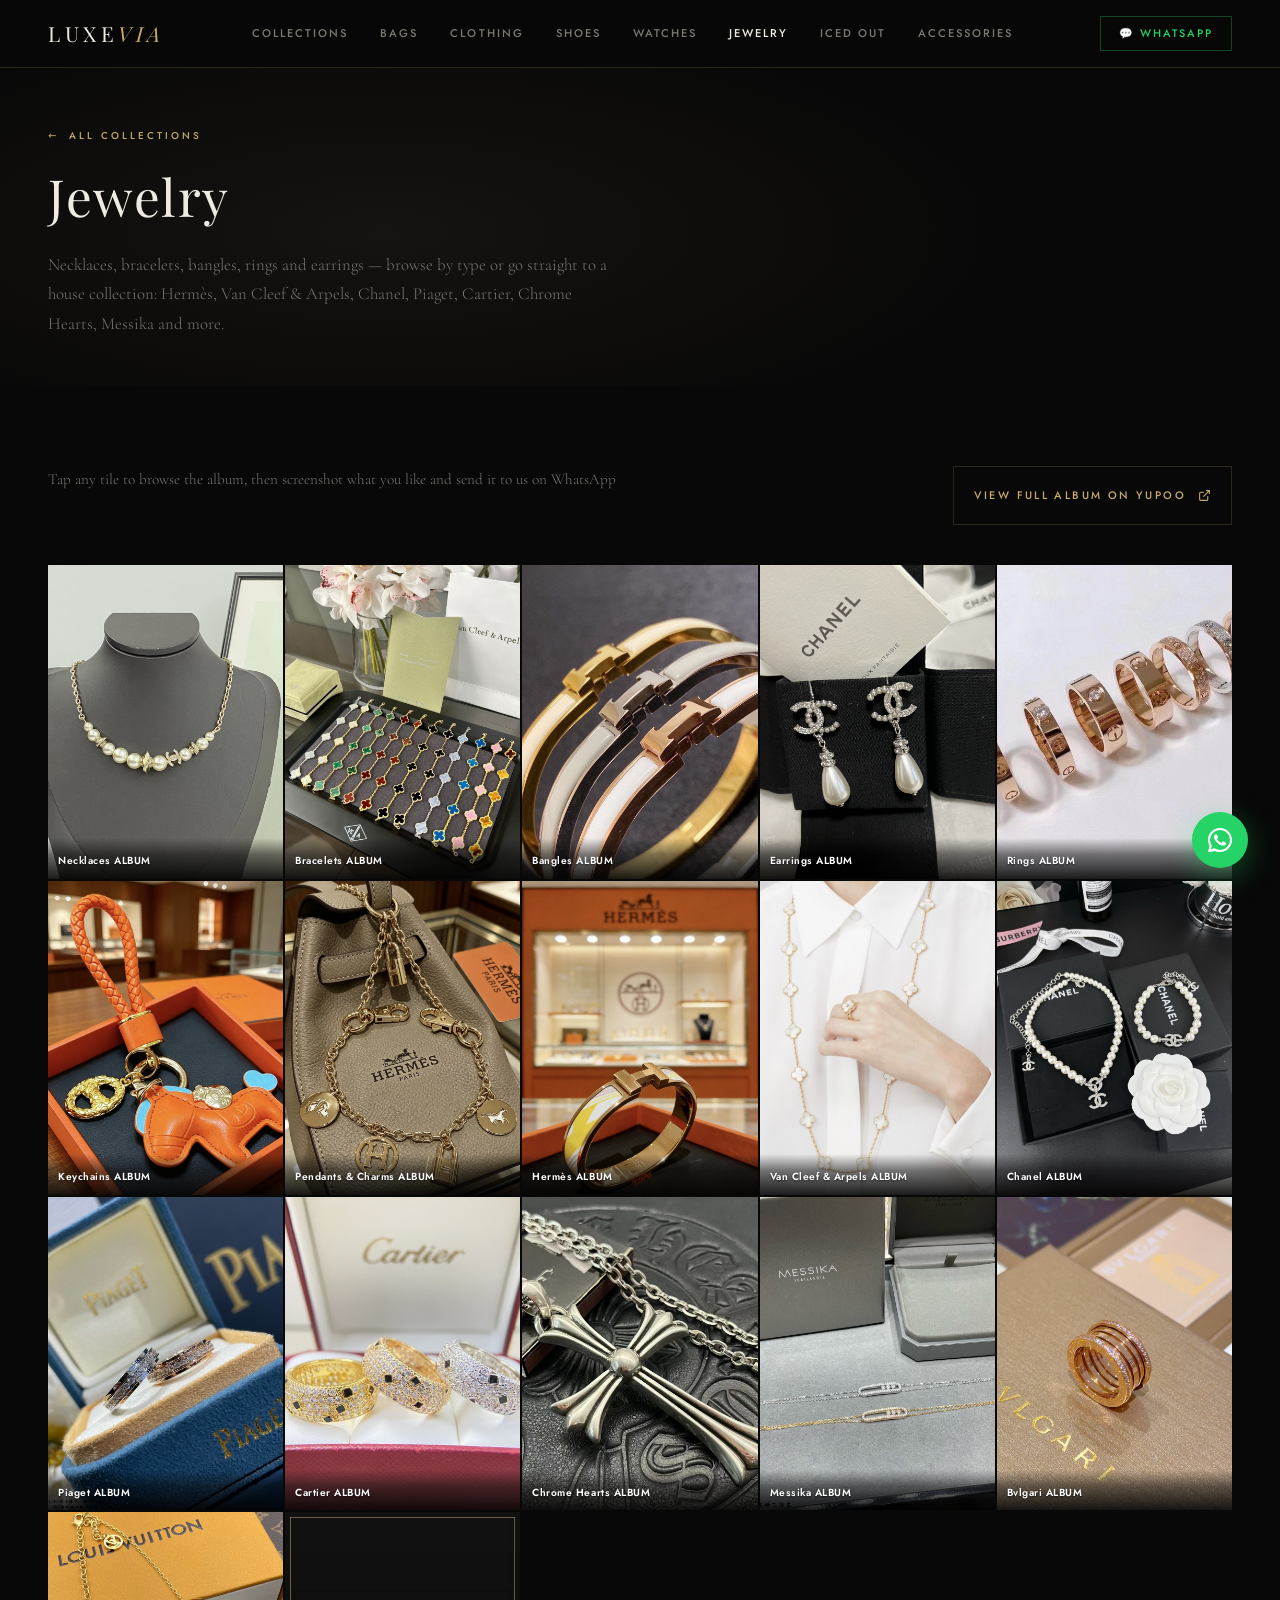
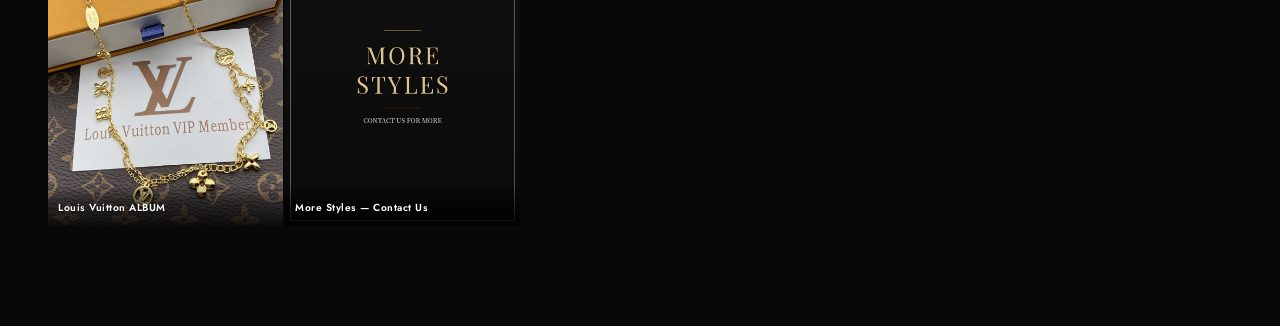
<file: pages/jewelry.html>
<!DOCTYPE html>
<html lang="en">
<head>
<meta charset="UTF-8"><meta name="viewport" content="width=device-width, initial-scale=1.0">
<title>Jewelry — LUXEVIA</title>
<meta name="description" content="Fine and fashion jewelry — necklaces, bracelets, bangles, rings, earrings from Hermès, Van Cleef & Arpels, Chanel, Piaget, Cartier, Chrome Hearts, Messika and more.">
<link rel="stylesheet" href="../css/style.css">
</head><body>
<nav id="nav">
  <a href="../index.html" class="nav-logo">Luxe<span>via</span></a>
  <ul class="nav-links">
    <li><a href="../index.html#catalog">Collections</a></li>
    <li><a href="bags.html">Bags</a></li>
    <li><a href="clothes.html">Clothing</a></li>
    <li><a href="shoes.html">Shoes</a></li>
    <li><a href="watches.html">Watches</a></li>
    <li><a href="jewelry.html" class="active">Jewelry</a></li>
    <li><a href="iced-out.html">Iced Out</a></li>
    <li><a href="accessories.html">Accessories</a></li>
  </ul>
  <a href="https://wa.me/8615204002312" target="_blank" class="nav-wa">💬 WhatsApp</a>
  <button class="nav-burger" id="nav-burger"><span></span><span></span><span></span></button>
</nav>
<div id="mobile-nav">
  <a href="../index.html">&#8592; Home</a><a href="bags.html">Bags</a><a href="clothes.html">Clothing</a>
  <a href="shoes.html">Shoes</a><a href="watches.html">Watches</a><a href="jewelry.html">Jewelry</a>
  <a href="iced-out.html">Iced Out</a><a href="accessories.html">Accessories</a>
  <a href="https://wa.me/8615204002312" target="_blank" style="color:var(--whatsapp)">WhatsApp</a>
</div>

<div class="cat-hero">
  <div class="cat-hero-bg"></div>
  <div class="cat-hero-inner">
    <a href="../index.html#catalog" class="cat-page-tag">All Collections</a>
    <h1 class="cat-page-h1">Jewelry</h1>
    <p class="cat-page-desc">Necklaces, bracelets, bangles, rings and earrings — browse by type or go straight to a house collection: Hermès, Van Cleef & Arpels, Chanel, Piaget, Cartier, Chrome Hearts, Messika and more.</p>
  </div>
</div>

<section class="product-section"><div class="product-grid-wrap">
  <div style="margin-bottom:40px;display:flex;align-items:center;justify-content:space-between;flex-wrap:wrap;gap:16px">
    <p class="u-body" style="font-size:0.95rem">Tap any tile to browse the album, then screenshot what you like and send it to us on WhatsApp</p>
    <a href="https://huali-1837.x.yupoo.com/albums" target="_blank" class="yupoo-cta">View Full Album on Yupoo <svg width="13" height="13" viewBox="0 0 24 24" fill="none" stroke="currentColor" stroke-width="2"><path d="M18 13v6a2 2 0 01-2 2H5a2 2 0 01-2-2V8a2 2 0 012-2h6"/><polyline points="15 3 21 3 21 9"/><line x1="10" y1="14" x2="21" y2="3"/></svg></a>
  </div>

  <div class="product-grid"><a href="https://huali-1837.x.yupoo.com/search/album?uid=1&sort=&q=%E9%A1%B9%E9%93%BE" target="_blank" class="product-card" style="aspect-ratio:3/4;position:relative;display:block;overflow:hidden"><div class="product-thumb" style="padding:0;opacity:1"><img src="../images/jewelry/necklaces.jpg" alt="Necklaces" loading="lazy" style="width:100%;height:100%;object-fit:cover;display:block"></div><div style="position:absolute;bottom:0;left:0;right:0;padding:8px 10px 7px;background:linear-gradient(to top, rgba(0,0,0,0.88) 0%, rgba(0,0,0,0.5) 60%, transparent 100%);z-index:2"><span style="font-family:Jost,sans-serif;font-size:0.64rem;font-weight:600;letter-spacing:0.05em;color:#fff;text-shadow:0 1px 2px rgba(0,0,0,0.6)">Necklaces ALBUM</span></div><div class="product-card-overlay"><span class="product-enquire" style="background:var(--gold);color:var(--black)">Open Album</span></div></a><a href="https://huali-1837.x.yupoo.com/search/album?uid=1&sort=&q=%E6%89%8B%E9%93%BE" target="_blank" class="product-card" style="aspect-ratio:3/4;position:relative;display:block;overflow:hidden"><div class="product-thumb" style="padding:0;opacity:1"><img src="../images/jewelry/bracelets.jpg" alt="Bracelets" loading="lazy" style="width:100%;height:100%;object-fit:cover;display:block"></div><div style="position:absolute;bottom:0;left:0;right:0;padding:8px 10px 7px;background:linear-gradient(to top, rgba(0,0,0,0.88) 0%, rgba(0,0,0,0.5) 60%, transparent 100%);z-index:2"><span style="font-family:Jost,sans-serif;font-size:0.64rem;font-weight:600;letter-spacing:0.05em;color:#fff;text-shadow:0 1px 2px rgba(0,0,0,0.6)">Bracelets ALBUM</span></div><div class="product-card-overlay"><span class="product-enquire" style="background:var(--gold);color:var(--black)">Open Album</span></div></a><a href="https://huali-1837.x.yupoo.com/search/album?uid=1&sort=&q=%E6%89%8B%E9%95%AF" target="_blank" class="product-card" style="aspect-ratio:3/4;position:relative;display:block;overflow:hidden"><div class="product-thumb" style="padding:0;opacity:1"><img src="../images/jewelry/bangles.jpg" alt="Bangles" loading="lazy" style="width:100%;height:100%;object-fit:cover;display:block"></div><div style="position:absolute;bottom:0;left:0;right:0;padding:8px 10px 7px;background:linear-gradient(to top, rgba(0,0,0,0.88) 0%, rgba(0,0,0,0.5) 60%, transparent 100%);z-index:2"><span style="font-family:Jost,sans-serif;font-size:0.64rem;font-weight:600;letter-spacing:0.05em;color:#fff;text-shadow:0 1px 2px rgba(0,0,0,0.6)">Bangles ALBUM</span></div><div class="product-card-overlay"><span class="product-enquire" style="background:var(--gold);color:var(--black)">Open Album</span></div></a><a href="https://huali-1837.x.yupoo.com/search/album?uid=1&sort=&q=%E8%80%B3%E7%8E%AF" target="_blank" class="product-card" style="aspect-ratio:3/4;position:relative;display:block;overflow:hidden"><div class="product-thumb" style="padding:0;opacity:1"><img src="../images/jewelry/earrings.jpg" alt="Earrings" loading="lazy" style="width:100%;height:100%;object-fit:cover;display:block"></div><div style="position:absolute;bottom:0;left:0;right:0;padding:8px 10px 7px;background:linear-gradient(to top, rgba(0,0,0,0.88) 0%, rgba(0,0,0,0.5) 60%, transparent 100%);z-index:2"><span style="font-family:Jost,sans-serif;font-size:0.64rem;font-weight:600;letter-spacing:0.05em;color:#fff;text-shadow:0 1px 2px rgba(0,0,0,0.6)">Earrings ALBUM</span></div><div class="product-card-overlay"><span class="product-enquire" style="background:var(--gold);color:var(--black)">Open Album</span></div></a><a href="https://huali-1837.x.yupoo.com/search/album?uid=1&sort=&q=%E6%88%92%E6%8C%87" target="_blank" class="product-card" style="aspect-ratio:3/4;position:relative;display:block;overflow:hidden"><div class="product-thumb" style="padding:0;opacity:1"><img src="../images/jewelry/rings.jpg" alt="Rings" loading="lazy" style="width:100%;height:100%;object-fit:cover;display:block"></div><div style="position:absolute;bottom:0;left:0;right:0;padding:8px 10px 7px;background:linear-gradient(to top, rgba(0,0,0,0.88) 0%, rgba(0,0,0,0.5) 60%, transparent 100%);z-index:2"><span style="font-family:Jost,sans-serif;font-size:0.64rem;font-weight:600;letter-spacing:0.05em;color:#fff;text-shadow:0 1px 2px rgba(0,0,0,0.6)">Rings ALBUM</span></div><div class="product-card-overlay"><span class="product-enquire" style="background:var(--gold);color:var(--black)">Open Album</span></div></a><a href="https://huali-1837.x.yupoo.com/search/album?uid=1&sort=&q=%E9%92%A5%E5%8C%99%E6%89%A3" target="_blank" class="product-card" style="aspect-ratio:3/4;position:relative;display:block;overflow:hidden"><div class="product-thumb" style="padding:0;opacity:1"><img src="../images/jewelry/keychains.jpg" alt="Keychains" loading="lazy" style="width:100%;height:100%;object-fit:cover;display:block"></div><div style="position:absolute;bottom:0;left:0;right:0;padding:8px 10px 7px;background:linear-gradient(to top, rgba(0,0,0,0.88) 0%, rgba(0,0,0,0.5) 60%, transparent 100%);z-index:2"><span style="font-family:Jost,sans-serif;font-size:0.64rem;font-weight:600;letter-spacing:0.05em;color:#fff;text-shadow:0 1px 2px rgba(0,0,0,0.6)">Keychains ALBUM</span></div><div class="product-card-overlay"><span class="product-enquire" style="background:var(--gold);color:var(--black)">Open Album</span></div></a><a href="https://huali-1837.x.yupoo.com/search/album?uid=1&sort=&q=%E6%8C%82%E9%A5%B0" target="_blank" class="product-card" style="aspect-ratio:3/4;position:relative;display:block;overflow:hidden"><div class="product-thumb" style="padding:0;opacity:1"><img src="../images/jewelry/pendants.jpg" alt="Pendants & Charms" loading="lazy" style="width:100%;height:100%;object-fit:cover;display:block"></div><div style="position:absolute;bottom:0;left:0;right:0;padding:8px 10px 7px;background:linear-gradient(to top, rgba(0,0,0,0.88) 0%, rgba(0,0,0,0.5) 60%, transparent 100%);z-index:2"><span style="font-family:Jost,sans-serif;font-size:0.64rem;font-weight:600;letter-spacing:0.05em;color:#fff;text-shadow:0 1px 2px rgba(0,0,0,0.6)">Pendants &amp; Charms ALBUM</span></div><div class="product-card-overlay"><span class="product-enquire" style="background:var(--gold);color:var(--black)">Open Album</span></div></a><a href="https://huali-1837.x.yupoo.com/categories/5266343" target="_blank" class="product-card" style="aspect-ratio:3/4;position:relative;display:block;overflow:hidden"><div class="product-thumb" style="padding:0;opacity:1"><img src="../images/jewelry/hermes.jpg" alt="Hermès" loading="lazy" style="width:100%;height:100%;object-fit:cover;display:block"></div><div style="position:absolute;bottom:0;left:0;right:0;padding:8px 10px 7px;background:linear-gradient(to top, rgba(0,0,0,0.88) 0%, rgba(0,0,0,0.5) 60%, transparent 100%);z-index:2"><span style="font-family:Jost,sans-serif;font-size:0.64rem;font-weight:600;letter-spacing:0.05em;color:#fff;text-shadow:0 1px 2px rgba(0,0,0,0.6)">Hermès ALBUM</span></div><div class="product-card-overlay"><span class="product-enquire" style="background:var(--gold);color:var(--black)">Open Album</span></div></a><a href="https://huali-1837.x.yupoo.com/categories/5253447" target="_blank" class="product-card" style="aspect-ratio:3/4;position:relative;display:block;overflow:hidden"><div class="product-thumb" style="padding:0;opacity:1"><img src="../images/jewelry/van-cleef.jpg" alt="Van Cleef & Arpels" loading="lazy" style="width:100%;height:100%;object-fit:cover;display:block"></div><div style="position:absolute;bottom:0;left:0;right:0;padding:8px 10px 7px;background:linear-gradient(to top, rgba(0,0,0,0.88) 0%, rgba(0,0,0,0.5) 60%, transparent 100%);z-index:2"><span style="font-family:Jost,sans-serif;font-size:0.64rem;font-weight:600;letter-spacing:0.05em;color:#fff;text-shadow:0 1px 2px rgba(0,0,0,0.6)">Van Cleef &amp; Arpels ALBUM</span></div><div class="product-card-overlay"><span class="product-enquire" style="background:var(--gold);color:var(--black)">Open Album</span></div></a><a href="https://huali-1837.x.yupoo.com/categories/3709411" target="_blank" class="product-card" style="aspect-ratio:3/4;position:relative;display:block;overflow:hidden"><div class="product-thumb" style="padding:0;opacity:1"><img src="../images/jewelry/chanel.jpg" alt="Chanel" loading="lazy" style="width:100%;height:100%;object-fit:cover;display:block"></div><div style="position:absolute;bottom:0;left:0;right:0;padding:8px 10px 7px;background:linear-gradient(to top, rgba(0,0,0,0.88) 0%, rgba(0,0,0,0.5) 60%, transparent 100%);z-index:2"><span style="font-family:Jost,sans-serif;font-size:0.64rem;font-weight:600;letter-spacing:0.05em;color:#fff;text-shadow:0 1px 2px rgba(0,0,0,0.6)">Chanel ALBUM</span></div><div class="product-card-overlay"><span class="product-enquire" style="background:var(--gold);color:var(--black)">Open Album</span></div></a><a href="https://huali-1837.x.yupoo.com/categories/5256849" target="_blank" class="product-card" style="aspect-ratio:3/4;position:relative;display:block;overflow:hidden"><div class="product-thumb" style="padding:0;opacity:1"><img src="../images/jewelry/piaget.jpg" alt="Piaget" loading="lazy" style="width:100%;height:100%;object-fit:cover;display:block"></div><div style="position:absolute;bottom:0;left:0;right:0;padding:8px 10px 7px;background:linear-gradient(to top, rgba(0,0,0,0.88) 0%, rgba(0,0,0,0.5) 60%, transparent 100%);z-index:2"><span style="font-family:Jost,sans-serif;font-size:0.64rem;font-weight:600;letter-spacing:0.05em;color:#fff;text-shadow:0 1px 2px rgba(0,0,0,0.6)">Piaget ALBUM</span></div><div class="product-card-overlay"><span class="product-enquire" style="background:var(--gold);color:var(--black)">Open Album</span></div></a><a href="https://huali-1837.x.yupoo.com/categories/116238" target="_blank" class="product-card" style="aspect-ratio:3/4;position:relative;display:block;overflow:hidden"><div class="product-thumb" style="padding:0;opacity:1"><img src="../images/jewelry/cartier.jpg" alt="Cartier" loading="lazy" style="width:100%;height:100%;object-fit:cover;display:block"></div><div style="position:absolute;bottom:0;left:0;right:0;padding:8px 10px 7px;background:linear-gradient(to top, rgba(0,0,0,0.88) 0%, rgba(0,0,0,0.5) 60%, transparent 100%);z-index:2"><span style="font-family:Jost,sans-serif;font-size:0.64rem;font-weight:600;letter-spacing:0.05em;color:#fff;text-shadow:0 1px 2px rgba(0,0,0,0.6)">Cartier ALBUM</span></div><div class="product-card-overlay"><span class="product-enquire" style="background:var(--gold);color:var(--black)">Open Album</span></div></a><a href="https://huali-1837.x.yupoo.com/categories/4353464" target="_blank" class="product-card" style="aspect-ratio:3/4;position:relative;display:block;overflow:hidden"><div class="product-thumb" style="padding:0;opacity:1"><img src="../images/jewelry/chrome-hearts-2.jpg" alt="Chrome Hearts" loading="lazy" style="width:100%;height:100%;object-fit:cover;display:block"></div><div style="position:absolute;bottom:0;left:0;right:0;padding:8px 10px 7px;background:linear-gradient(to top, rgba(0,0,0,0.88) 0%, rgba(0,0,0,0.5) 60%, transparent 100%);z-index:2"><span style="font-family:Jost,sans-serif;font-size:0.64rem;font-weight:600;letter-spacing:0.05em;color:#fff;text-shadow:0 1px 2px rgba(0,0,0,0.6)">Chrome Hearts ALBUM</span></div><div class="product-card-overlay"><span class="product-enquire" style="background:var(--gold);color:var(--black)">Open Album</span></div></a><a href="https://huali-1837.x.yupoo.com/categories/5229894" target="_blank" class="product-card" style="aspect-ratio:3/4;position:relative;display:block;overflow:hidden"><div class="product-thumb" style="padding:0;opacity:1"><img src="../images/jewelry/messika.jpg" alt="Messika" loading="lazy" style="width:100%;height:100%;object-fit:cover;display:block"></div><div style="position:absolute;bottom:0;left:0;right:0;padding:8px 10px 7px;background:linear-gradient(to top, rgba(0,0,0,0.88) 0%, rgba(0,0,0,0.5) 60%, transparent 100%);z-index:2"><span style="font-family:Jost,sans-serif;font-size:0.64rem;font-weight:600;letter-spacing:0.05em;color:#fff;text-shadow:0 1px 2px rgba(0,0,0,0.6)">Messika ALBUM</span></div><div class="product-card-overlay"><span class="product-enquire" style="background:var(--gold);color:var(--black)">Open Album</span></div></a><a href="https://huali-1837.x.yupoo.com/categories/4207575" target="_blank" class="product-card" style="aspect-ratio:3/4;position:relative;display:block;overflow:hidden"><div class="product-thumb" style="padding:0;opacity:1"><img src="../images/jewelry/bulgari.jpg" alt="Bvlgari" loading="lazy" style="width:100%;height:100%;object-fit:cover;display:block"></div><div style="position:absolute;bottom:0;left:0;right:0;padding:8px 10px 7px;background:linear-gradient(to top, rgba(0,0,0,0.88) 0%, rgba(0,0,0,0.5) 60%, transparent 100%);z-index:2"><span style="font-family:Jost,sans-serif;font-size:0.64rem;font-weight:600;letter-spacing:0.05em;color:#fff;text-shadow:0 1px 2px rgba(0,0,0,0.6)">Bvlgari ALBUM</span></div><div class="product-card-overlay"><span class="product-enquire" style="background:var(--gold);color:var(--black)">Open Album</span></div></a><a href="https://351164.x.yupoo.com/categories/3349592" target="_blank" class="product-card" style="aspect-ratio:3/4;position:relative;display:block;overflow:hidden"><div class="product-thumb" style="padding:0;opacity:1"><img src="../images/jewelry/lv-2.jpg" alt="Louis Vuitton" loading="lazy" style="width:100%;height:100%;object-fit:cover;display:block"></div><div style="position:absolute;bottom:0;left:0;right:0;padding:8px 10px 7px;background:linear-gradient(to top, rgba(0,0,0,0.88) 0%, rgba(0,0,0,0.5) 60%, transparent 100%);z-index:2"><span style="font-family:Jost,sans-serif;font-size:0.64rem;font-weight:600;letter-spacing:0.05em;color:#fff;text-shadow:0 1px 2px rgba(0,0,0,0.6)">Louis Vuitton ALBUM</span></div><div class="product-card-overlay"><span class="product-enquire" style="background:var(--gold);color:var(--black)">Open Album</span></div></a><a href="https://wa.me/8615204002312?text=Hi%20Luxevia%2C%20I%27m%20looking%20for%20more%20jewelry%20styles%2Fbrands" target="_blank" class="product-card" style="aspect-ratio:3/4;position:relative;display:block;overflow:hidden"><div class="product-thumb" style="padding:0;opacity:1"><img src="../images/jewelry/more-styles.jpg" alt="More Styles" loading="lazy" style="width:100%;height:100%;object-fit:cover;display:block"></div><div style="position:absolute;bottom:0;left:0;right:0;padding:8px 10px 7px;background:linear-gradient(to top, rgba(0,0,0,0.88) 0%, rgba(0,0,0,0.5) 60%, transparent 100%);z-index:2"><span style="font-family:Jost,sans-serif;font-size:0.64rem;font-weight:600;letter-spacing:0.05em;color:#fff;text-shadow:0 1px 2px rgba(0,0,0,0.6)">More Styles — Contact Us</span></div><div class="product-card-overlay"><span class="product-enquire" style="background:var(--whatsapp, #25D366);color:#fff">Chat on WhatsApp</span></div></a></div>
</div></section>

<a href="https://wa.me/8615204002312" target="_blank" id="wa-float"><span class="wa-icon"><svg width="24" height="24" viewBox="0 0 24 24" fill="white"><path d="M17.472 14.382c-.297-.149-1.758-.867-2.03-.967-.273-.099-.471-.148-.67.15-.197.297-.767.966-.94 1.164-.173.199-.347.223-.644.075-.297-.15-1.255-.463-2.39-1.475-.883-.788-1.48-1.761-1.653-2.059-.173-.297-.018-.458.13-.606.134-.133.298-.347.446-.52.149-.174.198-.298.298-.497.099-.198.05-.371-.025-.52-.075-.149-.669-1.612-.916-2.207-.242-.579-.487-.5-.669-.51-.173-.008-.371-.01-.57-.01-.198 0-.52.074-.792.372-.272.297-1.04 1.016-1.04 2.479 0 1.462 1.065 2.875 1.213 3.074.149.198 2.096 3.2 5.077 4.487.709.306 1.262.489 1.694.625.712.227 1.36.195 1.871.118.571-.085 1.758-.719 2.006-1.413.248-.694.248-1.289.173-1.413-.074-.124-.272-.198-.57-.347z"/><path d="M12 0C5.373 0 0 5.373 0 12c0 2.126.558 4.121 1.532 5.856L.057 23.882a.5.5 0 00.611.61l6.054-1.47A11.935 11.935 0 0012 24c6.627 0 12-5.373 12-12S18.627 0 12 0zm0 21.938a9.9 9.9 0 01-5.031-1.37l-.361-.214-3.741.908.937-3.639-.235-.374A9.895 9.895 0 012.062 12C2.062 6.533 6.533 2.062 12 2.062S21.938 6.533 21.938 12 17.467 21.938 12 21.938z"/></svg></span><span class="wa-label">Chat with Us</span></a>
<script src="../js/main.js"></script>
</body></html>
</file>
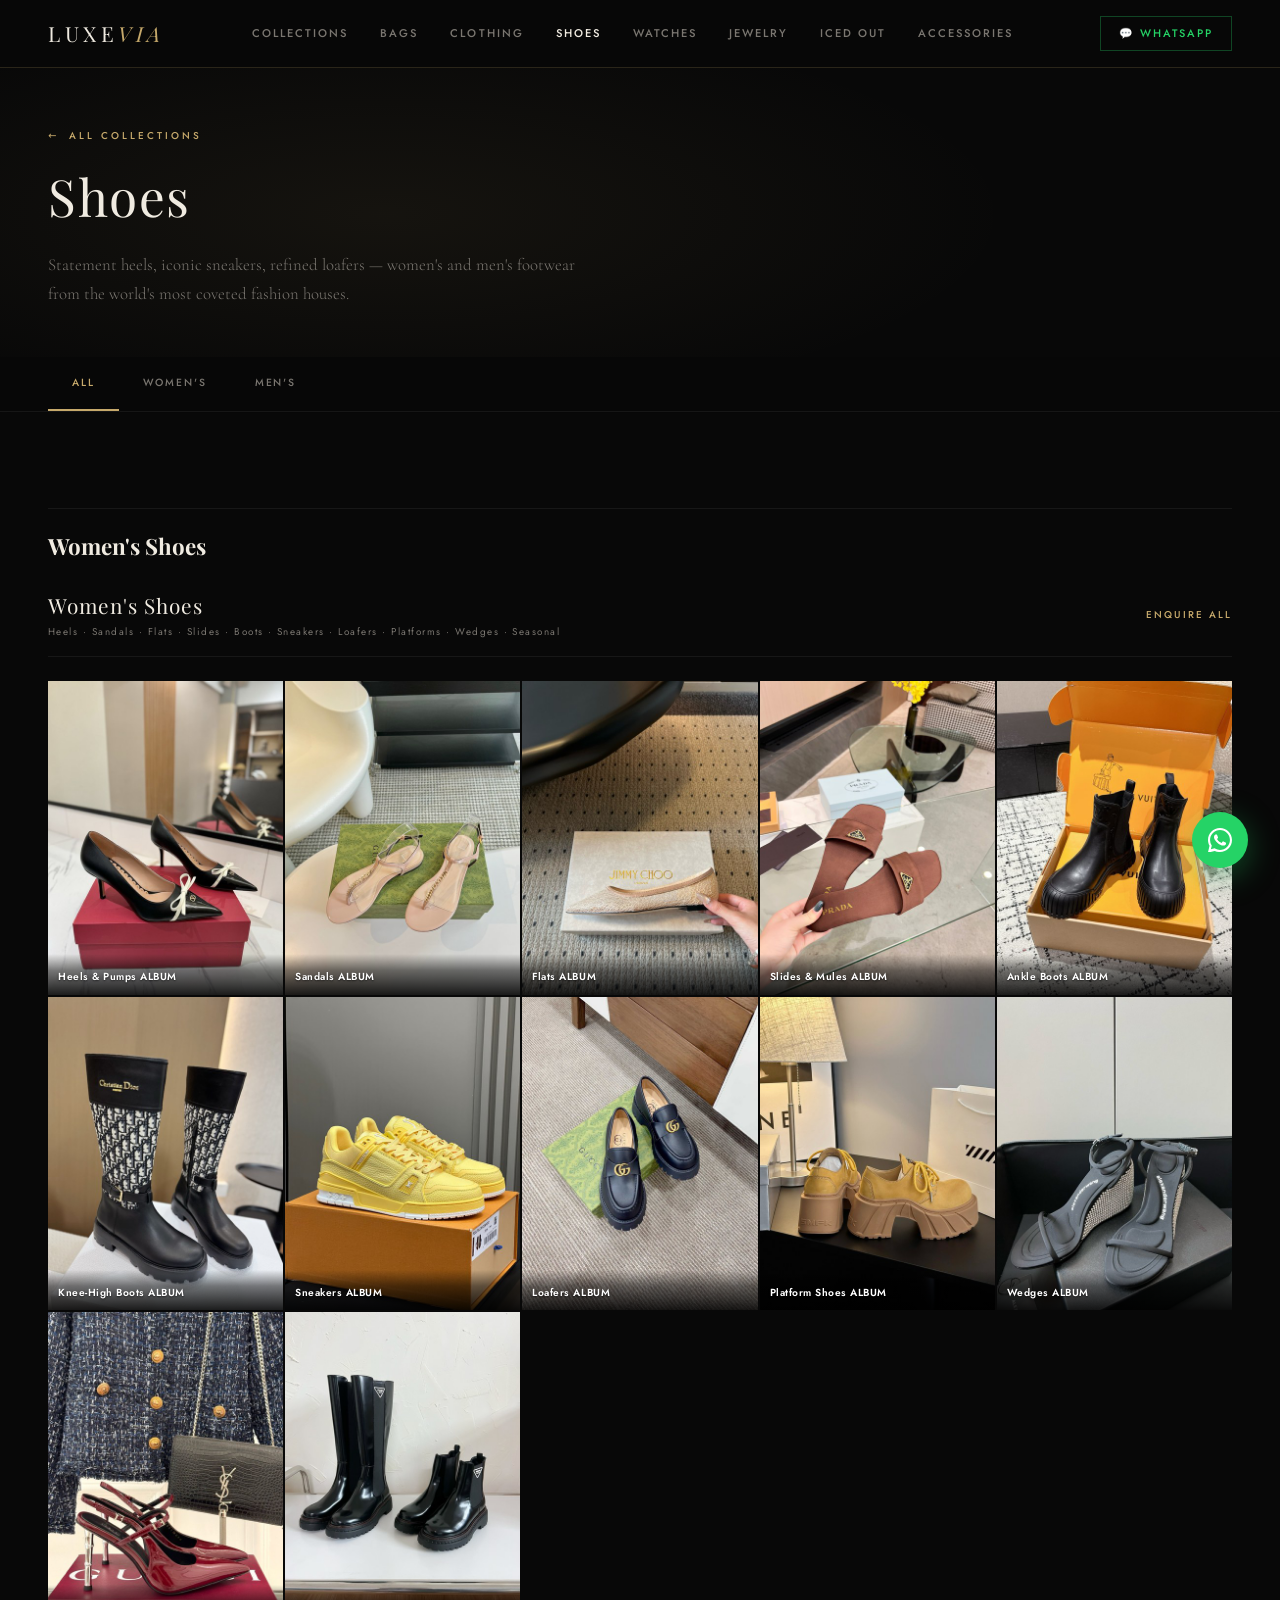
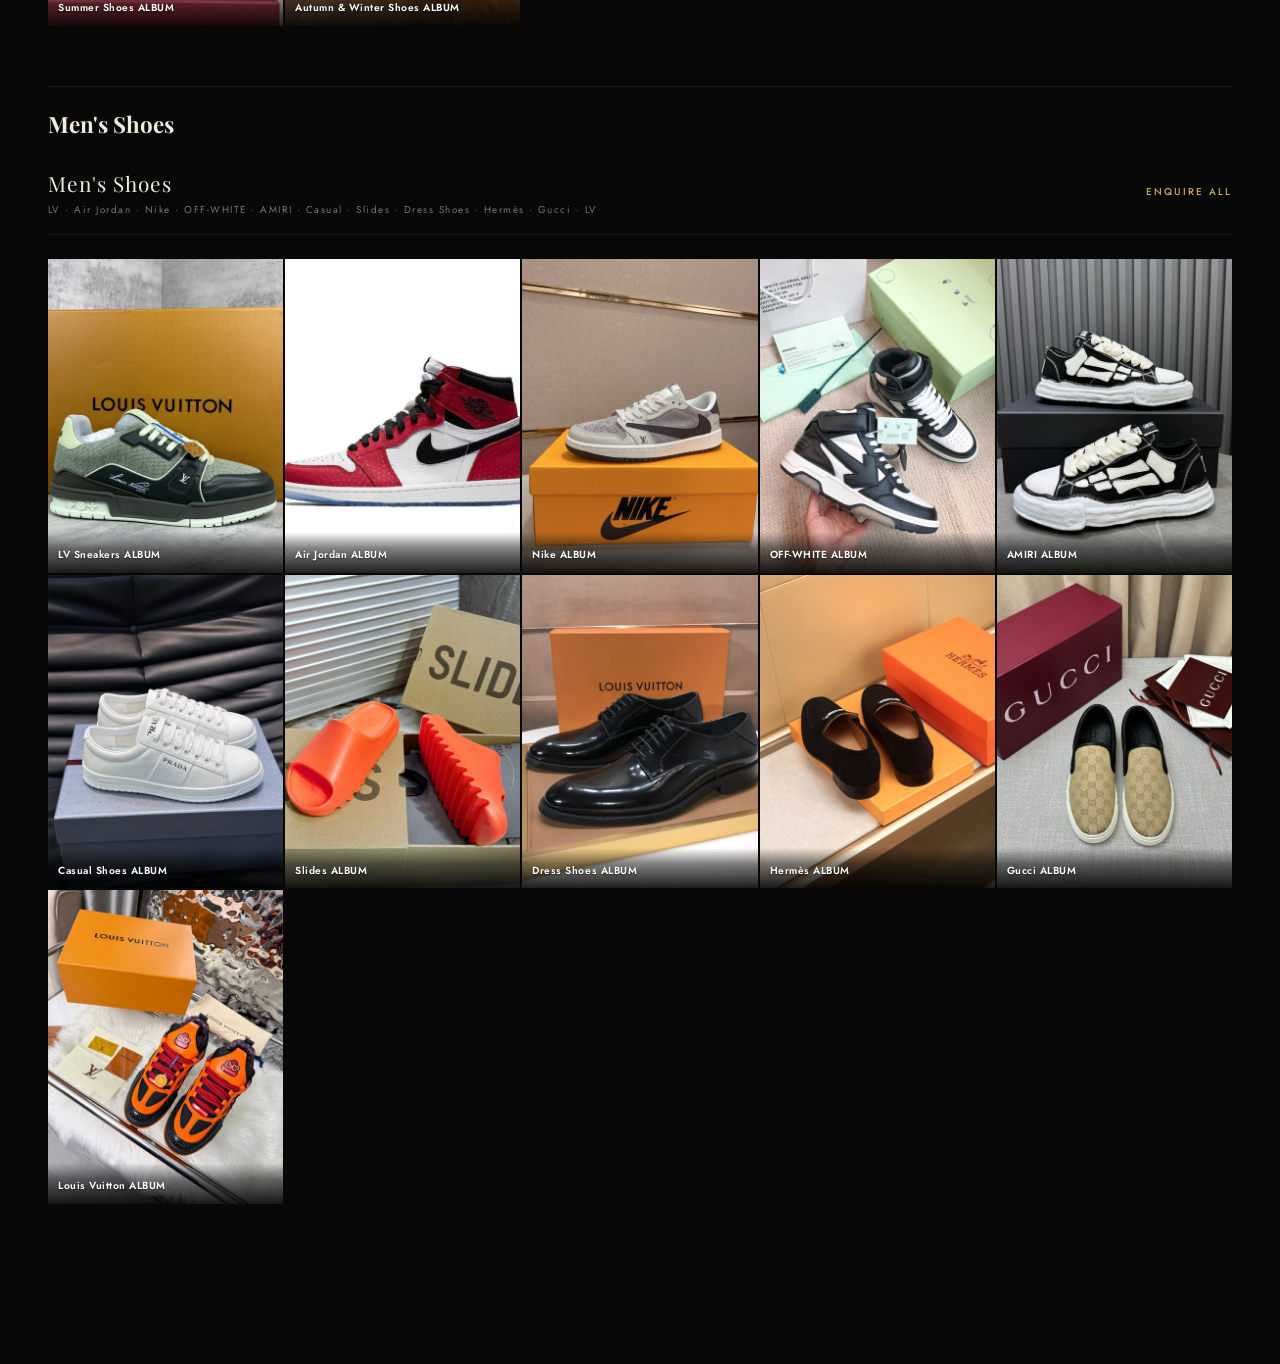
<file: pages/shoes.html>
<!DOCTYPE html>
<html lang="en">
<head>
<meta charset="UTF-8"><meta name="viewport" content="width=device-width, initial-scale=1.0">
<title>Shoes — LUXEVIA</title>
<meta name="description" content="Luxury women and men shoes">
<link rel="stylesheet" href="../css/style.css">
</head><body>
<nav id="nav">
  <a href="../index.html" class="nav-logo">Luxe<span>via</span></a>
  <ul class="nav-links">
    <li><a href="../index.html#catalog">Collections</a></li>
    <li><a href="bags.html">Bags</a></li>
    <li><a href="clothes.html">Clothing</a></li>
    <li><a href="shoes.html" class="active">Shoes</a></li>
    <li><a href="watches.html">Watches</a></li>
    <li><a href="jewelry.html">Jewelry</a></li>
    <li><a href="iced-out.html">Iced Out</a></li>
    <li><a href="accessories.html">Accessories</a></li>
  </ul>
  <a href="https://wa.me/8615204002312" target="_blank" class="nav-wa">💬 WhatsApp</a>
  <button class="nav-burger" id="nav-burger"><span></span><span></span><span></span></button>
</nav>
<div id="mobile-nav">
  <a href="../index.html">&#8592; Home</a><a href="bags.html">Bags</a><a href="clothes.html">Clothing</a>
  <a href="shoes.html">Shoes</a><a href="watches.html">Watches</a><a href="jewelry.html">Jewelry</a>
  <a href="accessories.html">Accessories</a>
  <a href="https://wa.me/8615204002312" target="_blank" style="color:var(--whatsapp)">WhatsApp</a>
</div>
<div class="cat-hero">
  <div class="cat-hero-bg"></div>
  <div class="cat-hero-inner">
    <a href="../index.html#catalog" class="cat-page-tag">All Collections</a>
    <h1 class="cat-page-h1">Shoes</h1>
    <p class="cat-page-desc">Statement heels, iconic sneakers, refined loafers — women's and men's footwear from the world's most coveted fashion houses.</p>
  </div>
</div><div class="filter-bar"><div class="filter-inner"><button class="filter-btn active" data-filter="all">All</button>
    <button class="filter-btn" data-filter="womenshoes">Women's</button>
    <button class="filter-btn" data-filter="men">Men's</button>
</div></div><section class="product-section"><div class="product-grid-wrap"><h2 id="women" style="font-family:Playfair Display,serif;font-size:1.4rem;color:var(--cream);margin:48px 0 24px;padding-top:20px;border-top:1px solid var(--border-sub)">Women's Shoes</h2><div class="brand-section reveal" data-brand="womenshoes"><div class="brand-header"><div><div class="brand-name">Women's Shoes</div><div class="brand-count">Heels · Sandals · Flats · Slides · Boots · Sneakers · Loafers · Platforms · Wedges · Seasonal</div></div><a href="https://wa.me/8615204002312?text=Hi%20Luxevia%2C%20I%27m%20interested%20in%20Women%27s%20Shoes" target="_blank" class="brand-link">Enquire All</a></div><div class="product-grid"><a href="https://gz30038.x.yupoo.com/search/album?uid=1&sort=&q=%E9%AB%98%E8%B7%9F%E9%9E%8B" target="_blank" class="product-card" style="aspect-ratio:3/4;position:relative;display:block;overflow:hidden"><div class="product-thumb" style="padding:0;opacity:1"><img src="../images/shoes-women/heels-pumps.jpg" alt="heels-pumps" loading="lazy" style="width:100%;height:100%;object-fit:cover;display:block"></div><div style="position:absolute;bottom:0;left:0;right:0;padding:8px 10px 7px;background:linear-gradient(to top, rgba(0,0,0,0.88) 0%, rgba(0,0,0,0.5) 60%, transparent 100%);z-index:2"><span style="font-family:Jost,sans-serif;font-size:0.64rem;font-weight:600;letter-spacing:0.05em;color:#fff;text-shadow:0 1px 2px rgba(0,0,0,0.6)">Heels &amp; Pumps ALBUM</span></div><div class="product-card-overlay"><span class="product-enquire" style="background:var(--gold);color:var(--black)">Open Album</span></div></a><a href="https://gz30038.x.yupoo.com/search/album?uid=1&sort=&q=%E5%87%89%E9%9E%8B" target="_blank" class="product-card" style="aspect-ratio:3/4;position:relative;display:block;overflow:hidden"><div class="product-thumb" style="padding:0;opacity:1"><img src="../images/shoes-women/sandals.jpg" alt="sandals" loading="lazy" style="width:100%;height:100%;object-fit:cover;display:block"></div><div style="position:absolute;bottom:0;left:0;right:0;padding:8px 10px 7px;background:linear-gradient(to top, rgba(0,0,0,0.88) 0%, rgba(0,0,0,0.5) 60%, transparent 100%);z-index:2"><span style="font-family:Jost,sans-serif;font-size:0.64rem;font-weight:600;letter-spacing:0.05em;color:#fff;text-shadow:0 1px 2px rgba(0,0,0,0.6)">Sandals ALBUM</span></div><div class="product-card-overlay"><span class="product-enquire" style="background:var(--gold);color:var(--black)">Open Album</span></div></a><a href="https://gz30038.x.yupoo.com/search/album?uid=1&sort=&q=%E5%B9%B3%E5%BA%95%E9%9E%8B" target="_blank" class="product-card" style="aspect-ratio:3/4;position:relative;display:block;overflow:hidden"><div class="product-thumb" style="padding:0;opacity:1"><img src="../images/shoes-women/flats.jpg" alt="flats" loading="lazy" style="width:100%;height:100%;object-fit:cover;display:block"></div><div style="position:absolute;bottom:0;left:0;right:0;padding:8px 10px 7px;background:linear-gradient(to top, rgba(0,0,0,0.88) 0%, rgba(0,0,0,0.5) 60%, transparent 100%);z-index:2"><span style="font-family:Jost,sans-serif;font-size:0.64rem;font-weight:600;letter-spacing:0.05em;color:#fff;text-shadow:0 1px 2px rgba(0,0,0,0.6)">Flats ALBUM</span></div><div class="product-card-overlay"><span class="product-enquire" style="background:var(--gold);color:var(--black)">Open Album</span></div></a><a href="https://gz30038.x.yupoo.com/search/album?uid=1&sort=&q=%E6%8B%96%E9%9E%8B%2F%E7%A9%86%E5%8B%92%E9%9E%8B" target="_blank" class="product-card" style="aspect-ratio:3/4;position:relative;display:block;overflow:hidden"><div class="product-thumb" style="padding:0;opacity:1"><img src="../images/shoes-women/slides-mules.jpg" alt="slides-mules" loading="lazy" style="width:100%;height:100%;object-fit:cover;display:block"></div><div style="position:absolute;bottom:0;left:0;right:0;padding:8px 10px 7px;background:linear-gradient(to top, rgba(0,0,0,0.88) 0%, rgba(0,0,0,0.5) 60%, transparent 100%);z-index:2"><span style="font-family:Jost,sans-serif;font-size:0.64rem;font-weight:600;letter-spacing:0.05em;color:#fff;text-shadow:0 1px 2px rgba(0,0,0,0.6)">Slides &amp; Mules ALBUM</span></div><div class="product-card-overlay"><span class="product-enquire" style="background:var(--gold);color:var(--black)">Open Album</span></div></a><a href="https://gz30038.x.yupoo.com/search/album?uid=1&sort=&q=%E7%9F%AD%E9%9D%B4" target="_blank" class="product-card" style="aspect-ratio:3/4;position:relative;display:block;overflow:hidden"><div class="product-thumb" style="padding:0;opacity:1"><img src="../images/shoes-women/ankle-boots.jpg" alt="ankle-boots" loading="lazy" style="width:100%;height:100%;object-fit:cover;display:block"></div><div style="position:absolute;bottom:0;left:0;right:0;padding:8px 10px 7px;background:linear-gradient(to top, rgba(0,0,0,0.88) 0%, rgba(0,0,0,0.5) 60%, transparent 100%);z-index:2"><span style="font-family:Jost,sans-serif;font-size:0.64rem;font-weight:600;letter-spacing:0.05em;color:#fff;text-shadow:0 1px 2px rgba(0,0,0,0.6)">Ankle Boots ALBUM</span></div><div class="product-card-overlay"><span class="product-enquire" style="background:var(--gold);color:var(--black)">Open Album</span></div></a><a href="https://gz30038.x.yupoo.com/search/album?uid=1&sort=&q=%E9%95%BF%E9%9D%B4" target="_blank" class="product-card" style="aspect-ratio:3/4;position:relative;display:block;overflow:hidden"><div class="product-thumb" style="padding:0;opacity:1"><img src="../images/shoes-women/knee-boots.jpg" alt="knee-boots" loading="lazy" style="width:100%;height:100%;object-fit:cover;display:block"></div><div style="position:absolute;bottom:0;left:0;right:0;padding:8px 10px 7px;background:linear-gradient(to top, rgba(0,0,0,0.88) 0%, rgba(0,0,0,0.5) 60%, transparent 100%);z-index:2"><span style="font-family:Jost,sans-serif;font-size:0.64rem;font-weight:600;letter-spacing:0.05em;color:#fff;text-shadow:0 1px 2px rgba(0,0,0,0.6)">Knee-High Boots ALBUM</span></div><div class="product-card-overlay"><span class="product-enquire" style="background:var(--gold);color:var(--black)">Open Album</span></div></a><a href="https://gz30038.x.yupoo.com/search/album?uid=1&sort=&q=%E8%BF%90%E5%8A%A8%E9%9E%8B" target="_blank" class="product-card" style="aspect-ratio:3/4;position:relative;display:block;overflow:hidden"><div class="product-thumb" style="padding:0;opacity:1"><img src="../images/shoes-women/sneakers.jpg" alt="sneakers" loading="lazy" style="width:100%;height:100%;object-fit:cover;display:block"></div><div style="position:absolute;bottom:0;left:0;right:0;padding:8px 10px 7px;background:linear-gradient(to top, rgba(0,0,0,0.88) 0%, rgba(0,0,0,0.5) 60%, transparent 100%);z-index:2"><span style="font-family:Jost,sans-serif;font-size:0.64rem;font-weight:600;letter-spacing:0.05em;color:#fff;text-shadow:0 1px 2px rgba(0,0,0,0.6)">Sneakers ALBUM</span></div><div class="product-card-overlay"><span class="product-enquire" style="background:var(--gold);color:var(--black)">Open Album</span></div></a><a href="https://gz30038.x.yupoo.com/search/album?uid=1&sort=&q=%E4%B9%90%E7%A6%8F%E9%9E%8B" target="_blank" class="product-card" style="aspect-ratio:3/4;position:relative;display:block;overflow:hidden"><div class="product-thumb" style="padding:0;opacity:1"><img src="../images/shoes-women/loafers.jpg" alt="loafers" loading="lazy" style="width:100%;height:100%;object-fit:cover;display:block"></div><div style="position:absolute;bottom:0;left:0;right:0;padding:8px 10px 7px;background:linear-gradient(to top, rgba(0,0,0,0.88) 0%, rgba(0,0,0,0.5) 60%, transparent 100%);z-index:2"><span style="font-family:Jost,sans-serif;font-size:0.64rem;font-weight:600;letter-spacing:0.05em;color:#fff;text-shadow:0 1px 2px rgba(0,0,0,0.6)">Loafers ALBUM</span></div><div class="product-card-overlay"><span class="product-enquire" style="background:var(--gold);color:var(--black)">Open Album</span></div></a><a href="https://gz30038.x.yupoo.com/search/album?uid=1&sort=&q=%E5%8E%9A%E5%BA%95%E9%9E%8B" target="_blank" class="product-card" style="aspect-ratio:3/4;position:relative;display:block;overflow:hidden"><div class="product-thumb" style="padding:0;opacity:1"><img src="../images/shoes-women/platform.jpg" alt="platform" loading="lazy" style="width:100%;height:100%;object-fit:cover;display:block"></div><div style="position:absolute;bottom:0;left:0;right:0;padding:8px 10px 7px;background:linear-gradient(to top, rgba(0,0,0,0.88) 0%, rgba(0,0,0,0.5) 60%, transparent 100%);z-index:2"><span style="font-family:Jost,sans-serif;font-size:0.64rem;font-weight:600;letter-spacing:0.05em;color:#fff;text-shadow:0 1px 2px rgba(0,0,0,0.6)">Platform Shoes ALBUM</span></div><div class="product-card-overlay"><span class="product-enquire" style="background:var(--gold);color:var(--black)">Open Album</span></div></a><a href="https://gz30038.x.yupoo.com/search/album?uid=1&sort=&q=%E5%9D%A1%E8%B7%9F%E9%9E%8B" target="_blank" class="product-card" style="aspect-ratio:3/4;position:relative;display:block;overflow:hidden"><div class="product-thumb" style="padding:0;opacity:1"><img src="../images/shoes-women/wedges.jpg" alt="wedges" loading="lazy" style="width:100%;height:100%;object-fit:cover;display:block"></div><div style="position:absolute;bottom:0;left:0;right:0;padding:8px 10px 7px;background:linear-gradient(to top, rgba(0,0,0,0.88) 0%, rgba(0,0,0,0.5) 60%, transparent 100%);z-index:2"><span style="font-family:Jost,sans-serif;font-size:0.64rem;font-weight:600;letter-spacing:0.05em;color:#fff;text-shadow:0 1px 2px rgba(0,0,0,0.6)">Wedges ALBUM</span></div><div class="product-card-overlay"><span class="product-enquire" style="background:var(--gold);color:var(--black)">Open Album</span></div></a><a href="https://gz30038.x.yupoo.com/search/album?uid=1&sort=&q=%E5%A4%8F%E5%AD%A3%E9%9E%8B" target="_blank" class="product-card" style="aspect-ratio:3/4;position:relative;display:block;overflow:hidden"><div class="product-thumb" style="padding:0;opacity:1"><img src="../images/shoes-women/summer-shoes.jpg" alt="summer-shoes" loading="lazy" style="width:100%;height:100%;object-fit:cover;display:block"></div><div style="position:absolute;bottom:0;left:0;right:0;padding:8px 10px 7px;background:linear-gradient(to top, rgba(0,0,0,0.88) 0%, rgba(0,0,0,0.5) 60%, transparent 100%);z-index:2"><span style="font-family:Jost,sans-serif;font-size:0.64rem;font-weight:600;letter-spacing:0.05em;color:#fff;text-shadow:0 1px 2px rgba(0,0,0,0.6)">Summer Shoes ALBUM</span></div><div class="product-card-overlay"><span class="product-enquire" style="background:var(--gold);color:var(--black)">Open Album</span></div></a><a href="https://gz30038.x.yupoo.com/search/album?uid=1&sort=&q=%E7%A7%8B%E5%86%AC%E9%9E%8B" target="_blank" class="product-card" style="aspect-ratio:3/4;position:relative;display:block;overflow:hidden"><div class="product-thumb" style="padding:0;opacity:1"><img src="../images/shoes-women/autumn-winter.jpg" alt="autumn-winter" loading="lazy" style="width:100%;height:100%;object-fit:cover;display:block"></div><div style="position:absolute;bottom:0;left:0;right:0;padding:8px 10px 7px;background:linear-gradient(to top, rgba(0,0,0,0.88) 0%, rgba(0,0,0,0.5) 60%, transparent 100%);z-index:2"><span style="font-family:Jost,sans-serif;font-size:0.64rem;font-weight:600;letter-spacing:0.05em;color:#fff;text-shadow:0 1px 2px rgba(0,0,0,0.6)">Autumn &amp; Winter Shoes ALBUM</span></div><div class="product-card-overlay"><span class="product-enquire" style="background:var(--gold);color:var(--black)">Open Album</span></div></a></div></div><h2 id="men" style="font-family:Playfair Display,serif;font-size:1.4rem;color:var(--cream);margin:48px 0 24px;padding-top:20px;border-top:1px solid var(--border-sub)">Men's Shoes</h2><div class="brand-section reveal" data-brand="men"><div class="brand-header"><div><div class="brand-name">Men's Shoes</div><div class="brand-count">LV · Air Jordan · Nike · OFF-WHITE · AMIRI · Casual · Slides · Dress Shoes · Herm&egrave;s · Gucci · LV</div></div><a href="https://wa.me/8615204002312?text=Hi%20Luxevia%2C%20I%27m%20interested%20in%20Men%27s%20Shoes" target="_blank" class="brand-link">Enquire All</a></div><div class="product-grid"><a href="https://modern2019.x.yupoo.com/categories/3114424" target="_blank" class="product-card" style="aspect-ratio:3/4;position:relative;display:block;overflow:hidden"><div class="product-thumb" style="padding:0;opacity:1"><img src="../images/shoes-men/lv-sneakers.jpg" alt="lv-sneakers" loading="lazy" style="width:100%;height:100%;object-fit:cover;display:block"></div><div style="position:absolute;bottom:0;left:0;right:0;padding:8px 10px 7px;background:linear-gradient(to top, rgba(0,0,0,0.88) 0%, rgba(0,0,0,0.5) 60%, transparent 100%);z-index:2"><span style="font-family:Jost,sans-serif;font-size:0.64rem;font-weight:600;letter-spacing:0.05em;color:#fff;text-shadow:0 1px 2px rgba(0,0,0,0.6)">LV Sneakers ALBUM</span></div><div class="product-card-overlay"><span class="product-enquire" style="background:var(--gold);color:var(--black)">Open Album</span></div></a><a href="https://xy1688.x.yupoo.com/categories/493362" target="_blank" class="product-card" style="aspect-ratio:3/4;position:relative;display:block;overflow:hidden"><div class="product-thumb" style="padding:0;opacity:1"><img src="../images/shoes-men/air-jordan.jpg" alt="air-jordan" loading="lazy" style="width:100%;height:100%;object-fit:cover;display:block"></div><div style="position:absolute;bottom:0;left:0;right:0;padding:8px 10px 7px;background:linear-gradient(to top, rgba(0,0,0,0.88) 0%, rgba(0,0,0,0.5) 60%, transparent 100%);z-index:2"><span style="font-family:Jost,sans-serif;font-size:0.64rem;font-weight:600;letter-spacing:0.05em;color:#fff;text-shadow:0 1px 2px rgba(0,0,0,0.6)">Air Jordan ALBUM</span></div><div class="product-card-overlay"><span class="product-enquire" style="background:var(--gold);color:var(--black)">Open Album</span></div></a><a href="https://makeawishlove.x.yupoo.com/categories/4702287" target="_blank" class="product-card" style="aspect-ratio:3/4;position:relative;display:block;overflow:hidden"><div class="product-thumb" style="padding:0;opacity:1"><img src="../images/shoes-men/nike.jpg" alt="nike" loading="lazy" style="width:100%;height:100%;object-fit:cover;display:block"></div><div style="position:absolute;bottom:0;left:0;right:0;padding:8px 10px 7px;background:linear-gradient(to top, rgba(0,0,0,0.88) 0%, rgba(0,0,0,0.5) 60%, transparent 100%);z-index:2"><span style="font-family:Jost,sans-serif;font-size:0.64rem;font-weight:600;letter-spacing:0.05em;color:#fff;text-shadow:0 1px 2px rgba(0,0,0,0.6)">Nike ALBUM</span></div><div class="product-card-overlay"><span class="product-enquire" style="background:var(--gold);color:var(--black)">Open Album</span></div></a><a href="https://he1994611.x.yupoo.com/categories/3067351" target="_blank" class="product-card" style="aspect-ratio:3/4;position:relative;display:block;overflow:hidden"><div class="product-thumb" style="padding:0;opacity:1"><img src="../images/shoes-men/off-white.jpg" alt="off-white" loading="lazy" style="width:100%;height:100%;object-fit:cover;display:block"></div><div style="position:absolute;bottom:0;left:0;right:0;padding:8px 10px 7px;background:linear-gradient(to top, rgba(0,0,0,0.88) 0%, rgba(0,0,0,0.5) 60%, transparent 100%);z-index:2"><span style="font-family:Jost,sans-serif;font-size:0.64rem;font-weight:600;letter-spacing:0.05em;color:#fff;text-shadow:0 1px 2px rgba(0,0,0,0.6)">OFF-WHITE ALBUM</span></div><div class="product-card-overlay"><span class="product-enquire" style="background:var(--gold);color:var(--black)">Open Album</span></div></a><a href="https://he1994611.x.yupoo.com/categories/4083984" target="_blank" class="product-card" style="aspect-ratio:3/4;position:relative;display:block;overflow:hidden"><div class="product-thumb" style="padding:0;opacity:1"><img src="../images/shoes-men/amiri.jpg" alt="amiri" loading="lazy" style="width:100%;height:100%;object-fit:cover;display:block"></div><div style="position:absolute;bottom:0;left:0;right:0;padding:8px 10px 7px;background:linear-gradient(to top, rgba(0,0,0,0.88) 0%, rgba(0,0,0,0.5) 60%, transparent 100%);z-index:2"><span style="font-family:Jost,sans-serif;font-size:0.64rem;font-weight:600;letter-spacing:0.05em;color:#fff;text-shadow:0 1px 2px rgba(0,0,0,0.6)">AMIRI ALBUM</span></div><div class="product-card-overlay"><span class="product-enquire" style="background:var(--gold);color:var(--black)">Open Album</span></div></a><a href="https://he1994611.x.yupoo.com/search/album?uid=1&sort=&q=%E4%BC%91%E9%97%B2%E9%9E%8B&page=1" target="_blank" class="product-card" style="aspect-ratio:3/4;position:relative;display:block;overflow:hidden"><div class="product-thumb" style="padding:0;opacity:1"><img src="../images/shoes-men/casual.jpg" alt="casual" loading="lazy" style="width:100%;height:100%;object-fit:cover;display:block"></div><div style="position:absolute;bottom:0;left:0;right:0;padding:8px 10px 7px;background:linear-gradient(to top, rgba(0,0,0,0.88) 0%, rgba(0,0,0,0.5) 60%, transparent 100%);z-index:2"><span style="font-family:Jost,sans-serif;font-size:0.64rem;font-weight:600;letter-spacing:0.05em;color:#fff;text-shadow:0 1px 2px rgba(0,0,0,0.6)">Casual Shoes ALBUM</span></div><div class="product-card-overlay"><span class="product-enquire" style="background:var(--gold);color:var(--black)">Open Album</span></div></a><a href="https://he1994611.x.yupoo.com/categories/642303" target="_blank" class="product-card" style="aspect-ratio:3/4;position:relative;display:block;overflow:hidden"><div class="product-thumb" style="padding:0;opacity:1"><img src="../images/shoes-men/slides.jpg" alt="slides" loading="lazy" style="width:100%;height:100%;object-fit:cover;display:block"></div><div style="position:absolute;bottom:0;left:0;right:0;padding:8px 10px 7px;background:linear-gradient(to top, rgba(0,0,0,0.88) 0%, rgba(0,0,0,0.5) 60%, transparent 100%);z-index:2"><span style="font-family:Jost,sans-serif;font-size:0.64rem;font-weight:600;letter-spacing:0.05em;color:#fff;text-shadow:0 1px 2px rgba(0,0,0,0.6)">Slides ALBUM</span></div><div class="product-card-overlay"><span class="product-enquire" style="background:var(--gold);color:var(--black)">Open Album</span></div></a><a href="https://makeawishlove.x.yupoo.com/search/album?uid=1&sort=&q=%E7%9A%AE%E9%9E%8B&page=1" target="_blank" class="product-card" style="aspect-ratio:3/4;position:relative;display:block;overflow:hidden"><div class="product-thumb" style="padding:0;opacity:1"><img src="../images/shoes-men/dress-shoes.jpg" alt="dress-shoes" loading="lazy" style="width:100%;height:100%;object-fit:cover;display:block"></div><div style="position:absolute;bottom:0;left:0;right:0;padding:8px 10px 7px;background:linear-gradient(to top, rgba(0,0,0,0.88) 0%, rgba(0,0,0,0.5) 60%, transparent 100%);z-index:2"><span style="font-family:Jost,sans-serif;font-size:0.64rem;font-weight:600;letter-spacing:0.05em;color:#fff;text-shadow:0 1px 2px rgba(0,0,0,0.6)">Dress Shoes ALBUM</span></div><div class="product-card-overlay"><span class="product-enquire" style="background:var(--gold);color:var(--black)">Open Album</span></div></a><a href="https://he1994611.x.yupoo.com/categories/641969" target="_blank" class="product-card" style="aspect-ratio:3/4;position:relative;display:block;overflow:hidden"><div class="product-thumb" style="padding:0;opacity:1"><img src="../images/shoes-men/hermes.jpg" alt="hermes" loading="lazy" style="width:100%;height:100%;object-fit:cover;display:block"></div><div style="position:absolute;bottom:0;left:0;right:0;padding:8px 10px 7px;background:linear-gradient(to top, rgba(0,0,0,0.88) 0%, rgba(0,0,0,0.5) 60%, transparent 100%);z-index:2"><span style="font-family:Jost,sans-serif;font-size:0.64rem;font-weight:600;letter-spacing:0.05em;color:#fff;text-shadow:0 1px 2px rgba(0,0,0,0.6)">Herm&egrave;s ALBUM</span></div><div class="product-card-overlay"><span class="product-enquire" style="background:var(--gold);color:var(--black)">Open Album</span></div></a><a href="https://he1994611.x.yupoo.com/categories/641093" target="_blank" class="product-card" style="aspect-ratio:3/4;position:relative;display:block;overflow:hidden"><div class="product-thumb" style="padding:0;opacity:1"><img src="../images/shoes-men/gucci.jpg" alt="gucci" loading="lazy" style="width:100%;height:100%;object-fit:cover;display:block"></div><div style="position:absolute;bottom:0;left:0;right:0;padding:8px 10px 7px;background:linear-gradient(to top, rgba(0,0,0,0.88) 0%, rgba(0,0,0,0.5) 60%, transparent 100%);z-index:2"><span style="font-family:Jost,sans-serif;font-size:0.64rem;font-weight:600;letter-spacing:0.05em;color:#fff;text-shadow:0 1px 2px rgba(0,0,0,0.6)">Gucci ALBUM</span></div><div class="product-card-overlay"><span class="product-enquire" style="background:var(--gold);color:var(--black)">Open Album</span></div></a><a href="https://he1994611.x.yupoo.com/categories/641819" target="_blank" class="product-card" style="aspect-ratio:3/4;position:relative;display:block;overflow:hidden"><div class="product-thumb" style="padding:0;opacity:1"><img src="../images/shoes-men/lv.jpg" alt="lv" loading="lazy" style="width:100%;height:100%;object-fit:cover;display:block"></div><div style="position:absolute;bottom:0;left:0;right:0;padding:8px 10px 7px;background:linear-gradient(to top, rgba(0,0,0,0.88) 0%, rgba(0,0,0,0.5) 60%, transparent 100%);z-index:2"><span style="font-family:Jost,sans-serif;font-size:0.64rem;font-weight:600;letter-spacing:0.05em;color:#fff;text-shadow:0 1px 2px rgba(0,0,0,0.6)">Louis Vuitton ALBUM</span></div><div class="product-card-overlay"><span class="product-enquire" style="background:var(--gold);color:var(--black)">Open Album</span></div></a></div></div></div></section>
<a href="https://wa.me/8615204002312" target="_blank" id="wa-float"><span class="wa-icon"><svg width="24" height="24" viewBox="0 0 24 24" fill="white"><path d="M17.472 14.382c-.297-.149-1.758-.867-2.03-.967-.273-.099-.471-.148-.67.15-.197.297-.767.966-.94 1.164-.173.199-.347.223-.644.075-.297-.15-1.255-.463-2.39-1.475-.883-.788-1.48-1.761-1.653-2.059-.173-.297-.018-.458.13-.606.134-.133.298-.347.446-.52.149-.174.198-.298.298-.497.099-.198.05-.371-.025-.52-.075-.149-.669-1.612-.916-2.207-.242-.579-.487-.5-.669-.51-.173-.008-.371-.01-.57-.01-.198 0-.52.074-.792.372-.272.297-1.04 1.016-1.04 2.479 0 1.462 1.065 2.875 1.213 3.074.149.198 2.096 3.2 5.077 4.487.709.306 1.262.489 1.694.625.712.227 1.36.195 1.871.118.571-.085 1.758-.719 2.006-1.413.248-.694.248-1.289.173-1.413-.074-.124-.272-.198-.57-.347z"/><path d="M12 0C5.373 0 0 5.373 0 12c0 2.126.558 4.121 1.532 5.856L.057 23.882a.5.5 0 00.611.61l6.054-1.47A11.935 11.935 0 0012 24c6.627 0 12-5.373 12-12S18.627 0 12 0zm0 21.938a9.9 9.9 0 01-5.031-1.37l-.361-.214-3.741.908.937-3.639-.235-.374A9.895 9.895 0 012.062 12C2.062 6.533 6.533 2.062 12 2.062S21.938 6.533 21.938 12 17.467 21.938 12 21.938z"/></svg></span><span class="wa-label">Chat with Us</span></a><script src="../js/main.js"></script>
</body></html>
</file>
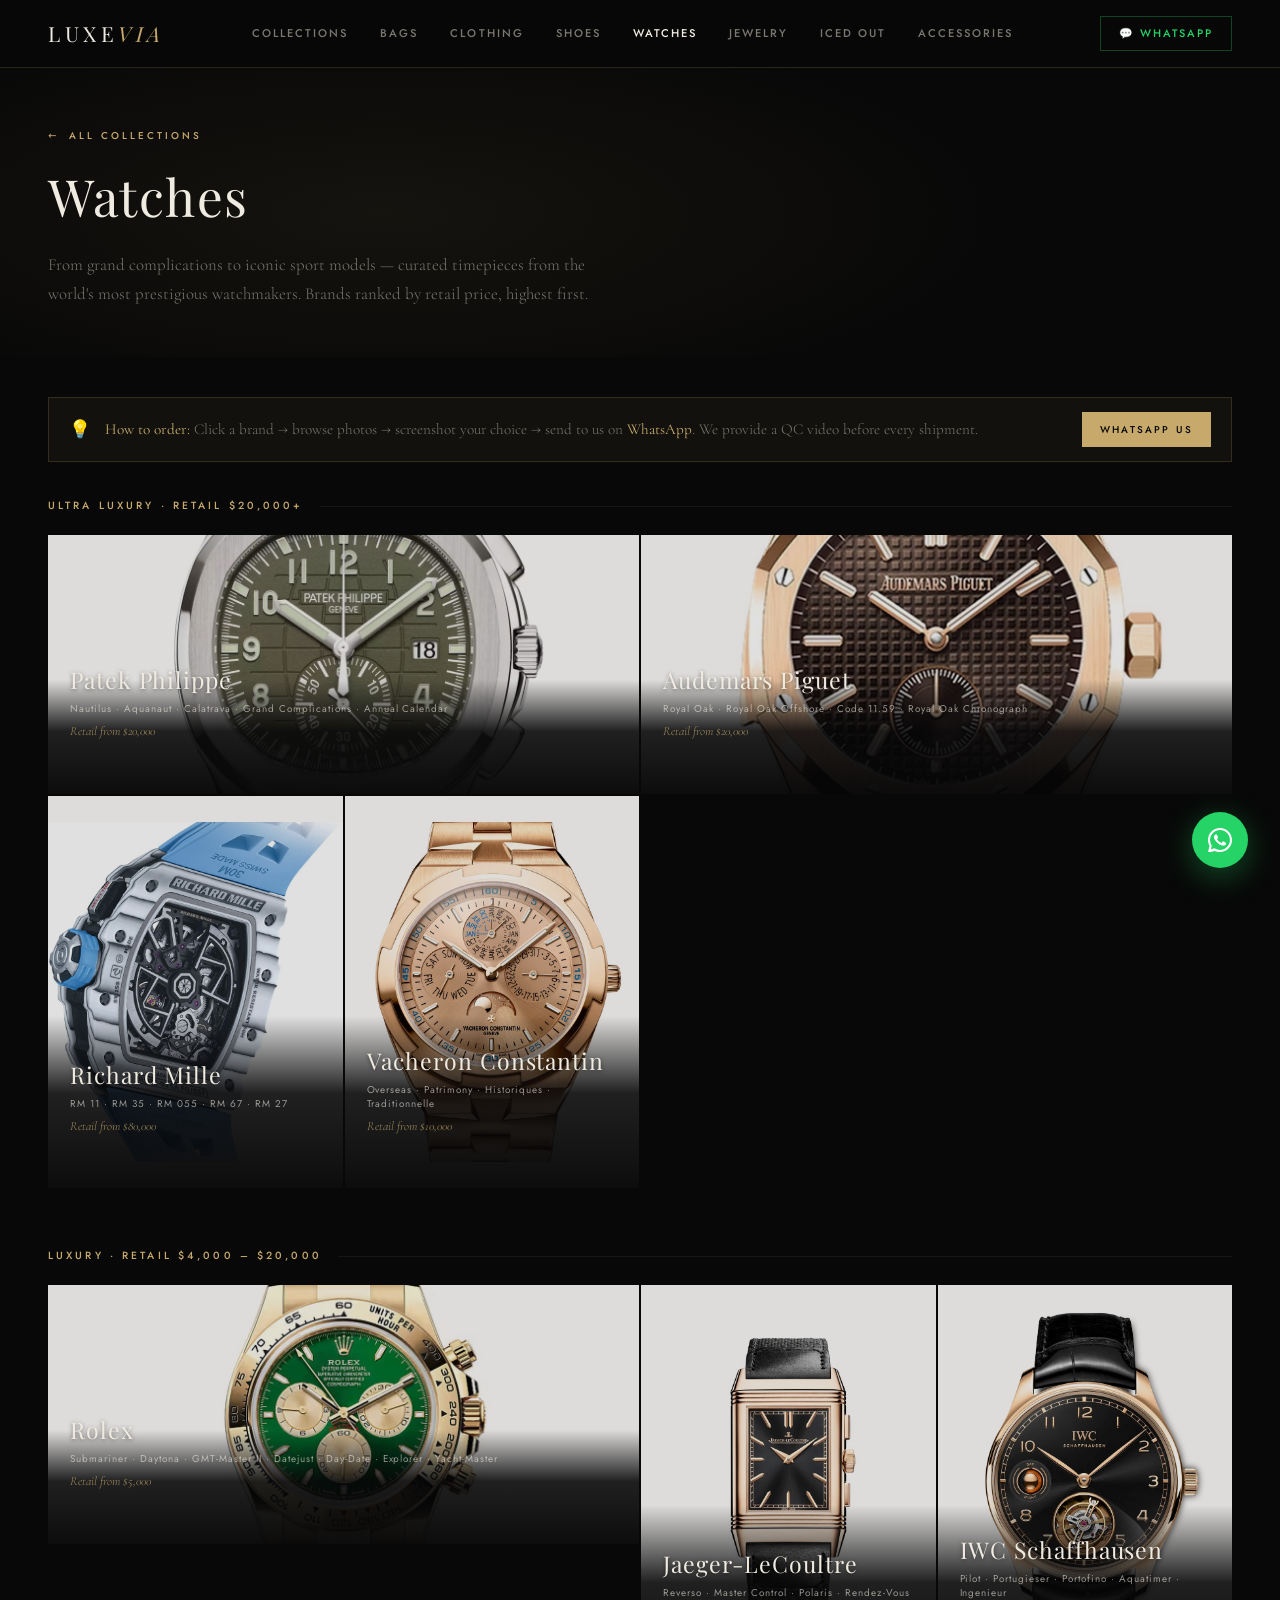
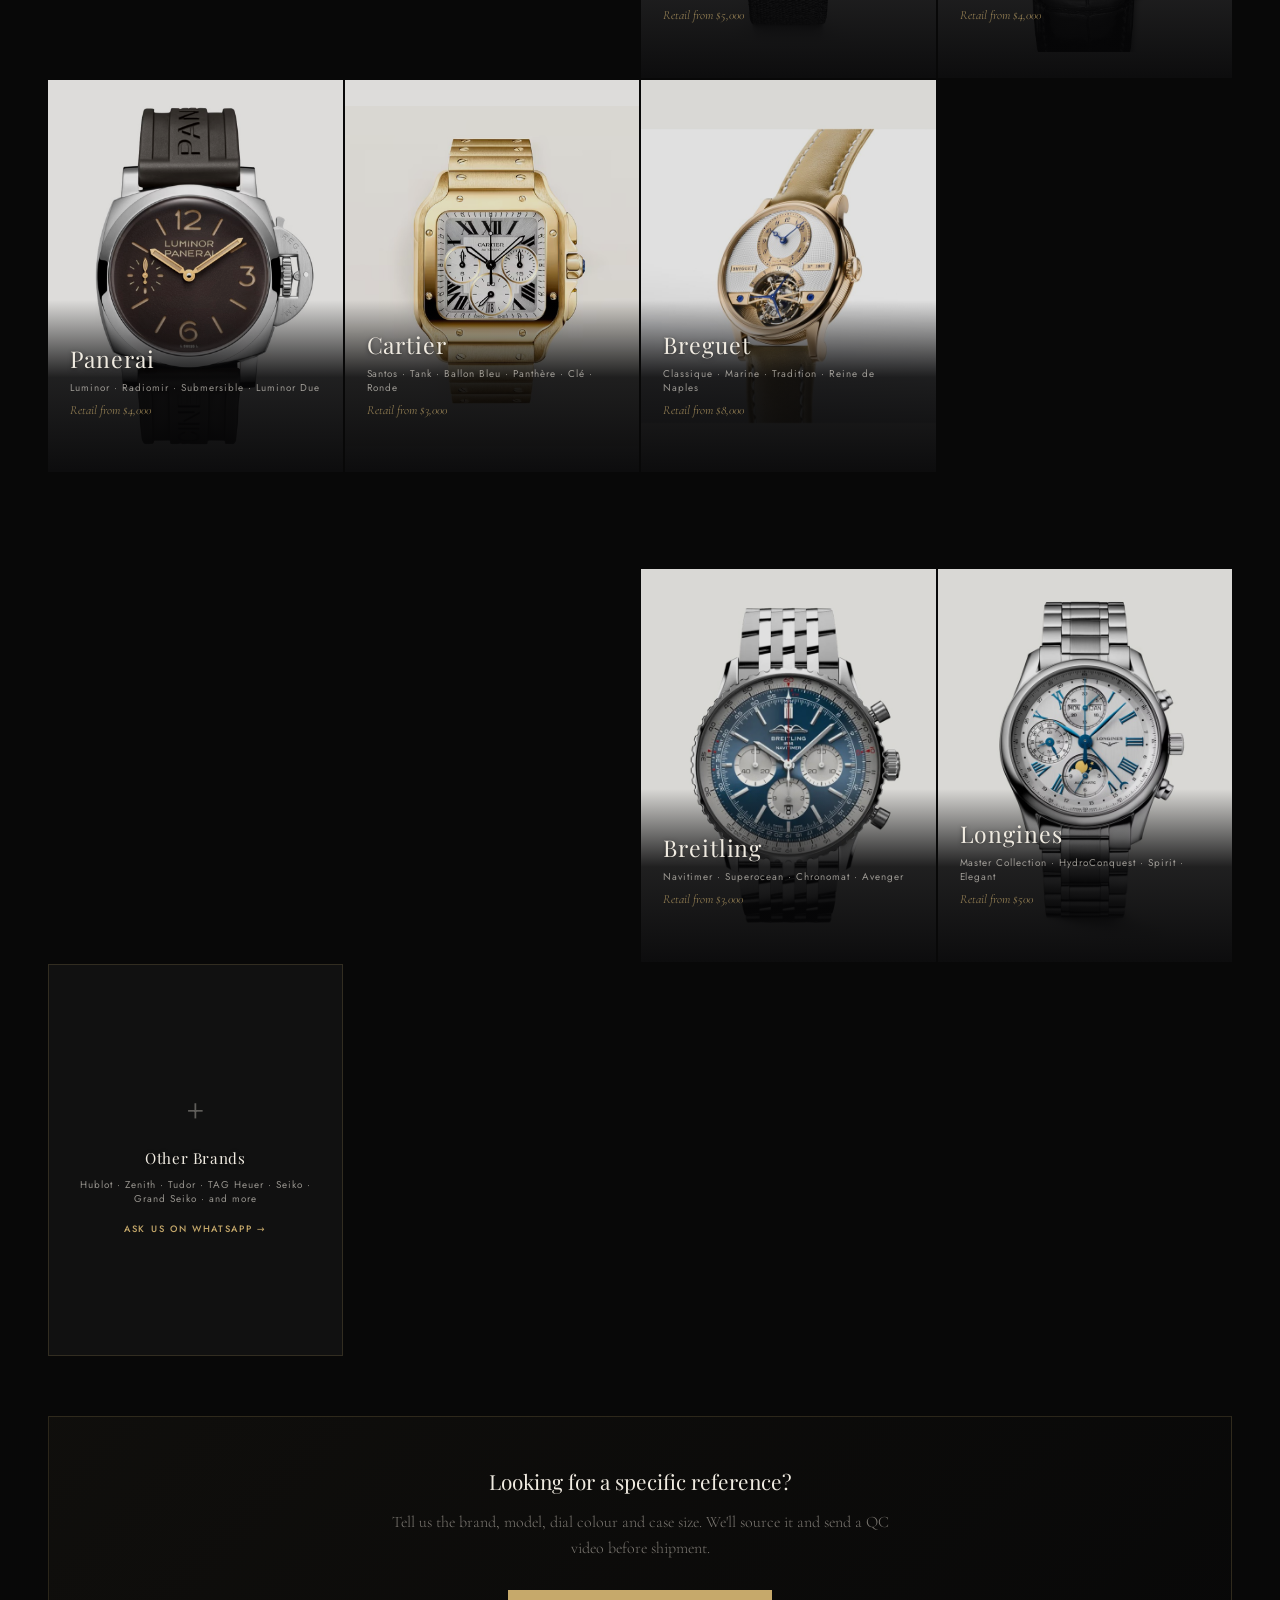
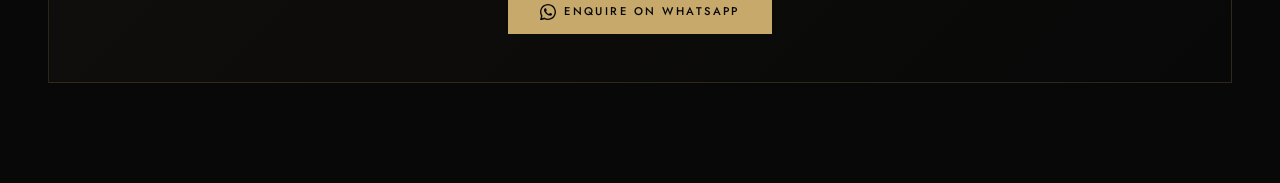
<file: pages/watches.html>
<!DOCTYPE html>
<html lang="en">
<head>
<meta charset="UTF-8">
<meta name="viewport" content="width=device-width, initial-scale=1.0">
<title>Watches — LUXEVIA</title>
<meta name="description" content="Luxury watches — Patek Philippe, Audemars Piguet, Richard Mille, Rolex, Cartier, Omega and more.">
<link rel="stylesheet" href="../css/style.css">
<style>
.brand-grid { display:grid; grid-template-columns:repeat(4,1fr); gap:2px; margin-bottom:60px; }
.brand-card { position:relative; overflow:hidden; background:var(--panel); aspect-ratio:3/4; display:block; text-decoration:none; cursor:pointer; }
.brand-card--wide { grid-column:span 2; aspect-ratio:16/7; }
.brand-card-bg { position:absolute; inset:0; transition:transform 0.7s cubic-bezier(0.25,0.46,0.45,0.94); }
.brand-card:hover .brand-card-bg { transform:scale(1.05); }
.bg-patek     { background:radial-gradient(ellipse at 60% 40%,#181410 0%,#080604 100%); }
.bg-ap        { background:radial-gradient(ellipse at 40% 60%,#101418 0%,#060810 100%); }
.bg-rm        { background:radial-gradient(ellipse at 50% 40%,#0c1008 0%,#060804 100%); }
.bg-rolex     { background:radial-gradient(ellipse at 60% 50%,#0a1008 0%,#060804 100%); }
.bg-vc        { background:radial-gradient(ellipse at 40% 40%,#14100c 0%,#0c0806 100%); }
.bg-jlc       { background:radial-gradient(ellipse at 50% 60%,#100e14 0%,#08060c 100%); }
.bg-iwc       { background:radial-gradient(ellipse at 60% 40%,#0c0e14 0%,#060810 100%); }
.bg-panerai   { background:radial-gradient(ellipse at 40% 50%,#100c0c 0%,#080606 100%); }
.bg-cartier   { background:radial-gradient(ellipse at 50% 40%,#140e08 0%,#0c0804 100%); }
.bg-breguet   { background:radial-gradient(ellipse at 60% 60%,#121010 0%,#0a0808 100%); }
.bg-omega     { background:radial-gradient(ellipse at 40% 40%,#0c1014 0%,#060810 100%); }
.bg-breitling { background:radial-gradient(ellipse at 50% 50%,#100e08 0%,#0c0c04 100%); }
.bg-longines  { background:radial-gradient(ellipse at 60% 40%,#0e0c10 0%,#08060c 100%); }
.brand-card-emoji { position:absolute; inset:0; display:flex; align-items:center; justify-content:center; font-size:clamp(3rem,6vw,5.5rem); opacity:0.08; transition:opacity 0.5s; pointer-events:none; }
.brand-card:hover .brand-card-emoji { opacity:0.15; }
.brand-card-overlay { position:absolute; left:0; right:0; bottom:0; z-index:1; height:44%; background:linear-gradient(to top,rgba(6,6,7,0.97) 0%,rgba(6,6,7,0.88) 55%,transparent 100%); }
.brand-card-sheen { position:absolute; inset:0; z-index:1; background:linear-gradient(135deg,rgba(198,169,107,0.11) 0%,transparent 55%); opacity:0; transition:opacity 0.5s; }
.brand-card:hover .brand-card-sheen { opacity:1; }
.brand-card-frame { position:absolute; inset:0; z-index:3; border:1px solid transparent; transition:border-color 0.4s; pointer-events:none; }
.brand-card:hover .brand-card-frame { border-color:rgba(198,169,107,0.5); }
.brand-card-vline { position:absolute; top:20px; left:20px; width:1px; height:36px; background:linear-gradient(to bottom,var(--gold),transparent); z-index:2; opacity:0; transition:opacity 0.4s; }
.brand-card:hover .brand-card-vline { opacity:1; }
.brand-card-info { position:absolute; bottom:0; left:0; right:0; z-index:2; padding:16px 22px 18px; }
.brand-card-tag { display:block; font-size:0.58rem; font-weight:500; letter-spacing:0.28em; text-transform:uppercase; color:var(--gold); margin-bottom:5px; opacity:0; transform:translateY(6px); transition:all 0.35s 0.05s; }
.brand-card:hover .brand-card-tag { opacity:1; transform:translateY(0); }
.brand-card-name { display:block; font-family:'Playfair Display',serif; font-size:clamp(1rem,1.8vw,1.45rem); font-weight:400; color:var(--cream); letter-spacing:0.04em; margin-bottom:3px; text-shadow:0 1px 4px rgba(0,0,0,0.5); }
.brand-card-sub { display:-webkit-box; -webkit-line-clamp:2; -webkit-box-orient:vertical; overflow:hidden; font-size:0.62rem; font-weight:400; letter-spacing:0.1em; color:rgba(240,235,225,0.6); margin-bottom:6px; transition:color 0.3s; line-height:1.4; max-height:2.8em; }
.brand-card:hover .brand-card-sub { color:var(--gold-light); }
.brand-card-price { display:block; font-family:'Cormorant Garamond',serif; font-size:0.78rem; color:var(--gold); opacity:0.8; margin-bottom:8px; font-style:italic; }
.brand-card-cta { display:inline-flex; align-items:center; gap:5px; font-size:0.6rem; font-weight:500; letter-spacing:0.18em; text-transform:uppercase; color:var(--gold); opacity:0; transform:translateY(4px); transition:all 0.35s 0.08s; }
.brand-card:hover .brand-card-cta { opacity:1; transform:translateY(0); }
.tier-label { display:flex; align-items:center; gap:16px; margin-bottom:20px; margin-top:8px; }
.tier-label-text { font-size:0.65rem; font-weight:500; letter-spacing:0.3em; text-transform:uppercase; color:var(--gold); white-space:nowrap; }
.tier-label-line { flex:1; height:1px; background:var(--border-sub); }
.tip-bar { display:flex; align-items:center; gap:14px; padding:14px 20px; background:rgba(198,169,107,0.05); border:1px solid var(--border); margin-bottom:36px; flex-wrap:wrap; }
.tip-bar p { font-family:'Cormorant Garamond',serif; font-size:0.95rem; color:var(--muted); line-height:1.5; flex:1; }
.tip-bar strong { color:var(--gold); font-weight:400; }
@media(max-width:1024px){.brand-grid{grid-template-columns:repeat(3,1fr);}.brand-card--wide{grid-column:span 2;}}
@media(max-width:640px){.brand-grid{grid-template-columns:repeat(2,1fr);gap:2px;}.brand-card--wide{grid-column:span 2;aspect-ratio:16/8;}}
</style>
</head>
<body>
<nav id="nav">
  <a href="../index.html" class="nav-logo">Luxe<span>via</span></a>
  <ul class="nav-links">
    <li><a href="../index.html#catalog">Collections</a></li>
    <li><a href="bags.html">Bags</a></li>
    <li><a href="clothes.html">Clothing</a></li>
    <li><a href="shoes.html">Shoes</a></li>
    <li><a href="watches.html" class="active">Watches</a></li>
    <li><a href="jewelry.html">Jewelry</a></li>
    <li><a href="iced-out.html">Iced Out</a></li>
    <li><a href="accessories.html">Accessories</a></li>
  </ul>
  <a href="https://wa.me/8615204002312" target="_blank" class="nav-wa">💬 WhatsApp</a>
  <button class="nav-burger" id="nav-burger"><span></span><span></span><span></span></button>
</nav>
<div id="mobile-nav">
  <a href="../index.html">← Home</a>
  <a href="bags.html">Bags</a><a href="clothes.html">Clothing</a><a href="shoes.html">Shoes</a>
  <a href="watches.html">Watches</a><a href="jewelry.html">Jewelry</a>
  <a href="accessories.html">Accessories</a>
  <a href="https://wa.me/8615204002312" target="_blank" style="color:var(--whatsapp)">💬 WhatsApp</a>
</div>

<div class="cat-hero">
  <div class="cat-hero-bg"></div>
  <div class="cat-hero-inner">
    <a href="../index.html#catalog" class="cat-page-tag">All Collections</a>
    <h1 class="cat-page-h1">Watches</h1>
    <p class="cat-page-desc">From grand complications to iconic sport models — curated timepieces from the world's most prestigious watchmakers. Brands ranked by retail price, highest first.</p>
  </div>
</div>

<section style="padding:40px 0 100px;">
  <div style="max-width:1320px;margin:0 auto;padding:0 48px;">

    <div class="tip-bar reveal">
      <span style="font-size:1.1rem;flex-shrink:0">💡</span>
      <p><strong>How to order:</strong> Click a brand → browse photos → screenshot your choice → send to us on <strong>WhatsApp</strong>. We provide a QC video before every shipment.</p>
      <a href="https://wa.me/8615204002312?text=Hi%20Luxevia%2C%20I%27m%20interested%20in%20a%20watch" target="_blank" class="btn btn-gold" style="font-size:0.62rem;padding:10px 18px;flex-shrink:0;">WhatsApp Us</a>
    </div>

    <!-- TIER 1: ULTRA LUXURY -->
    <div class="tier-label reveal">
      <span class="tier-label-text">Ultra Luxury · Retail $20,000+</span>
      <div class="tier-label-line"></div>
    </div>
    <div class="brand-grid">

      <a href="https://spjy.x.yupoo.com/categories/4688465" target="_blank" class="brand-card brand-card--wide reveal">
        <img src="../images/watches/patek.jpg" class="brand-card-photo" alt="patek" style="object-fit:cover;position:absolute;inset:0;width:100%;height:100%;filter:brightness(0.88);">
        <div class="brand-card-overlay"></div><div class="brand-card-sheen"></div><div class="brand-card-frame"></div><div class="brand-card-vline"></div>
        <div class="brand-card-info">
          <span class="brand-card-tag">#1 Ranked · The Holy Trinity</span>
          <span class="brand-card-name">Patek Philippe</span>
          <span class="brand-card-sub">Nautilus · Aquanaut · Calatrava · Grand Complications · Annual Calendar</span>
          <span class="brand-card-price">Retail from $20,000</span>
          <span class="brand-card-cta">Browse Collection →</span>
        </div>
      </a>

      <a href="https://spjy.x.yupoo.com/categories/4489777" target="_blank" class="brand-card brand-card--wide reveal">
        <img src="../images/watches/ap.jpg" class="brand-card-photo" alt="ap" style="object-fit:cover;position:absolute;inset:0;width:100%;height:100%;filter:brightness(0.88);">
        <div class="brand-card-overlay"></div><div class="brand-card-sheen"></div><div class="brand-card-frame"></div><div class="brand-card-vline"></div>
        <div class="brand-card-info">
          <span class="brand-card-tag">#2 Ranked · The Holy Trinity</span>
          <span class="brand-card-name">Audemars Piguet</span>
          <span class="brand-card-sub">Royal Oak · Royal Oak Offshore · Code 11.59 · Royal Oak Chronograph</span>
          <span class="brand-card-price">Retail from $20,000</span>
          <span class="brand-card-cta">Browse Collection →</span>
        </div>
      </a>

      <a href="https://spjy.x.yupoo.com/search/album?uid=1&sort=&q=Richard+Mille" target="_blank" class="brand-card reveal">
        <img src="../images/watches/rm.jpg" class="brand-card-photo" alt="rm" style="object-fit:cover;position:absolute;inset:0;width:100%;height:100%;filter:brightness(0.88);">
        <div class="brand-card-overlay"></div><div class="brand-card-sheen"></div><div class="brand-card-frame"></div><div class="brand-card-vline"></div>
        <div class="brand-card-info">
          <span class="brand-card-tag">#3 Ranked · Most Exclusive</span>
          <span class="brand-card-name">Richard Mille</span>
          <span class="brand-card-sub">RM 11 · RM 35 · RM 055 · RM 67 · RM 27</span>
          <span class="brand-card-price">Retail from $80,000</span>
          <span class="brand-card-cta">Browse Collection →</span>
        </div>
      </a>

      <a href="https://spjy.x.yupoo.com/categories/4538927" target="_blank" class="brand-card reveal">
        <img src="../images/watches/vc.jpg" class="brand-card-photo" alt="vc" style="object-fit:cover;position:absolute;inset:0;width:100%;height:100%;filter:brightness(0.88);">
        <div class="brand-card-overlay"></div><div class="brand-card-sheen"></div><div class="brand-card-frame"></div><div class="brand-card-vline"></div>
        <div class="brand-card-info">
          <span class="brand-card-tag">#5 Ranked · Geneva Seal</span>
          <span class="brand-card-name">Vacheron Constantin</span>
          <span class="brand-card-sub">Overseas · Patrimony · Historiques · Traditionnelle</span>
          <span class="brand-card-price">Retail from $10,000</span>
          <span class="brand-card-cta">Browse Collection →</span>
        </div>
      </a>

    </div>

    <!-- TIER 2: LUXURY -->
    <div class="tier-label reveal">
      <span class="tier-label-text">Luxury · Retail $4,000 – $20,000</span>
      <div class="tier-label-line"></div>
    </div>
    <div class="brand-grid">

      <a href="https://spjy.x.yupoo.com/search/album?uid=1&sort=&q=%E5%8A%B3%E5%8A%9B%E5%A3%AB&page=1" target="_blank" class="brand-card brand-card--wide reveal">
        <img src="../images/watches/rolex.jpg" class="brand-card-photo" alt="rolex" style="object-fit:cover;position:absolute;inset:0;width:100%;height:100%;filter:brightness(0.88);">
        <div class="brand-card-overlay"></div><div class="brand-card-sheen"></div><div class="brand-card-frame"></div><div class="brand-card-vline"></div>
        <div class="brand-card-info">
          <span class="brand-card-tag">#4 Ranked · World's Most Iconic</span>
          <span class="brand-card-name">Rolex</span>
          <span class="brand-card-sub">Submariner · Daytona · GMT-Master II · Datejust · Day-Date · Explorer · Yacht-Master</span>
          <span class="brand-card-price">Retail from $5,000</span>
          <span class="brand-card-cta">Browse Collection →</span>
        </div>
      </a>

      <a href="https://spjy.x.yupoo.com/search/album?uid=1&sort=&q=%E7%A7%AF%E5%AE%B6" target="_blank" class="brand-card reveal">
        <img src="../images/watches/jlc.jpg" class="brand-card-photo" alt="jlc" style="object-fit:cover;position:absolute;inset:0;width:100%;height:100%;filter:brightness(0.88);">
        <div class="brand-card-overlay"></div><div class="brand-card-sheen"></div><div class="brand-card-frame"></div><div class="brand-card-vline"></div>
        <div class="brand-card-info">
          <span class="brand-card-tag">#6 Ranked</span>
          <span class="brand-card-name">Jaeger-LeCoultre</span>
          <span class="brand-card-sub">Reverso · Master Control · Polaris · Rendez-Vous</span>
          <span class="brand-card-price">Retail from $5,000</span>
          <span class="brand-card-cta">Browse Collection →</span>
        </div>
      </a>

      <a href="https://spjy.x.yupoo.com/search/album?uid=1&sort=&q=%E4%B8%87%E5%9B%BD" target="_blank" class="brand-card reveal">
        <img src="../images/watches/iwc.jpg" class="brand-card-photo" alt="iwc" style="object-fit:cover;position:absolute;inset:0;width:100%;height:100%;filter:brightness(0.88);">
        <div class="brand-card-overlay"></div><div class="brand-card-sheen"></div><div class="brand-card-frame"></div><div class="brand-card-vline"></div>
        <div class="brand-card-info">
          <span class="brand-card-tag">#7 Ranked</span>
          <span class="brand-card-name">IWC Schaffhausen</span>
          <span class="brand-card-sub">Pilot · Portugieser · Portofino · Aquatimer · Ingenieur</span>
          <span class="brand-card-price">Retail from $4,000</span>
          <span class="brand-card-cta">Browse Collection →</span>
        </div>
      </a>

      <a href="https://spjy.x.yupoo.com/categories/4527182" target="_blank" class="brand-card reveal">
        <img src="../images/watches/panerai.jpg" class="brand-card-photo" alt="panerai" style="object-fit:cover;position:absolute;inset:0;width:100%;height:100%;filter:brightness(0.88);">
        <div class="brand-card-overlay"></div><div class="brand-card-sheen"></div><div class="brand-card-frame"></div><div class="brand-card-vline"></div>
        <div class="brand-card-info">
          <span class="brand-card-tag">#8 Ranked · Italian Style</span>
          <span class="brand-card-name">Panerai</span>
          <span class="brand-card-sub">Luminor · Radiomir · Submersible · Luminor Due</span>
          <span class="brand-card-price">Retail from $4,000</span>
          <span class="brand-card-cta">Browse Collection →</span>
        </div>
      </a>

      <a href="https://spjy.x.yupoo.com/categories/4610994" target="_blank" class="brand-card reveal">
        <img src="../images/watches/cartier.jpg" class="brand-card-photo" alt="cartier" style="object-fit:cover;position:absolute;inset:0;width:100%;height:100%;filter:brightness(0.88);">
        <div class="brand-card-overlay"></div><div class="brand-card-sheen"></div><div class="brand-card-frame"></div><div class="brand-card-vline"></div>
        <div class="brand-card-info">
          <span class="brand-card-tag">#9 Ranked · Paris</span>
          <span class="brand-card-name">Cartier</span>
          <span class="brand-card-sub">Santos · Tank · Ballon Bleu · Panthère · Clé · Ronde</span>
          <span class="brand-card-price">Retail from $3,000</span>
          <span class="brand-card-cta">Browse Collection →</span>
        </div>
      </a>

      <a href="https://spjy.x.yupoo.com/categories/4857198" target="_blank" class="brand-card reveal">
        <img src="../images/watches/breguet.jpg" class="brand-card-photo" alt="breguet" style="object-fit:cover;position:absolute;inset:0;width:100%;height:100%;filter:brightness(0.88);">
        <div class="brand-card-overlay"></div><div class="brand-card-sheen"></div><div class="brand-card-frame"></div><div class="brand-card-vline"></div>
        <div class="brand-card-info">
          <span class="brand-card-tag">#10 Ranked · Since 1775</span>
          <span class="brand-card-name">Breguet</span>
          <span class="brand-card-sub">Classique · Marine · Tradition · Reine de Naples</span>
          <span class="brand-card-price">Retail from $8,000</span>
          <span class="brand-card-cta">Browse Collection →</span>
        </div>
      </a>

    </div>

    <!-- TIER 3: ACCESSIBLE LUXURY -->
    <div class="tier-label reveal">
      <span class="tier-label-text">Accessible Luxury · Retail $500 – $4,000</span>
      <div class="tier-label-line"></div>
    </div>
    <div class="brand-grid">

      <a href="https://spjy.x.yupoo.com/categories/4684944" target="_blank" class="brand-card brand-card--wide reveal">
        <img src="../images/watches/omega.jpg" class="brand-card-photo" alt="omega" style="object-fit:cover;position:absolute;inset:0;width:100%;height:100%;filter:brightness(0.88);">
        <div class="brand-card-overlay"></div><div class="brand-card-sheen"></div><div class="brand-card-frame"></div><div class="brand-card-vline"></div>
        <div class="brand-card-info">
          <span class="brand-card-tag">#11 Ranked · Moon Watch</span>
          <span class="brand-card-name">Omega</span>
          <span class="brand-card-sub">Speedmaster · Seamaster · Constellation · De Ville · Aqua Terra</span>
          <span class="brand-card-price">Retail from $3,000</span>
          <span class="brand-card-cta">Browse Collection →</span>
        </div>
      </a>

      <a href="https://spjy.x.yupoo.com/categories/216095" target="_blank" class="brand-card reveal">
        <img src="../images/watches/breitling.jpg" class="brand-card-photo" alt="breitling" style="object-fit:cover;position:absolute;inset:0;width:100%;height:100%;filter:brightness(0.88);">
        <div class="brand-card-overlay"></div><div class="brand-card-sheen"></div><div class="brand-card-frame"></div><div class="brand-card-vline"></div>
        <div class="brand-card-info">
          <span class="brand-card-tag">#13 Ranked · Aviation</span>
          <span class="brand-card-name">Breitling</span>
          <span class="brand-card-sub">Navitimer · Superocean · Chronomat · Avenger</span>
          <span class="brand-card-price">Retail from $3,000</span>
          <span class="brand-card-cta">Browse Collection →</span>
        </div>
      </a>

      <a href="https://spjy.x.yupoo.com/categories/216089" target="_blank" class="brand-card reveal">
        <img src="../images/watches/longines.jpg" class="brand-card-photo" alt="longines" style="object-fit:cover;position:absolute;inset:0;width:100%;height:100%;filter:brightness(0.88);">
        <div class="brand-card-overlay"></div><div class="brand-card-sheen"></div><div class="brand-card-frame"></div><div class="brand-card-vline"></div>
        <div class="brand-card-info">
          <span class="brand-card-tag">#14 Ranked · Best Value</span>
          <span class="brand-card-name">Longines</span>
          <span class="brand-card-sub">Master Collection · HydroConquest · Spirit · Elegant</span>
          <span class="brand-card-price">Retail from $500</span>
          <span class="brand-card-cta">Browse Collection →</span>
        </div>
      </a>

      <a href="https://wa.me/8615204002312?text=Hi%20Luxevia%2C%20I%27m%20looking%20for%20a%20specific%20watch" target="_blank" class="brand-card reveal" style="background:var(--off-black);border:1px solid var(--border);">
        <div class="brand-card-frame"></div>
        <div style="position:absolute;inset:0;display:flex;flex-direction:column;align-items:center;justify-content:center;padding:24px;text-align:center;z-index:2;">
          <span style="font-size:2rem;margin-bottom:12px;opacity:0.35">+</span>
          <span class="brand-card-name" style="display:block;margin-bottom:8px;font-size:0.95rem;">Other Brands</span>
          <span class="brand-card-sub" style="display:block;margin-bottom:16px;font-size:0.62rem;">Hublot · Zenith · Tudor · TAG Heuer · Seiko · Grand Seiko · and more</span>
          <span style="font-size:0.58rem;font-weight:500;letter-spacing:0.18em;text-transform:uppercase;color:var(--gold);">Ask Us on WhatsApp →</span>
        </div>
      </a>

    </div>

    <!-- Bottom CTA -->
    <div class="reveal" style="text-align:center;padding:48px 40px;border:1px solid var(--border);background:linear-gradient(135deg,rgba(198,169,107,0.04),transparent);">
      <p style="font-family:'Playfair Display',serif;font-size:1.3rem;color:var(--cream);margin-bottom:12px;">Looking for a specific reference?</p>
      <p style="font-family:'Cormorant Garamond',serif;font-size:1rem;color:var(--muted);margin-bottom:28px;max-width:500px;margin-left:auto;margin-right:auto;">Tell us the brand, model, dial colour and case size. We'll source it and send a QC video before shipment.</p>
      <a href="https://wa.me/8615204002312?text=Hi%20Luxevia%2C%20I%27m%20looking%20for%20a%20specific%20watch" target="_blank" class="btn btn-gold">
        <svg width="16" height="16" viewBox="0 0 24 24" fill="currentColor"><path d="M17.472 14.382c-.297-.149-1.758-.867-2.03-.967-.273-.099-.471-.148-.67.15-.197.297-.767.966-.94 1.164-.173.199-.347.223-.644.075-.297-.15-1.255-.463-2.39-1.475-.883-.788-1.48-1.761-1.653-2.059-.173-.297-.018-.458.13-.606.134-.133.298-.347.446-.52.149-.174.198-.298.298-.497.099-.198.05-.371-.025-.52-.075-.149-.669-1.612-.916-2.207-.242-.579-.487-.5-.669-.51-.173-.008-.371-.01-.57-.01-.198 0-.52.074-.792.372-.272.297-1.04 1.016-1.04 2.479 0 1.462 1.065 2.875 1.213 3.074.149.198 2.096 3.2 5.077 4.487.709.306 1.262.489 1.694.625.712.227 1.36.195 1.871.118.571-.085 1.758-.719 2.006-1.413.248-.694.248-1.289.173-1.413-.074-.124-.272-.198-.57-.347z"/><path d="M12 0C5.373 0 0 5.373 0 12c0 2.126.558 4.121 1.532 5.856L.057 23.882a.5.5 0 00.611.61l6.054-1.47A11.935 11.935 0 0012 24c6.627 0 12-5.373 12-12S18.627 0 12 0zm0 21.938a9.9 9.9 0 01-5.031-1.37l-.361-.214-3.741.908.937-3.639-.235-.374A9.895 9.895 0 012.062 12C2.062 6.533 6.533 2.062 12 2.062S21.938 6.533 21.938 12 17.467 21.938 12 21.938z"/></svg>
        Enquire on WhatsApp
      </a>
    </div>

  </div>
</section>

<a href="https://wa.me/8615204002312" target="_blank" id="wa-float">
  <span class="wa-icon"><svg width="24" height="24" viewBox="0 0 24 24" fill="white"><path d="M17.472 14.382c-.297-.149-1.758-.867-2.03-.967-.273-.099-.471-.148-.67.15-.197.297-.767.966-.94 1.164-.173.199-.347.223-.644.075-.297-.15-1.255-.463-2.39-1.475-.883-.788-1.48-1.761-1.653-2.059-.173-.297-.018-.458.13-.606.134-.133.298-.347.446-.52.149-.174.198-.298.298-.497.099-.198.05-.371-.025-.52-.075-.149-.669-1.612-.916-2.207-.242-.579-.487-.5-.669-.51-.173-.008-.371-.01-.57-.01-.198 0-.52.074-.792.372-.272.297-1.04 1.016-1.04 2.479 0 1.462 1.065 2.875 1.213 3.074.149.198 2.096 3.2 5.077 4.487.709.306 1.262.489 1.694.625.712.227 1.36.195 1.871.118.571-.085 1.758-.719 2.006-1.413.248-.694.248-1.289.173-1.413-.074-.124-.272-.198-.57-.347z"/><path d="M12 0C5.373 0 0 5.373 0 12c0 2.126.558 4.121 1.532 5.856L.057 23.882a.5.5 0 00.611.61l6.054-1.47A11.935 11.935 0 0012 24c6.627 0 12-5.373 12-12S18.627 0 12 0zm0 21.938a9.9 9.9 0 01-5.031-1.37l-.361-.214-3.741.908.937-3.639-.235-.374A9.895 9.895 0 012.062 12C2.062 6.533 6.533 2.062 12 2.062S21.938 6.533 21.938 12 17.467 21.938 12 21.938z"/></svg></span>
  <span class="wa-label">Chat with Us</span>
</a>
<script src="../js/main.js"></script>
</body>
</html>
</file>
<file: css/style.css>
/* ═══════════════════════════════════════
   LUXEVIA — Global Styles
═══════════════════════════════════════ */

@import url('https://fonts.googleapis.com/css2?family=Playfair+Display:ital,wght@0,400;0,500;0,700;1,400;1,500&family=Jost:wght@300;400;500&family=Cormorant+Garamond:ital,wght@0,300;0,400;1,300;1,400&display=swap');

:root {
  --black:      #080808;
  --off-black:  #111111;
  --panel:      #161616;
  --gold:       #C6A96B;
  --gold-light: #DEC48E;
  --gold-dim:   rgba(198,169,107,0.12);
  --cream:      #F0EBE1;
  --muted:      #7A7670;
  --border:     rgba(198,169,107,0.18);
  --border-sub: rgba(255,255,255,0.06);
  --whatsapp:   #25D366;
  --radius:     2px;
  --nav-h:      68px;
  --transition: 0.38s cubic-bezier(0.25,0.46,0.45,0.94);
}

*, *::before, *::after { box-sizing: border-box; margin: 0; padding: 0; }
html { scroll-behavior: smooth; font-size: 16px; }

body {
  background: var(--black);
  color: var(--cream);
  font-family: 'Jost', system-ui, sans-serif;
  font-weight: 300;
  line-height: 1.6;
  overflow-x: hidden;
  -webkit-font-smoothing: antialiased;
}

a { color: inherit; text-decoration: none; }
img { display: block; max-width: 100%; }
ul { list-style: none; }
button { border: none; background: none; cursor: pointer; font: inherit; color: inherit; }

/* ── SCROLLBAR ── */
::-webkit-scrollbar { width: 4px; }
::-webkit-scrollbar-track { background: var(--black); }
::-webkit-scrollbar-thumb { background: var(--gold); border-radius: 2px; }

/* ── UTILITY ── */
.gold { color: var(--gold); }
.u-eyebrow {
  font-family: 'Jost', sans-serif;
  font-size: 0.65rem;
  font-weight: 500;
  letter-spacing: 0.32em;
  text-transform: uppercase;
  color: var(--gold);
}
.u-display {
  font-family: 'Playfair Display', serif;
  font-weight: 400;
  line-height: 1.08;
  letter-spacing: 0.02em;
}
.u-body {
  font-family: 'Cormorant Garamond', serif;
  font-weight: 300;
  font-size: 1.08rem;
  line-height: 1.75;
  color: var(--muted);
}
.container {
  max-width: 1320px;
  margin: 0 auto;
  padding: 0 48px;
}

/* ── GOLD RULE ── */
.gold-rule {
  display: flex; align-items: center; gap: 14px;
  margin-bottom: 20px;
}
.gold-rule::before {
  content: '';
  display: block;
  width: 36px; height: 1px;
  background: var(--gold);
  opacity: 0.7;
}

/* ── BUTTONS ── */
.btn {
  display: inline-flex; align-items: center; gap: 8px;
  font-family: 'Jost', sans-serif;
  font-size: 0.7rem;
  font-weight: 500;
  letter-spacing: 0.22em;
  text-transform: uppercase;
  padding: 13px 32px;
  transition: var(--transition);
  cursor: pointer;
}
.btn-gold {
  background: var(--gold);
  color: var(--black);
}
.btn-gold:hover { background: var(--gold-light); }
.btn-outline {
  border: 1px solid var(--border);
  color: var(--gold);
}
.btn-outline:hover { border-color: var(--gold); background: var(--gold-dim); }

/* ════════════════════════════════════════
   NAV
════════════════════════════════════════ */
#nav {
  position: fixed; top: 0; left: 0; right: 0;
  z-index: 200;
  height: var(--nav-h);
  display: flex; align-items: center;
  padding: 0 48px;
  background: rgba(8,8,8,0.96);
  backdrop-filter: blur(16px);
  border-bottom: 1px solid var(--border);
  transition: border-color 0.3s;
}
.nav-logo {
  font-family: 'Playfair Display', serif;
  font-size: 1.3rem;
  letter-spacing: 0.22em;
  color: var(--cream);
  text-transform: uppercase;
  flex-shrink: 0;
}
.nav-logo span { color: var(--gold); font-style: italic; }

.nav-links {
  display: flex; gap: 32px;
  margin: 0 auto;
  font-size: 0.7rem;
  font-weight: 500;
  letter-spacing: 0.18em;
  text-transform: uppercase;
}
.nav-links a { color: var(--muted); transition: color 0.3s; }
.nav-links a:hover,
.nav-links a.active { color: var(--cream); }

.nav-wa {
  display: flex; align-items: center; gap: 8px;
  font-size: 0.68rem;
  font-weight: 500;
  letter-spacing: 0.18em;
  text-transform: uppercase;
  color: var(--whatsapp);
  padding: 8px 18px;
  border: 1px solid rgba(37,211,102,0.3);
  transition: var(--transition);
}
.nav-wa:hover { background: rgba(37,211,102,0.08); border-color: var(--whatsapp); }
.nav-wa svg { flex-shrink: 0; }

/* Mobile nav toggle */
.nav-burger {
  display: none;
  flex-direction: column; gap: 5px;
  padding: 6px;
  margin-left: auto;
}
.nav-burger span {
  display: block; width: 22px; height: 1.5px;
  background: var(--cream);
  transition: var(--transition);
}

/* Mobile drawer */
#mobile-nav {
  display: none;
  position: fixed; top: var(--nav-h); left: 0; right: 0; bottom: 0;
  background: rgba(8,8,8,0.98);
  z-index: 199;
  flex-direction: column;
  padding: 40px 32px;
  gap: 28px;
  overflow-y: auto;
}
#mobile-nav.open { display: flex; }
#mobile-nav a {
  font-family: 'Playfair Display', serif;
  font-size: 1.4rem;
  color: var(--cream);
  border-bottom: 1px solid var(--border-sub);
  padding-bottom: 28px;
  transition: color 0.3s;
}
#mobile-nav a:hover { color: var(--gold); }

/* ════════════════════════════════════════
   HERO
════════════════════════════════════════ */
.hero {
  position: relative;
  min-height: 100vh;
  display: flex; align-items: center;
  padding-top: var(--nav-h);
  overflow: hidden;
}
.hero-bg {
  position: absolute; inset: 0;
  background:
    radial-gradient(ellipse 55% 65% at 70% 50%, rgba(198,169,107,0.06) 0%, transparent 65%),
    radial-gradient(ellipse 80% 60% at 20% 80%, rgba(198,169,107,0.04) 0%, transparent 60%),
    var(--black);
}
/* Subtle grid */
.hero-grid {
  position: absolute; inset: 0; pointer-events: none;
  background-image:
    linear-gradient(var(--border-sub) 1px, transparent 1px),
    linear-gradient(90deg, var(--border-sub) 1px, transparent 1px);
  background-size: 64px 64px;
  mask-image: radial-gradient(ellipse 80% 80% at 50% 40%, black 0%, transparent 100%);
}
.hero-inner {
  position: relative;
  width: 100%;
  display: grid;
  grid-template-columns: 1fr 1fr;
  gap: 80px;
  align-items: center;
  padding: 80px 48px 80px;
  max-width: 1320px;
  margin: 0 auto;
}
.hero-text {}
.hero-eyebrow {
  display: flex; align-items: center; gap: 14px;
  font-size: 0.65rem; font-weight: 500;
  letter-spacing: 0.35em; text-transform: uppercase;
  color: var(--gold); margin-bottom: 24px;
}
.hero-eyebrow::before {
  content: ''; display: block;
  width: 32px; height: 1px; background: var(--gold);
}
.hero-h1 {
  font-family: 'Playfair Display', serif;
  font-size: clamp(2.8rem, 5vw, 4.8rem);
  font-weight: 400;
  line-height: 1.06;
  letter-spacing: 0.02em;
  color: var(--cream);
  margin-bottom: 28px;
}
.hero-h1 em { font-style: italic; color: var(--gold); }
.hero-desc {
  font-family: 'Cormorant Garamond', serif;
  font-size: 1.1rem;
  font-weight: 300;
  line-height: 1.8;
  color: var(--muted);
  margin-bottom: 44px;
  max-width: 420px;
}
.hero-ctas { display: flex; gap: 16px; flex-wrap: wrap; }

/* Hero photo marquee — replaces the headline block with a single
   scrolling strip of Cuban link stock photos, sized to fit the space
   the old headline occupied (not to add extra height). */
.hero-mq {
  margin-bottom: 32px;
}
.hero-mq-eyebrow {
  display: flex; align-items: center; gap: 14px;
  font-size: 0.62rem; font-weight: 500;
  letter-spacing: 0.3em; text-transform: uppercase;
  color: var(--gold); margin-bottom: 18px;
}
.hero-mq-eyebrow::before { content:''; display:block; width:32px; height:1px; background:var(--gold); }
.hero-mq-viewport {
  overflow: hidden;
  width: 100%;
  height: 76px;
  mask-image: linear-gradient(to right, transparent 0%, black 8%, black 92%, transparent 100%);
  -webkit-mask-image: linear-gradient(to right, transparent 0%, black 8%, black 92%, transparent 100%);
}
.hero-mq-track {
  display: flex; flex-wrap: nowrap; gap: 6px; width: max-content;
  animation: hero-mq-left 55s linear infinite;
}
.hero-mq-viewport:hover .hero-mq-track { animation-play-state: paused; }
@keyframes hero-mq-left { from { transform: translateX(0); } to { transform: translateX(-50%); } }
.hero-mq-item {
  flex: 0 0 auto;
  width: 76px; height: 76px;
  overflow: hidden;
  background: var(--panel);
  border: 1px solid var(--border-sub);
}
.hero-mq-item img { display: block; width: 100%; height: 100%; object-fit: cover; filter: brightness(0.9); }

/* Hero visual panel */
.hero-visual {
  position: relative;
}
.hero-panels {
  display: grid;
  grid-template-columns: 1fr 1fr;
  grid-template-rows: auto auto;
  gap: 3px;
}
.h-panel {
  position: relative; overflow: hidden;
  background: var(--panel);
  display: flex; align-items: flex-end;
}
.h-panel:nth-child(1) { aspect-ratio: 1; grid-row: span 2; }
.h-panel:nth-child(2) { aspect-ratio: 4/3; }
.h-panel:nth-child(3) { aspect-ratio: 4/3; }

.h-panel-inner {
  width: 100%; height: 100%;
  display: flex; align-items: center; justify-content: center;
  font-size: 3.5rem;
  opacity: 0.15;
  transition: opacity var(--transition);
  position: absolute; inset: 0;
}
.h-panel:hover .h-panel-inner { opacity: 0.22; }
.h-panel-label {
  position: relative;
  padding: 14px 18px;
  font-family: 'Jost', sans-serif;
  font-size: 0.62rem;
  font-weight: 500;
  letter-spacing: 0.2em;
  text-transform: uppercase;
  color: var(--cream);
  background: linear-gradient(to top, rgba(8,8,8,0.8), transparent);
  width: 100%;
}
.h-panel-label span { color: var(--gold); }

/* Scroll cue */
.hero-scroll {
  position: absolute; bottom: 40px; left: 50%;
  transform: translateX(-50%);
  display: flex; flex-direction: column; align-items: center; gap: 10px;
  font-size: 0.6rem; font-weight: 500;
  letter-spacing: 0.3em; text-transform: uppercase;
  color: var(--muted);
  animation: scrollBob 2.2s ease-in-out infinite;
}
.hero-scroll::after {
  content: ''; display: block;
  width: 1px; height: 40px;
  background: linear-gradient(to bottom, var(--gold), transparent);
}
@keyframes scrollBob {
  0%,100% { transform: translateX(-50%) translateY(0); }
  50% { transform: translateX(-50%) translateY(7px); }
}

/* ════════════════════════════════════════
   MARQUEE BAND
════════════════════════════════════════ */
.marquee-band {
  overflow: hidden;
  border-top: 1px solid var(--border);
  border-bottom: 1px solid var(--border);
  padding: 18px 0;
  background: rgba(198,169,107,0.02);
}
.marquee-track {
  display: flex; gap: 0;
  width: max-content;
  animation: marquee 28s linear infinite;
}
.marquee-track:hover { animation-play-state: paused; }
@keyframes marquee {
  from { transform: translateX(0); }
  to   { transform: translateX(-50%); }
}
.marquee-item {
  display: inline-flex; align-items: center; gap: 20px;
  padding: 0 32px;
  font-size: 0.65rem; font-weight: 500;
  letter-spacing: 0.3em; text-transform: uppercase;
  color: var(--muted);
  white-space: nowrap;
}
.marquee-gem {
  width: 4px; height: 4px;
  background: var(--gold);
  transform: rotate(45deg);
  opacity: 0.7;
  flex-shrink: 0;
}

/* ════════════════════════════════════════
   SECTION HEADER
════════════════════════════════════════ */
.sec-header {
  text-align: center;
  padding: 80px 48px 56px;
}
.sec-header .gold-rule { justify-content: center; }
.sec-header .gold-rule::before,
.sec-header .gold-rule::after {
  content: '';
  display: block;
  width: 32px; height: 1px;
  background: var(--gold);
  opacity: 0.6;
}
.sec-header .gold-rule::after { content: ''; }
.sec-h2 {
  font-family: 'Playfair Display', serif;
  font-size: clamp(1.9rem, 3.5vw, 2.9rem);
  font-weight: 400;
  letter-spacing: 0.03em;
  color: var(--cream);
  margin-top: 12px;
  margin-bottom: 14px;
}
.sec-sub {
  font-family: 'Cormorant Garamond', serif;
  font-size: 1.05rem;
  font-weight: 300;
  color: var(--muted);
  max-width: 520px;
  margin: 0 auto;
  line-height: 1.75;
}

/* ════════════════════════════════════════
   CATEGORIES GRID (homepage)
════════════════════════════════════════ */
.cat-grid {
  display: grid;
  grid-template-columns: repeat(4, 1fr);
  gap: 2px;
  padding: 0 0 100px;
}
/* Featured: Bags takes 2×2 */
.cat-card { position: relative; overflow: hidden; display: block; background: var(--panel); aspect-ratio: 3/4; }

.cat-bg {
  position: absolute; inset: 0;
  transition: transform 0.7s cubic-bezier(0.25,0.46,0.45,0.94);
}
.cat-bg img { width: 100%; height: 100%; object-fit: cover; display: block; }
.cat-card:hover .cat-bg { transform: scale(1.05); }

/* Unique dark toned gradients */
.cat-bg-bags     { background: radial-gradient(ellipse at 60% 40%, #1e1608 0%, #0a0805 100%); }
.cat-bg-wclothes { background: radial-gradient(ellipse at 40% 60%, #14101a 0%, #08060c 100%); }
.cat-bg-mclothes { background: radial-gradient(ellipse at 60% 40%, #0c1218 0%, #060a0e 100%); }
.cat-bg-watches  { background: radial-gradient(ellipse at 50% 50%, #16100c 0%, #0a0806 100%); }
.cat-bg-jewelry  { background: radial-gradient(ellipse at 40% 60%, #12101a 0%, #080610 100%); }
.cat-bg-wshoes   { background: radial-gradient(ellipse at 60% 40%, #141018 0%, #0a080e 100%); }
.cat-bg-mshoes   { background: radial-gradient(ellipse at 50% 50%, #0e1214 0%, #060c0e 100%); }
.cat-bg-sunglass { background: radial-gradient(ellipse at 40% 40%, #101010 0%, #080808 100%); }
.cat-bg-belts    { background: radial-gradient(ellipse at 60% 60%, #181008 0%, #100a04 100%); }
.cat-bg-scarves  { background: radial-gradient(ellipse at 40% 40%, #161214 0%, #0c0a0c 100%); }
.cat-bg-swim     { background: radial-gradient(ellipse at 50% 40%, #0c1418 0%, #060c10 100%); }
.cat-bg-hats     { background: radial-gradient(ellipse at 60% 50%, #141208 0%, #0c0c04 100%); }
.cat-bg-wwallets { background: radial-gradient(ellipse at 40% 60%, #141010 0%, #0c0808 100%); }
.cat-bg-mwallets { background: radial-gradient(ellipse at 50% 40%, #101418 0%, #080c10 100%); }
.cat-bg-iced     { background: radial-gradient(ellipse at 50% 40%, #101215 0%, #030304 100%); }
.cat-bg-clothes  { background: radial-gradient(ellipse at 40% 60%, #14101a 0%, #08060c 100%); }
.cat-bg-shoes    { background: radial-gradient(ellipse at 60% 40%, #141018 0%, #0a080e 100%); }
.cat-bg-accessories { background: radial-gradient(ellipse at 40% 40%, #101010 0%, #080808 100%); }
.cat-bg-wallets  { background: radial-gradient(ellipse at 40% 60%, #141010 0%, #0c0808 100%); }

/* Iced Out card — cold silver accent instead of house gold, marks the sub-brand */
.cat-card--iced:hover .cat-frame { border-color: rgba(220,236,255,0.5); }
.cat-card--iced .cat-vline { background: linear-gradient(to bottom, #dcecff, transparent); }
.cat-card--iced:hover .cat-sheen { background: linear-gradient(135deg, rgba(220,236,255,0.14) 0%, transparent 55%); }

.cat-emoji {
  position: absolute; inset: 0;
  display: flex; align-items: center; justify-content: center;
  font-size: clamp(3rem, 7vw, 6rem);
  opacity: 0.09;
  transition: opacity 0.5s;
  pointer-events: none;
  filter: grayscale(0.5);
}
.cat-card:hover .cat-emoji { opacity: 0.15; }

/* gradient overlay */
.cat-overlay {
  position: absolute; inset: 0;
  background: linear-gradient(to top,
    rgba(8,8,8,0.92) 0%,
    rgba(8,8,8,0.3) 45%,
    transparent 100%);
  z-index: 1;
}
/* gold sheen on hover */
.cat-sheen {
  position: absolute; inset: 0; z-index: 1;
  background: linear-gradient(135deg, rgba(198,169,107,0.10) 0%, transparent 55%);
  opacity: 0; transition: opacity 0.5s;
}
.cat-card:hover .cat-sheen { opacity: 1; }

/* border reveal */
.cat-frame {
  position: absolute; inset: 0; z-index: 3;
  border: 1px solid transparent;
  transition: border-color 0.4s;
  pointer-events: none;
}
.cat-card:hover .cat-frame { border-color: rgba(198,169,107,0.45); }

.cat-info {
  position: absolute; bottom: 0; left: 0; right: 0;
  z-index: 2;
  padding: 24px 24px 22px;
}
.cat-info-tag {
  font-size: 0.58rem; font-weight: 500;
  letter-spacing: 0.28em; text-transform: uppercase;
  color: var(--gold);
  opacity: 0;
  transform: translateY(6px);
  transition: all 0.35s 0.05s;
  display: block;
  margin-bottom: 6px;
}
.cat-card:hover .cat-info-tag { opacity: 1; transform: translateY(0); }

.cat-name {
  font-family: 'Playfair Display', serif;
  font-size: clamp(1rem, 1.8vw, 1.5rem);
  font-weight: 400;
  color: var(--cream);
  letter-spacing: 0.03em;
  display: block;
  margin-bottom: 2px;
}
.cat-count {
  font-size: 0.65rem; font-weight: 400;
  letter-spacing: 0.15em;
  color: var(--muted);
  display: block;
  margin-bottom: 12px;
  transition: color 0.3s;
}
.cat-card:hover .cat-count { color: var(--gold-light); }

.cat-cta {
  display: inline-flex; align-items: center; gap: 6px;
  font-size: 0.62rem; font-weight: 500;
  letter-spacing: 0.2em; text-transform: uppercase;
  color: var(--gold);
  opacity: 0; transform: translateY(5px);
  transition: all 0.35s 0.08s;
}
.cat-card:hover .cat-cta { opacity: 1; transform: translateY(0); }
.cat-cta svg { transition: transform 0.3s; }
.cat-card:hover .cat-cta svg { transform: translateX(3px); }

/* Vertical accent line */
.cat-vline {
  position: absolute; top: 20px; left: 20px;
  width: 1px; height: 40px;
  background: linear-gradient(to bottom, var(--gold), transparent);
  z-index: 2; opacity: 0; transition: opacity 0.4s;
}
.cat-card:hover .cat-vline { opacity: 1; }

/* Aspect ratios */
.cat-card--featured { min-height: 440px; }
.cat-card:not(.cat-card--featured):not(.cat-card--wide) { aspect-ratio: 3/4; }
.cat-card--wide { aspect-ratio: 16/7; }

/* ════════════════════════════════════════
   WHY LUXEVIA / TRUST
════════════════════════════════════════ */
.trust-section {
  padding: 100px 0;
  border-top: 1px solid var(--border-sub);
}
.trust-grid {
  display: grid;
  grid-template-columns: 1fr 1fr 1fr 1fr;
  gap: 1px;
  background: var(--border-sub);
  border: 1px solid var(--border-sub);
  margin-top: 56px;
}
.trust-item {
  background: var(--off-black);
  padding: 40px 32px;
  text-align: center;
}
.trust-icon {
  font-size: 1.8rem; margin-bottom: 20px;
  opacity: 0.8;
}
.trust-title {
  font-family: 'Playfair Display', serif;
  font-size: 1rem;
  font-weight: 400;
  color: var(--cream);
  margin-bottom: 10px;
  letter-spacing: 0.04em;
}
.trust-desc {
  font-family: 'Cormorant Garamond', serif;
  font-size: 0.95rem;
  font-weight: 300;
  color: var(--muted);
  line-height: 1.65;
}

/* ════════════════════════════════════════
   STATS BAR
════════════════════════════════════════ */
.stats-bar {
  display: grid;
  grid-template-columns: repeat(4, 1fr);
  gap: 1px;
  background: var(--border);
  border-top: 1px solid var(--border);
  border-bottom: 1px solid var(--border);
  margin: 0;
}
.stat {
  background: var(--black);
  padding: 36px 24px;
  text-align: center;
}
.stat-n {
  font-family: 'Playfair Display', serif;
  font-size: 2.4rem;
  font-weight: 400;
  color: var(--gold);
  line-height: 1;
  margin-bottom: 8px;
  letter-spacing: 0.04em;
}
.stat-l {
  font-size: 0.65rem; font-weight: 500;
  letter-spacing: 0.22em; text-transform: uppercase;
  color: var(--muted);
}

/* ════════════════════════════════════════
   HOW IT WORKS
════════════════════════════════════════ */
.how-section { padding: 100px 0; }
.how-steps {
  display: grid;
  grid-template-columns: repeat(4, 1fr);
  gap: 40px;
  margin-top: 60px;
}
.how-step { text-align: center; }
.how-num {
  font-family: 'Playfair Display', serif;
  font-size: 3rem;
  font-weight: 400;
  color: var(--gold);
  opacity: 0.25;
  line-height: 1;
  margin-bottom: 16px;
}
.how-icon { font-size: 1.8rem; margin-bottom: 16px; }
.how-title {
  font-family: 'Playfair Display', serif;
  font-size: 1.05rem;
  font-weight: 400;
  color: var(--cream);
  margin-bottom: 10px;
  letter-spacing: 0.03em;
}
.how-desc {
  font-family: 'Cormorant Garamond', serif;
  font-size: 0.95rem;
  color: var(--muted);
  line-height: 1.7;
}

/* ════════════════════════════════════════
   CONTACT / CTA BANNER
════════════════════════════════════════ */
.cta-banner {
  position: relative;
  padding: 100px 48px;
  text-align: center;
  overflow: hidden;
}
.cta-banner-bg {
  position: absolute; inset: 0;
  background:
    radial-gradient(ellipse 60% 70% at 50% 50%, rgba(198,169,107,0.07) 0%, transparent 70%),
    var(--off-black);
  border-top: 1px solid var(--border);
  border-bottom: 1px solid var(--border);
}
.cta-banner-inner { position: relative; max-width: 680px; margin: 0 auto; }
.cta-h2 {
  font-family: 'Playfair Display', serif;
  font-size: clamp(1.8rem, 3vw, 2.6rem);
  font-weight: 400;
  color: var(--cream);
  margin-bottom: 18px;
  line-height: 1.2;
}
.cta-h2 em { font-style: italic; color: var(--gold); }
.cta-sub {
  font-family: 'Cormorant Garamond', serif;
  font-size: 1.1rem;
  font-weight: 300;
  color: var(--muted);
  margin-bottom: 40px;
  line-height: 1.75;
}
.cta-btns { display: flex; justify-content: center; gap: 16px; flex-wrap: wrap; }

/* ════════════════════════════════════════
   FOOTER
════════════════════════════════════════ */
footer {
  border-top: 1px solid var(--border-sub);
  padding: 48px 48px 36px;
}
.footer-inner {
  display: grid;
  grid-template-columns: 1.4fr 1fr 1fr 1fr;
  gap: 48px;
  max-width: 1320px;
  margin: 0 auto;
}
.footer-brand {}
.footer-logo-f {
  font-family: 'Playfair Display', serif;
  font-size: 1.2rem;
  letter-spacing: 0.2em;
  color: var(--cream);
  text-transform: uppercase;
  margin-bottom: 14px;
}
.footer-logo-f span { color: var(--gold); font-style: italic; }
.footer-tagline {
  font-family: 'Cormorant Garamond', serif;
  font-size: 0.92rem;
  color: var(--muted);
  line-height: 1.7;
  margin-bottom: 24px;
}
.footer-col-title {
  font-size: 0.62rem; font-weight: 500;
  letter-spacing: 0.28em; text-transform: uppercase;
  color: var(--gold);
  margin-bottom: 18px;
}
.footer-links-list { display: flex; flex-direction: column; gap: 10px; }
.footer-links-list a {
  font-family: 'Cormorant Garamond', serif;
  font-size: 0.95rem;
  color: var(--muted);
  transition: color 0.3s;
}
.footer-links-list a:hover { color: var(--cream); }

.footer-bottom {
  max-width: 1320px;
  margin: 40px auto 0;
  padding-top: 24px;
  border-top: 1px solid var(--border-sub);
  display: flex;
  justify-content: space-between;
  align-items: center;
  flex-wrap: wrap;
  gap: 12px;
}
.footer-copy {
  font-size: 0.7rem;
  letter-spacing: 0.1em;
  color: var(--muted);
}

/* ════════════════════════════════════════
   WHATSAPP FLOAT BUTTON
════════════════════════════════════════ */
#wa-float {
  position: fixed;
  bottom: 32px; right: 32px;
  z-index: 300;
  display: flex; align-items: center; gap: 0;
  background: var(--whatsapp);
  color: #fff;
  border-radius: 50px;
  box-shadow: 0 8px 32px rgba(37,211,102,0.35);
  overflow: hidden;
  transition: var(--transition);
  cursor: pointer;
  text-decoration: none;
}
#wa-float:hover { box-shadow: 0 12px 40px rgba(37,211,102,0.45); transform: translateY(-2px); }
.wa-icon {
  width: 56px; height: 56px;
  display: flex; align-items: center; justify-content: center;
  flex-shrink: 0;
}
.wa-label {
  max-width: 0; overflow: hidden;
  white-space: nowrap;
  font-size: 0.75rem; font-weight: 500;
  letter-spacing: 0.08em;
  transition: max-width 0.4s ease, padding 0.4s ease;
  padding: 0;
}
#wa-float:hover .wa-label { max-width: 180px; padding-right: 20px; }

/* ════════════════════════════════════════
   CATEGORY PAGE
════════════════════════════════════════ */
.cat-hero {
  padding-top: var(--nav-h);
  padding-bottom: 0;
  min-height: 36vh;
  display: flex; align-items: flex-end;
  position: relative;
  overflow: hidden;
}
.cat-hero-bg {
  position: absolute; inset: 0;
  background: radial-gradient(ellipse 70% 80% at 30% 60%, rgba(198,169,107,0.07), transparent 70%), var(--black);
}
.cat-hero-inner {
  position: relative;
  padding: 60px 48px 48px;
  max-width: 1320px;
  width: 100%;
  margin: 0 auto;
}
.cat-page-tag {
  font-size: 0.62rem; font-weight: 500;
  letter-spacing: 0.3em; text-transform: uppercase;
  color: var(--gold); margin-bottom: 12px;
  display: flex; align-items: center; gap: 10px;
}
.cat-page-tag::before { content: '←'; }
.cat-page-h1 {
  font-family: 'Playfair Display', serif;
  font-size: clamp(2rem, 4vw, 3.6rem);
  font-weight: 400;
  color: var(--cream);
  letter-spacing: 0.03em;
  margin-bottom: 12px;
}
.cat-page-desc {
  font-family: 'Cormorant Garamond', serif;
  font-size: 1.05rem;
  color: var(--muted);
  max-width: 560px;
  line-height: 1.75;
}

/* Filter bar */
.filter-bar {
  position: sticky; top: var(--nav-h); z-index: 100;
  background: rgba(8,8,8,0.96);
  backdrop-filter: blur(12px);
  border-bottom: 1px solid var(--border-sub);
  padding: 0 48px;
}
.filter-inner {
  max-width: 1320px; margin: 0 auto;
  display: flex; align-items: center; gap: 0;
  overflow-x: auto;
  scrollbar-width: none;
}
.filter-inner::-webkit-scrollbar { display: none; }
.filter-btn {
  flex-shrink: 0;
  padding: 18px 24px;
  font-size: 0.65rem; font-weight: 500;
  letter-spacing: 0.18em; text-transform: uppercase;
  color: var(--muted);
  border-bottom: 2px solid transparent;
  transition: all 0.3s;
  white-space: nowrap;
}
.filter-btn:hover { color: var(--cream); }
.filter-btn.active { color: var(--gold); border-bottom-color: var(--gold); }

/* Product grid */
.product-section {
  padding: 48px 0 100px;
}
.product-grid-wrap {
  max-width: 1320px; margin: 0 auto;
  padding: 0 48px;
}
.brand-section { margin-bottom: 60px; }
.brand-header {
  display: flex; align-items: center; gap: 20px;
  margin-bottom: 24px;
  padding-bottom: 16px;
  border-bottom: 1px solid var(--border-sub);
}
.brand-name {
  font-family: 'Playfair Display', serif;
  font-size: 1.3rem;
  font-weight: 400;
  color: var(--cream);
  letter-spacing: 0.05em;
}
.brand-count {
  font-size: 0.62rem; font-weight: 400;
  letter-spacing: 0.15em;
  color: var(--muted);
  margin-top: 2px;
}
.brand-link {
  margin-left: auto;
  font-size: 0.62rem; font-weight: 500;
  letter-spacing: 0.2em; text-transform: uppercase;
  color: var(--gold);
  display: flex; align-items: center; gap: 6px;
  transition: gap 0.3s;
}
.brand-link:hover { gap: 10px; }

.product-grid {
  display: grid;
  grid-template-columns: repeat(5, 1fr);
  gap: 2px;
}
.product-card {
  position: relative;
  overflow: hidden;
  background: var(--panel);
  aspect-ratio: 3/4;
  display: flex; flex-direction: column;
  cursor: pointer;
}
.product-thumb {
  flex: 1;
  display: flex; align-items: center; justify-content: center;
  font-size: 2.8rem;
  opacity: 0.12;
  background: var(--panel);
  transition: opacity 0.4s;
}
.product-card:hover .product-thumb { opacity: 0.2; }
.product-card-info {
  padding: 14px 14px 12px;
  background: var(--off-black);
  border-top: 1px solid var(--border-sub);
}
.product-brand-tag {
  font-size: 0.56rem; font-weight: 500;
  letter-spacing: 0.22em; text-transform: uppercase;
  color: var(--gold);
  margin-bottom: 4px;
}
.product-name {
  font-family: 'Playfair Display', serif;
  font-size: 0.82rem;
  color: var(--cream);
  font-weight: 400;
}
.product-card-overlay {
  position: absolute; inset: 0;
  background: rgba(8,8,8,0.7);
  display: flex; align-items: center; justify-content: center;
  opacity: 0; transition: opacity 0.3s;
}
.product-card:hover .product-card-overlay { opacity: 1; }
.product-enquire {
  display: flex; align-items: center; gap: 8px;
  padding: 10px 20px;
  background: var(--whatsapp);
  color: #fff;
  font-size: 0.65rem; font-weight: 500;
  letter-spacing: 0.15em; text-transform: uppercase;
  border-radius: 2px;
}

/* VIEW ON YUPOO full link */
.yupoo-cta {
  display: flex; align-items: center; justify-content: center;
  gap: 12px;
  margin-top: 32px;
  padding: 20px;
  border: 1px solid var(--border);
  color: var(--gold);
  font-size: 0.68rem; font-weight: 500;
  letter-spacing: 0.22em; text-transform: uppercase;
  transition: var(--transition);
  max-width: 400px;
}
.yupoo-cta:hover { background: var(--gold-dim); border-color: var(--gold); }

/* ════════════════════════════════════════
   SCROLL REVEAL
════════════════════════════════════════ */
.reveal {
  opacity: 0;
  transform: translateY(28px);
  transition: opacity 0.7s ease, transform 0.7s ease;
}
.reveal.visible {
  opacity: 1;
  transform: translateY(0);
}

/* ════════════════════════════════════════
   RESPONSIVE
════════════════════════════════════════ */
@media (max-width: 1100px) {
  .cat-grid { grid-template-columns: repeat(3, 1fr); }
  .cat-card--featured { grid-column: span 2; }
  .cat-card--wide { grid-column: span 3; }
  .product-grid { grid-template-columns: repeat(4, 1fr); }
  .trust-grid { grid-template-columns: repeat(2, 1fr); }
  .how-steps { grid-template-columns: repeat(2, 1fr); }
  .footer-inner { grid-template-columns: 1fr 1fr; }
  .stats-bar { grid-template-columns: repeat(2, 1fr); }
}

@media (max-width: 768px) {
  :root { --nav-h: 60px; }
  #nav { padding: 0 20px; }
  .nav-links { display: none; }
  .nav-wa-text { display: none; }
  .nav-burger { display: flex; }

  .hero-inner {
    grid-template-columns: 1fr;
    padding: 40px 20px 60px;
    gap: 48px;
  }
  .hero-visual { display: none; }
  .hero-h1 { font-size: 2.4rem; }
  .hero-mq-viewport { height: 58px; }
  .hero-mq-item { width: 58px; height: 58px; }
  .hero-scroll { display: none; }

  .container { padding: 0 20px; }
  .sec-header { padding: 60px 20px 40px; }

  .cat-grid { grid-template-columns: repeat(2, 1fr); gap: 2px; }
  .cat-card--featured { grid-column: span 2; min-height: 280px; }
  .cat-card--wide { grid-column: span 2; }
  .cat-card:not(.cat-card--featured):not(.cat-card--wide) { aspect-ratio: 3/4; }

  .product-grid { grid-template-columns: repeat(2, 1fr); }

  .trust-grid { grid-template-columns: 1fr; }
  .how-steps { grid-template-columns: 1fr; gap: 32px; }
  .stats-bar { grid-template-columns: repeat(2, 1fr); }
  .footer-inner { grid-template-columns: 1fr; gap: 32px; }
  footer { padding: 40px 20px 28px; }
  .footer-bottom { padding: 16px 20px 0; }
  .cta-banner { padding: 72px 20px; }
  .filter-bar { padding: 0 16px; }
  .product-grid-wrap { padding: 0 16px; }
  .cat-hero-inner { padding: 48px 20px 36px; }

  #wa-float { bottom: 20px; right: 20px; }
  .wa-icon { width: 48px; height: 48px; }
}

@media (max-width: 480px) {
  .cat-grid { grid-template-columns: 1fr 1fr; }
  .product-grid { grid-template-columns: repeat(2, 1fr); }
  .hero-ctas { flex-direction: column; }
  .btn { width: 100%; justify-content: center; }
}
</file>
